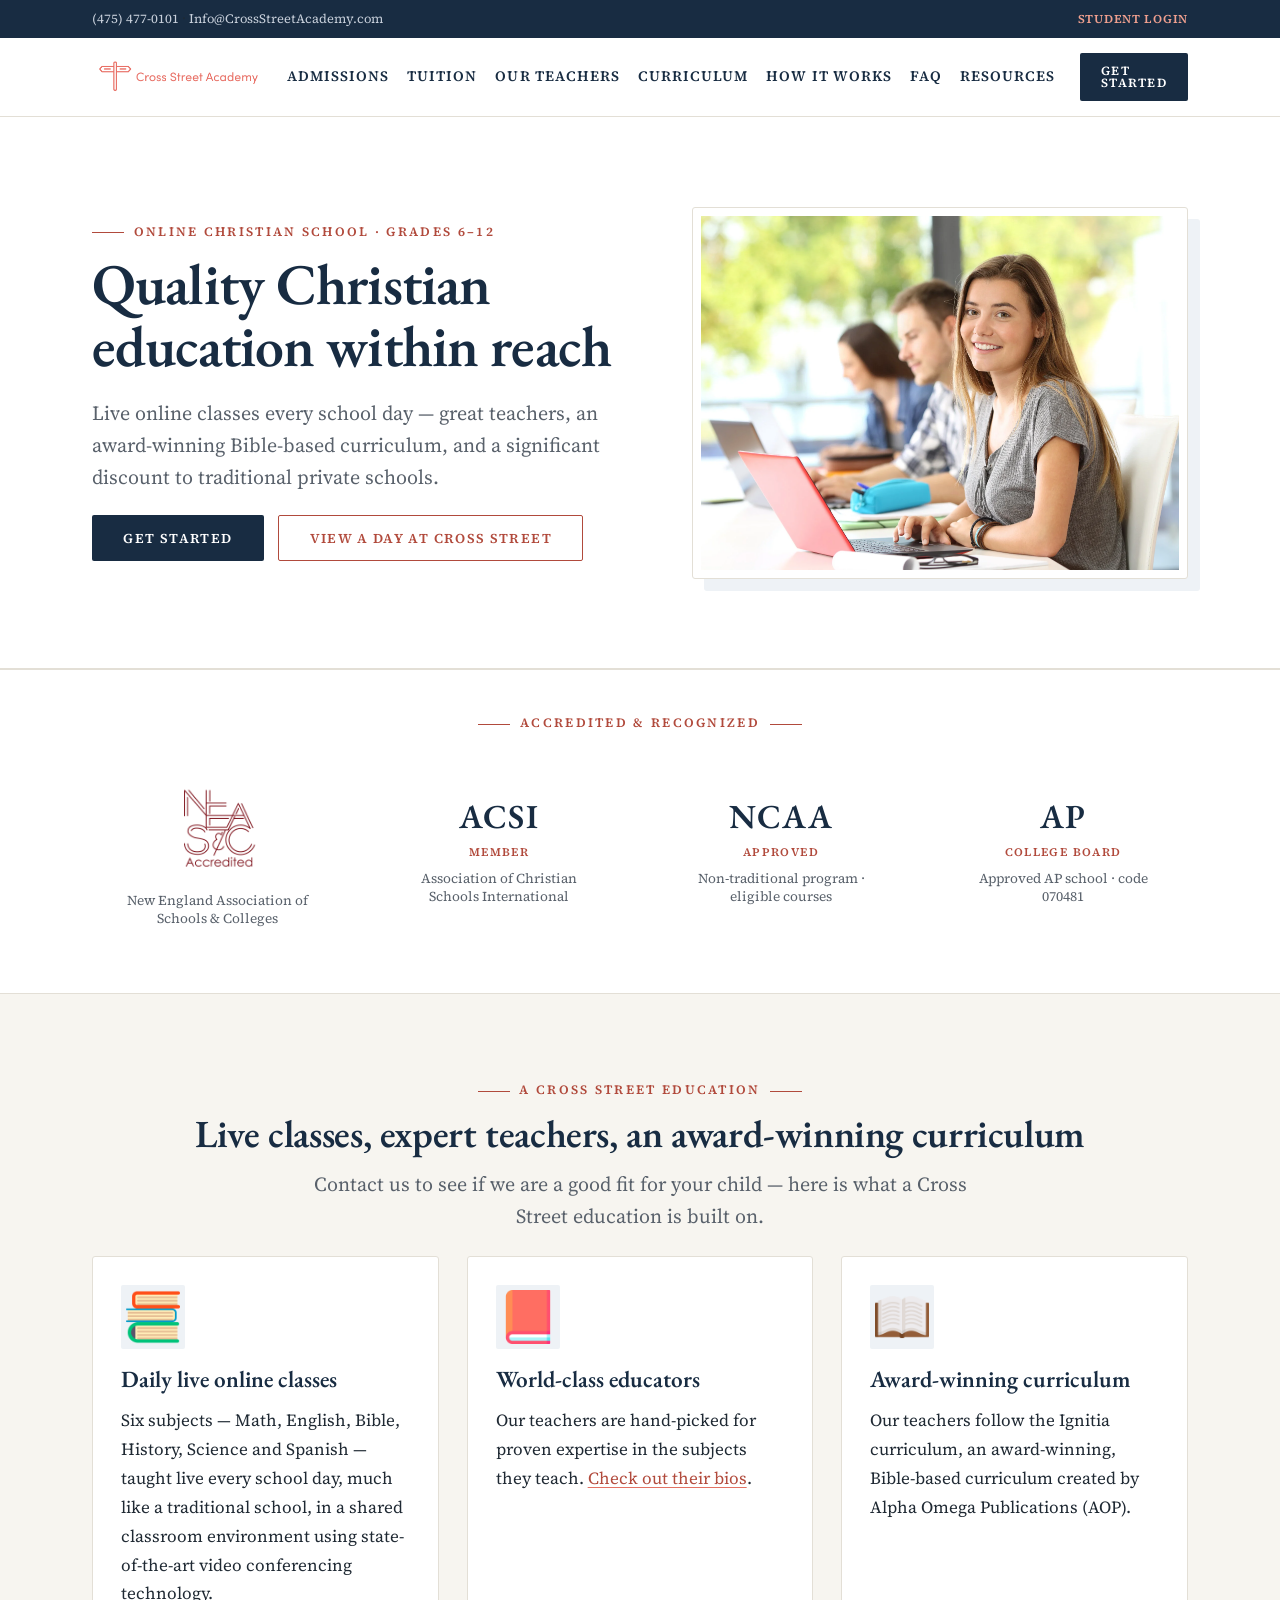
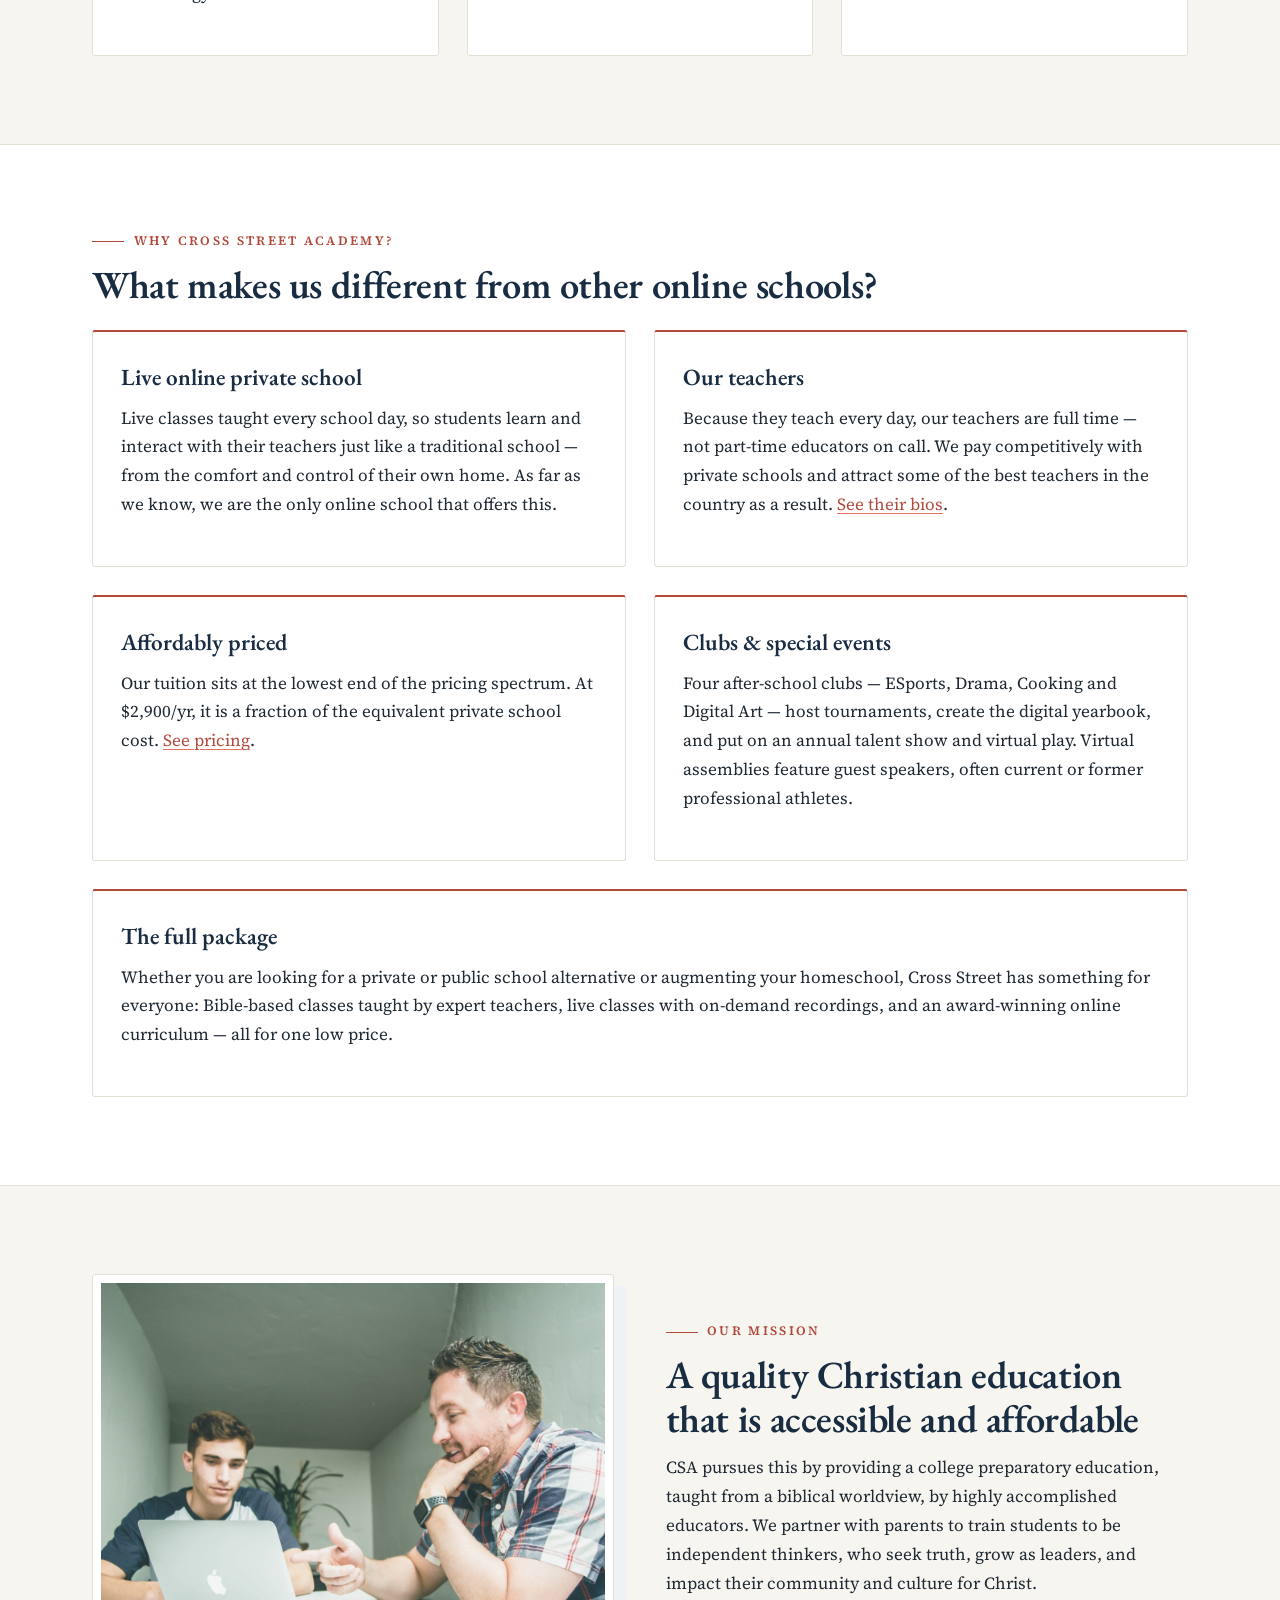
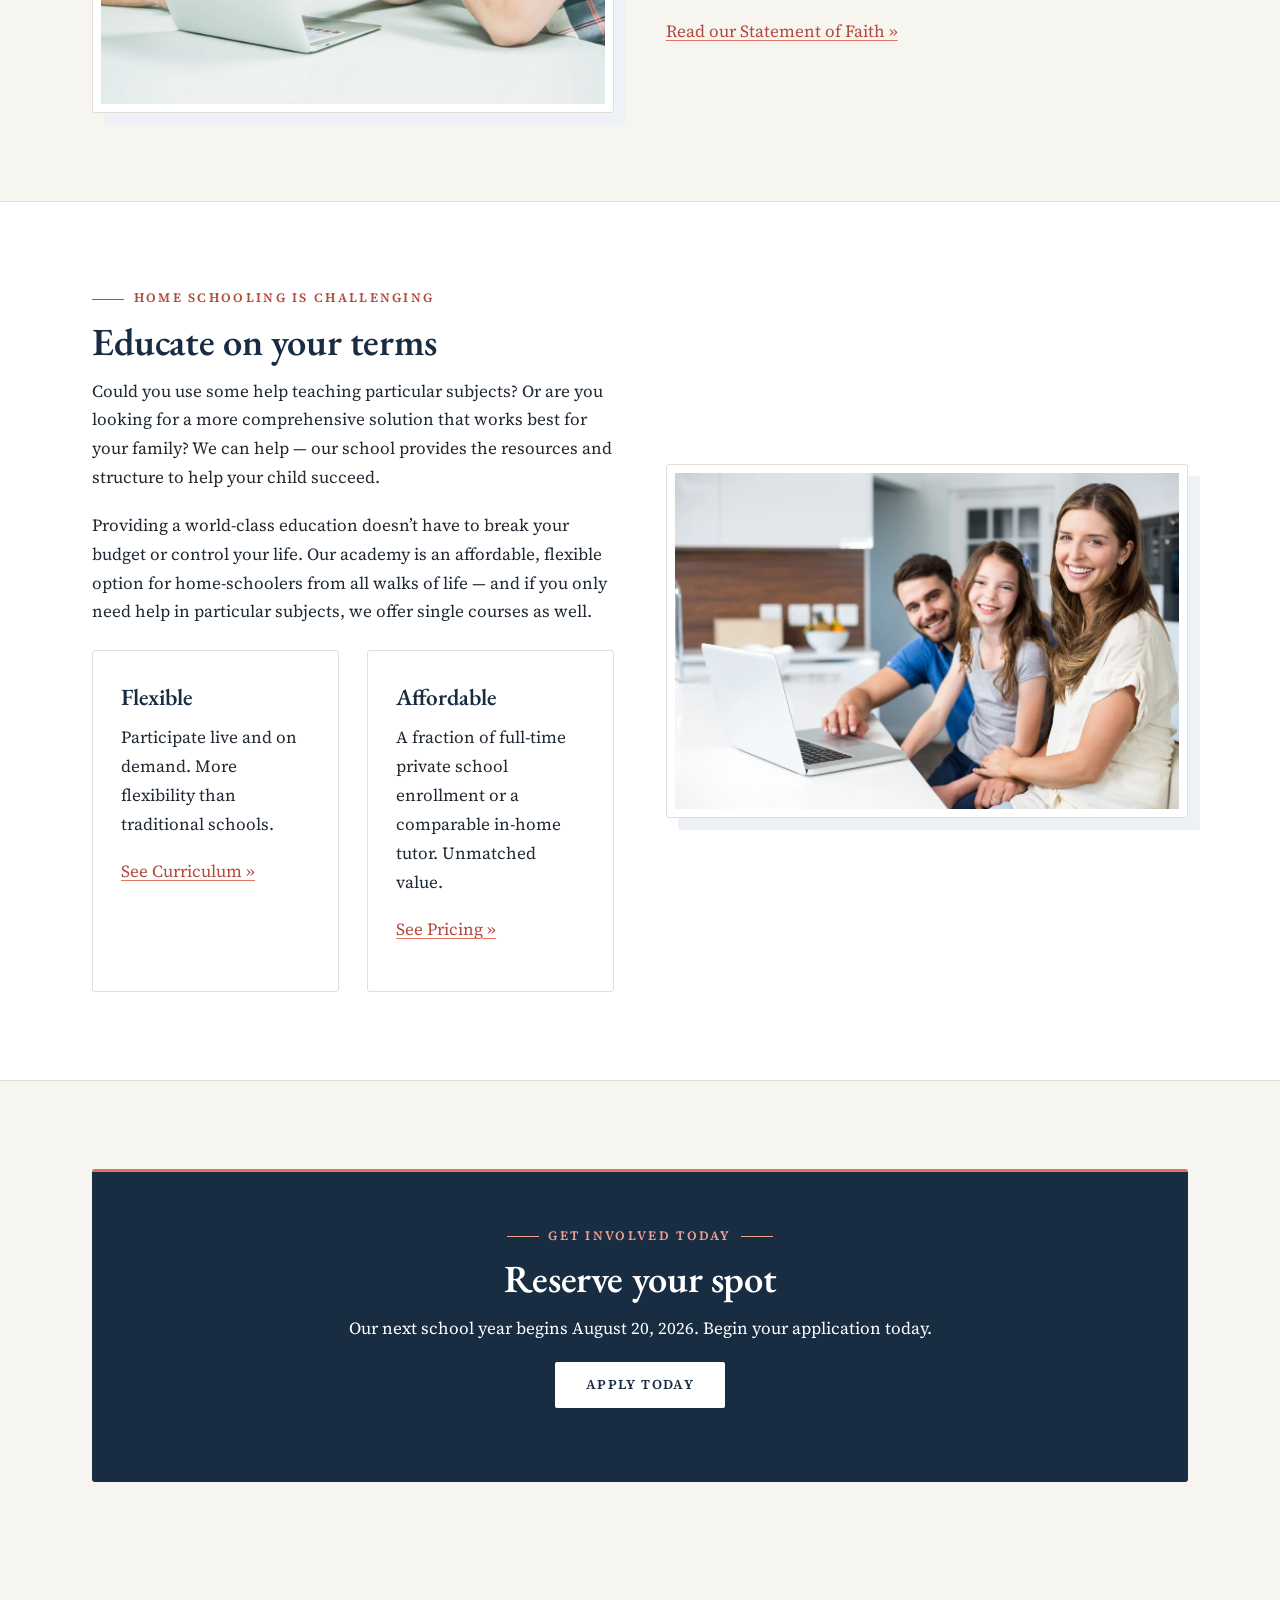
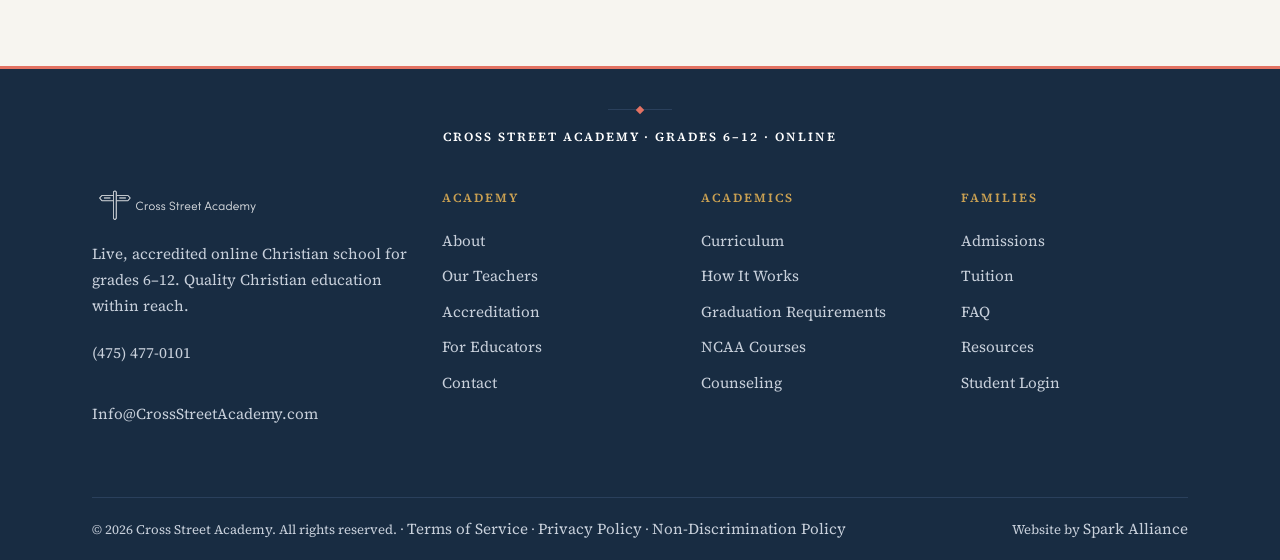
<file: index.html>
<!DOCTYPE html>
<html lang="en">
<head>
<meta charset="utf-8">
<meta name="viewport" content="width=device-width, initial-scale=1">
<link rel="icon" type="image/png" href="assets/img/favicon.png">
<title>Online Christian School Grades 6–12 | Cross Street Academy</title>
<meta name="description" content="A live, accredited online Christian school for grades 6–12. Flexible schedules, caring teachers, strong academics from a biblical worldview. Enroll today!">
<link rel="canonical" href="https://www.crossstreetacademy.com/">
<meta property="og:type" content="website">
<meta property="og:site_name" content="Cross Street Academy">
<meta property="og:title" content="Online Christian School Grades 6–12 | Cross Street Academy">
<meta property="og:description" content="A live, accredited online Christian school for grades 6–12. Flexible schedules, caring teachers, strong academics from a biblical worldview. Enroll today!">
<meta property="og:url" content="https://www.crossstreetacademy.com/">
<meta property="og:image" content="https://www.crossstreetacademy.com/assets/img/logo-horz-red.webp">
<meta name="twitter:card" content="summary_large_image">
<link rel="preconnect" href="https://fonts.googleapis.com">
<link rel="preconnect" href="https://fonts.gstatic.com" crossorigin>
<link href="https://fonts.googleapis.com/css2?family=EB+Garamond:ital,wght@0,500;0,600;0,700;1,500&family=Source+Serif+4:ital,wght@0,400;0,600;0,700;1,400&display=swap" rel="stylesheet">
<link rel="stylesheet" href="assets/css/style.css">
<script type="application/ld+json">{"@context": "https://schema.org", "@type": "School", "name": "Cross Street Academy", "url": "https://www.crossstreetacademy.com", "logo": "https://www.crossstreetacademy.com/assets/img/logo-horz-red.webp", "telephone": "+1-475-477-0101", "email": "Info@CrossStreetAcademy.com", "description": "Live, accredited online Christian school for grades 6-12.", "sameAs": ["https://www.facebook.com/CrossStreetDaily"], "address": {"@type": "PostalAddress", "addressRegion": "CT", "addressCountry": "US"}}</script>
<script type="application/ld+json">{"@context": "https://schema.org", "@type": "WebSite", "name": "Cross Street Academy", "url": "https://www.crossstreetacademy.com"}</script>
</head>
<body>
<a class="skip" href="#main">Skip to content</a>
<header class="site-header">
 <div class="topbar">
  <div class="wrap">
   <p><a href="tel:+14754770101">(475) 477-0101</a><span class="email"> &middot; <a href="mailto:Info@CrossStreetAcademy.com">Info@CrossStreetAcademy.com</a></span></p>
   <a class="login" href="https://crossstreet.ignitiaschools.com" rel="noopener">Student Login</a>
  </div>
 </div>
 <div class="wrap bar">
  <a class="brand" href="index.html" aria-label="Cross Street Academy home"><img src="assets/img/logo-horz-red.webp" alt="Cross Street Academy" width="190" height="47"></a>
  <button class="nav-toggle" aria-label="Menu" aria-expanded="false" onclick="document.body.classList.toggle('nav-open');document.querySelector('.nav').classList.toggle('open');this.setAttribute('aria-expanded',document.querySelector('.nav').classList.contains('open'))"><span></span></button>
  <nav class="nav" aria-label="Main">
   <a href="admissions.html">Admissions</a><a href="tuition.html">Tuition</a><a href="teachers.html">Our Teachers</a><a href="curriculum.html">Curriculum</a><a href="how-it-works.html">How It Works</a><a href="faq.html">FAQ</a><a href="resources.html">Resources</a>
   <a class="btn btn-primary btn-sm" href="contact.html">Get Started</a>
  </nav>
 </div>
</header>
<main id="main">

<section class="hero">
 <div class="wrap">
  <div>
   <p class="eyebrow">Online Christian School &middot; Grades 6&ndash;12</p>
   <h1>Quality Christian education within reach</h1>
   <p class="lead">Live online classes every school day &mdash; great teachers, an award-winning Bible-based curriculum, and a significant discount to traditional private schools.</p>
   <div class="actions">
    <a class="btn btn-primary" href="contact.html">Get Started</a>
    <a class="btn btn-ghost" href="how-it-works.html">View a Day at Cross Street</a>
   </div>
  </div>
  <img src="assets/img/home-hero.webp" alt="Student attending a live online class at Cross Street Academy from a desk at home" fetchpriority="high">
 </div>
</section>

<section class="cred-strip" aria-label="Accreditation and approvals">
 <div class="wrap">
  <p class="eyebrow center">Accredited &amp; Recognized</p>
  <div class="cred-row">
   <a class="cred" href="accreditation.html"><img src="assets/img/neasc-accredited.png" alt="NEASC Accredited seal" width="96" height="96" loading="lazy"><span class="who">New England Association of Schools &amp; Colleges</span></a>
   <a class="cred" href="accreditation.html"><span class="abbr">ACSI</span><span class="what">Member</span><span class="who">Association of Christian Schools International</span></a>
   <a class="cred" href="ncaa.html"><span class="abbr">NCAA</span><span class="what">Approved</span><span class="who">Non-traditional program &middot; eligible courses</span></a>
   <a class="cred" href="accreditation.html"><span class="abbr">AP</span><span class="what">College Board</span><span class="who">Approved AP school &middot; code 070481</span></a>
  </div>
 </div>
</section>

<section class="section">
 <div class="wrap">
  <div class="center">
   <p class="eyebrow">A Cross Street education</p>
   <h2>Live classes, expert teachers, an award-winning curriculum</h2>
   <p class="lead prose mx-auto">Contact us to see if we are a good fit for your child &mdash; here is what a Cross Street education is built on.</p>
  </div>
  <div class="grid c3 mt-3">
   <div class="card">
    <img class="icon" src="assets/img/icon-books.webp" alt="">
    <h3>Daily live online classes</h3>
    <p>Six subjects &mdash; Math, English, Bible, History, Science and Spanish &mdash; taught live every school day, much like a traditional school, in a shared classroom environment using state-of-the-art video conferencing technology.</p>
   </div>
   <div class="card">
    <img class="icon" src="assets/img/icon-hardcover.webp" alt="">
    <h3>World-class educators</h3>
    <p>Our teachers are hand-picked for proven expertise in the subjects they teach. <a href="teachers.html">Check out their bios</a>.</p>
   </div>
   <div class="card">
    <img class="icon" src="assets/img/icon-book.webp" alt="">
    <h3>Award-winning curriculum</h3>
    <p>Our teachers follow the Ignitia curriculum, an award-winning, Bible-based curriculum created by Alpha Omega Publications (AOP).</p>
   </div>
  </div>
 </div>
</section>

<section class="section alt">
 <div class="wrap">
  <p class="eyebrow">Why Cross Street Academy?</p>
  <h2>What makes us different from other online schools?</h2>
  <div class="grid c2 mt-3">
   <div class="card accent">
    <h3>Live online private school</h3>
    <p>Live classes taught every school day, so students learn and interact with their teachers just like a traditional school &mdash; from the comfort and control of their own home. As far as we know, we are the only online school that offers this.</p>
   </div>
   <div class="card accent">
    <h3>Our teachers</h3>
    <p>Because they teach every day, our teachers are full time &mdash; not part-time educators on call. We pay competitively with private schools and attract some of the best teachers in the country as a result. <a href="teachers.html">See their bios</a>.</p>
   </div>
   <div class="card accent">
    <h3>Affordably priced</h3>
    <p>Our tuition sits at the lowest end of the pricing spectrum. At $2,900/yr, it is a fraction of the equivalent private school cost. <a href="tuition.html">See pricing</a>.</p>
   </div>
   <div class="card accent">
    <h3>Clubs &amp; special events</h3>
    <p>Four after-school clubs &mdash; ESports, Drama, Cooking and Digital Art &mdash; host tournaments, create the digital yearbook, and put on an annual talent show and virtual play. Virtual assemblies feature guest speakers, often current or former professional athletes.</p>
   </div>
   <div class="card accent wide">
    <h3>The full package</h3>
    <p>Whether you are looking for a private or public school alternative or augmenting your homeschool, Cross Street has something for everyone: Bible-based classes taught by expert teachers, live classes with on-demand recordings, and an award-winning online curriculum &mdash; all for one low price.</p>
   </div>
  </div>
 </div>
</section>

<section class="section">
 <div class="wrap split">
  <img src="assets/img/home-mission.webp" alt="Open Bible resting beside study materials" loading="lazy">
  <div>
   <p class="eyebrow">Our Mission</p>
   <h2>A quality Christian education that is accessible and affordable</h2>
   <p>CSA pursues this by providing a college preparatory education, taught from a biblical worldview, by highly accomplished educators. We partner with parents to train students to be independent thinkers, who seek truth, grow as leaders, and impact their community and culture for Christ.</p>
   <p><a href="faq.html#statement-of-faith">Read our Statement of Faith &raquo;</a></p>
  </div>
 </div>
</section>

<section class="section alt">
 <div class="wrap split">
  <div>
   <p class="eyebrow">Home schooling is challenging</p>
   <h2>Educate on your terms</h2>
   <p>Could you use some help teaching particular subjects? Or are you looking for a more comprehensive solution that works best for your family? We can help &mdash; our school provides the resources and structure to help your child succeed.</p>
   <p>Providing a world-class education doesn&rsquo;t have to break your budget or control your life. Our academy is an affordable, flexible option for home-schoolers from all walks of life &mdash; and if you only need help in particular subjects, we offer single courses as well.</p>
   <div class="grid c2 mt-3">
    <div class="card">
     <h3>Flexible</h3>
     <p>Participate live and on demand. More flexibility than traditional schools.</p>
     <p><a href="curriculum.html">See Curriculum &raquo;</a></p>
    </div>
    <div class="card">
     <h3>Affordable</h3>
     <p>A fraction of full-time private school enrollment or a comparable in-home tutor. Unmatched value.</p>
     <p><a href="tuition.html">See Pricing &raquo;</a></p>
    </div>
   </div>
  </div>
  <img src="assets/img/home-getinvolved.webp" alt="Parent and student learning together at the kitchen table" loading="lazy">
 </div>
</section>

<section class="section">
 <div class="wrap">
  <div class="callout">
   <p class="eyebrow">Get involved today</p>
   <h2>Reserve your spot</h2>
   <p>Our next school year begins August 20, 2026. Begin your application today.</p>
   <p class="mt-2"><a class="btn" href="admissions.html">Apply Today</a></p>
  </div>
 </div>
</section>
</main>
<footer class="site-footer">
 <div class="wrap">
  <div class="footer-id">
   <div class="ornament" aria-hidden="true"></div>
   <p>Cross Street Academy &middot; Grades 6&ndash;12 &middot; Online</p>
  </div>
  <div class="cols">
   <div class="brandcol">
    <img src="assets/img/logo-horz-red.webp" alt="Cross Street Academy">
    <p>Live, accredited online Christian school for grades 6&ndash;12. Quality Christian education within reach.</p>
    <p><a href="tel:+14754770101">(475) 477-0101</a><br><a href="mailto:Info@CrossStreetAcademy.com">Info@CrossStreetAcademy.com</a></p>
   </div>
   <div><h4>Academy</h4><a href="about.html">About</a><a href="teachers.html">Our Teachers</a><a href="accreditation.html">Accreditation</a><a href="educators.html">For Educators</a><a href="contact.html">Contact</a></div><div><h4>Academics</h4><a href="curriculum.html">Curriculum</a><a href="how-it-works.html">How It Works</a><a href="graduation-requirements.html">Graduation Requirements</a><a href="ncaa.html">NCAA Courses</a><a href="counseling.html">Counseling</a></div><div><h4>Families</h4><a href="admissions.html">Admissions</a><a href="tuition.html">Tuition</a><a href="faq.html">FAQ</a><a href="resources.html">Resources</a><a href="https://crossstreet.ignitiaschools.com">Student Login</a></div>
  </div>
  <div class="fine">
   <span>&copy; 2026 Cross Street Academy. All rights reserved. &middot; <a href="https://www.crossstreetacademy.com/terms-of-service">Terms of Service</a> &middot; <a href="https://www.crossstreetacademy.com/privacy-policy">Privacy Policy</a> &middot; <a href="admissions.html#nondiscrimination">Non-Discrimination Policy</a></span>
   <span>Website by <a href="https://sparkallianceinc.com" rel="noopener">Spark Alliance</a></span>
  </div>
 </div>
</footer>
</body>
</html>
</file>
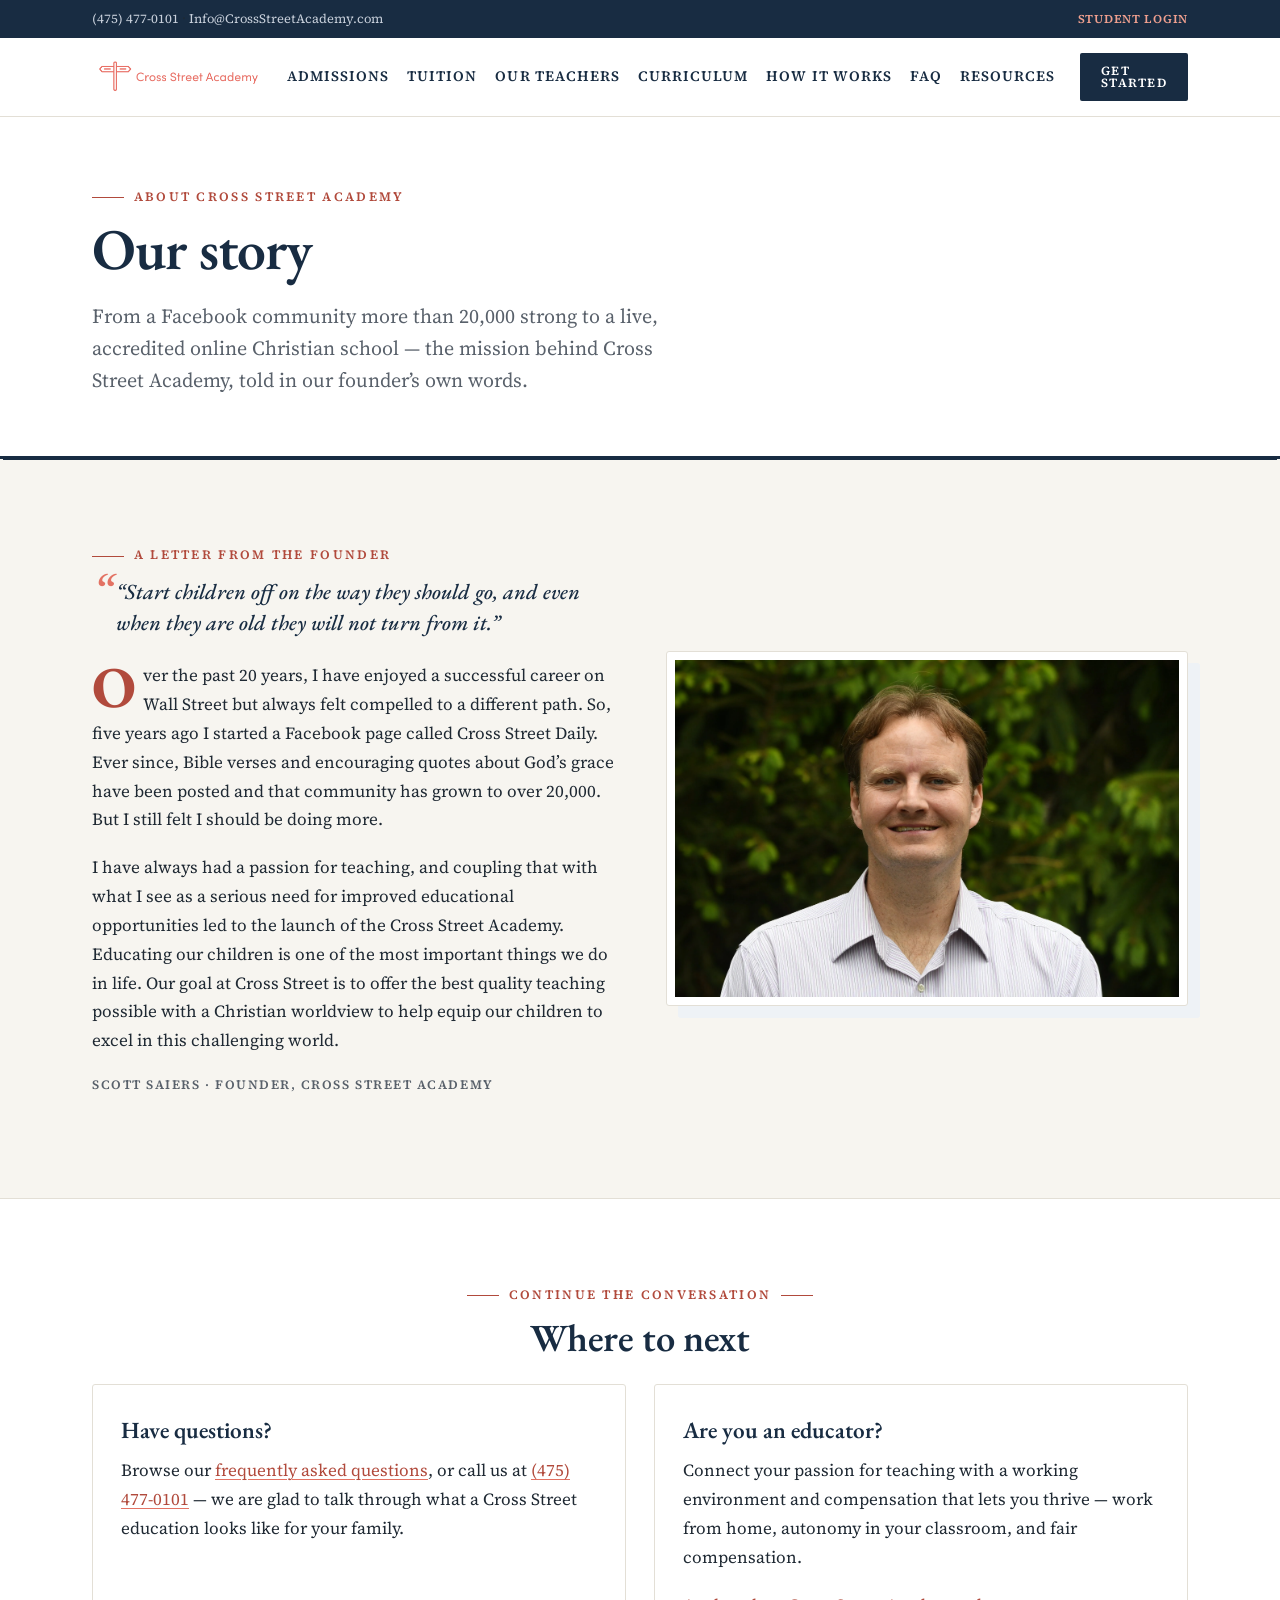
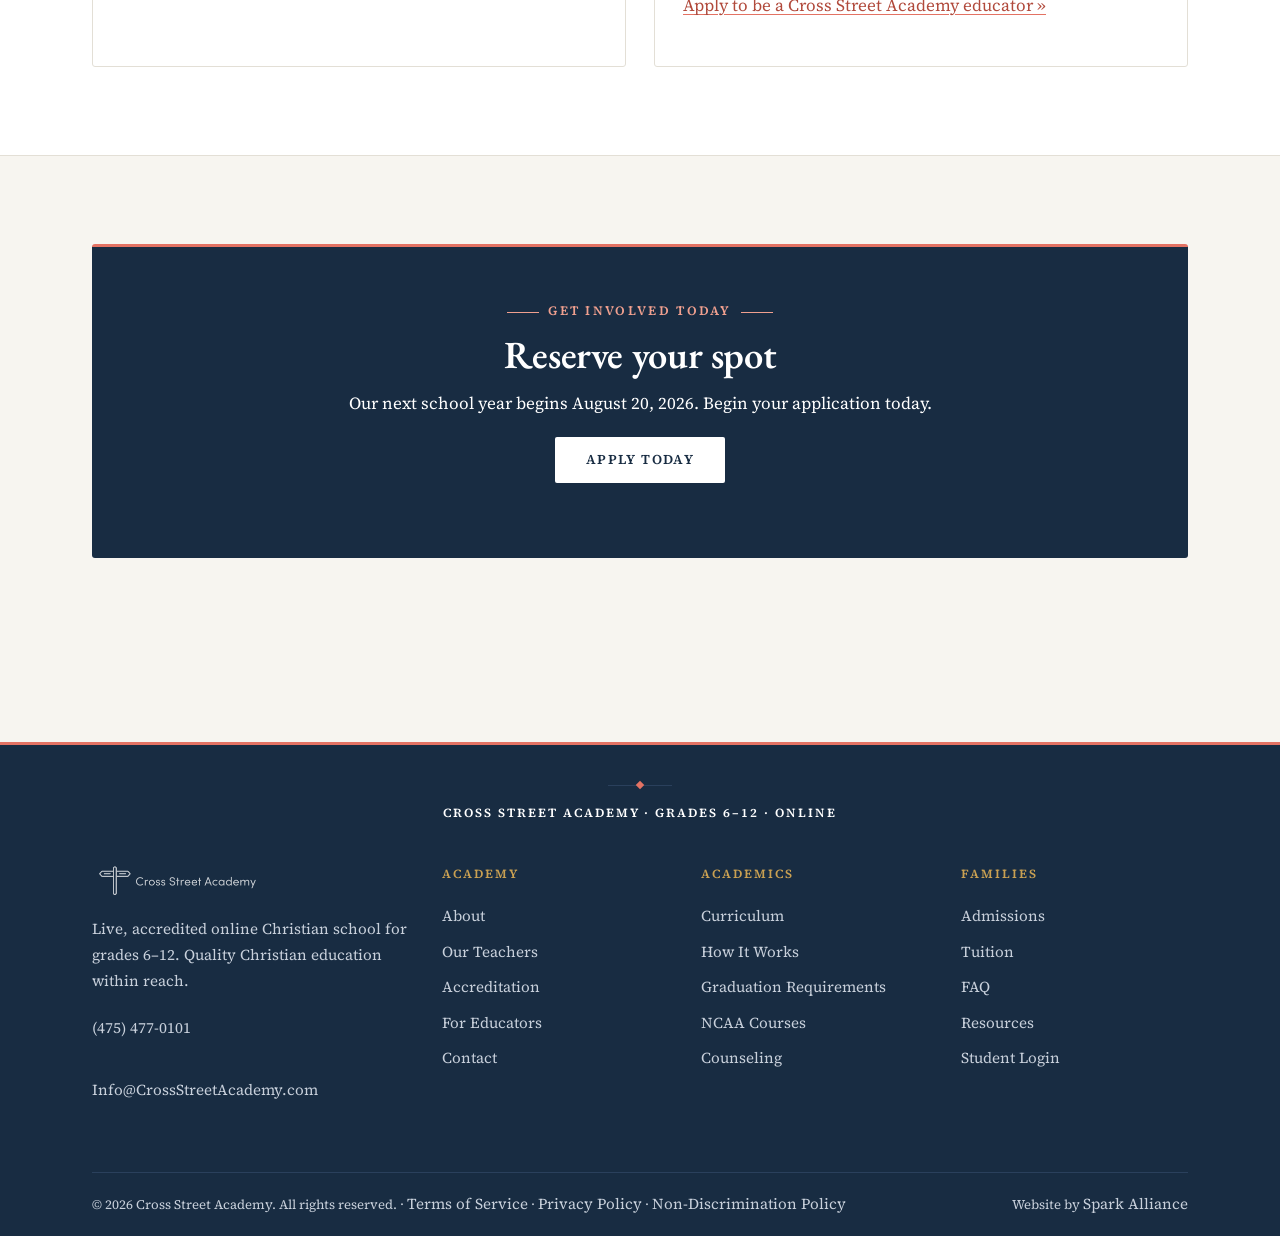
<file: about.html>
<!DOCTYPE html>
<html lang="en">
<head>
<meta charset="utf-8">
<meta name="viewport" content="width=device-width, initial-scale=1">
<link rel="icon" type="image/png" href="assets/img/favicon.png">
<title>About Us | Our Story & Mission | Cross Street Academy</title>
<meta name="description" content="From a Facebook community of 20,000 to a live online Christian school — the story and mission behind Cross Street Academy, founded by Scott Saiers.">
<link rel="canonical" href="https://www.crossstreetacademy.com/about.html">
<meta property="og:type" content="website">
<meta property="og:site_name" content="Cross Street Academy">
<meta property="og:title" content="About Us | Our Story & Mission | Cross Street Academy">
<meta property="og:description" content="From a Facebook community of 20,000 to a live online Christian school — the story and mission behind Cross Street Academy, founded by Scott Saiers.">
<meta property="og:url" content="https://www.crossstreetacademy.com/about.html">
<meta property="og:image" content="https://www.crossstreetacademy.com/assets/img/logo-horz-red.webp">
<meta name="twitter:card" content="summary_large_image">
<link rel="preconnect" href="https://fonts.googleapis.com">
<link rel="preconnect" href="https://fonts.gstatic.com" crossorigin>
<link href="https://fonts.googleapis.com/css2?family=EB+Garamond:ital,wght@0,500;0,600;0,700;1,500&family=Source+Serif+4:ital,wght@0,400;0,600;0,700;1,400&display=swap" rel="stylesheet">
<link rel="stylesheet" href="assets/css/style.css">
<script type="application/ld+json">{"@context": "https://schema.org", "@type": "School", "name": "Cross Street Academy", "url": "https://www.crossstreetacademy.com", "logo": "https://www.crossstreetacademy.com/assets/img/logo-horz-red.webp", "telephone": "+1-475-477-0101", "email": "Info@CrossStreetAcademy.com", "description": "Live, accredited online Christian school for grades 6-12.", "sameAs": ["https://www.facebook.com/CrossStreetDaily"], "address": {"@type": "PostalAddress", "addressRegion": "CT", "addressCountry": "US"}}</script>
<script type="application/ld+json">{"@context": "https://schema.org", "@type": "BreadcrumbList", "itemListElement": [{"@type": "ListItem", "position": 1, "name": "Home", "item": "https://www.crossstreetacademy.com/"}, {"@type": "ListItem", "position": 2, "name": "About", "item": "https://www.crossstreetacademy.com/about.html"}]}</script>
</head>
<body>
<a class="skip" href="#main">Skip to content</a>
<header class="site-header">
 <div class="topbar">
  <div class="wrap">
   <p><a href="tel:+14754770101">(475) 477-0101</a><span class="email"> &middot; <a href="mailto:Info@CrossStreetAcademy.com">Info@CrossStreetAcademy.com</a></span></p>
   <a class="login" href="https://crossstreet.ignitiaschools.com" rel="noopener">Student Login</a>
  </div>
 </div>
 <div class="wrap bar">
  <a class="brand" href="index.html" aria-label="Cross Street Academy home"><img src="assets/img/logo-horz-red.webp" alt="Cross Street Academy" width="190" height="47"></a>
  <button class="nav-toggle" aria-label="Menu" aria-expanded="false" onclick="document.body.classList.toggle('nav-open');document.querySelector('.nav').classList.toggle('open');this.setAttribute('aria-expanded',document.querySelector('.nav').classList.contains('open'))"><span></span></button>
  <nav class="nav" aria-label="Main">
   <a href="admissions.html">Admissions</a><a href="tuition.html">Tuition</a><a href="teachers.html">Our Teachers</a><a href="curriculum.html">Curriculum</a><a href="how-it-works.html">How It Works</a><a href="faq.html">FAQ</a><a href="resources.html">Resources</a>
   <a class="btn btn-primary btn-sm" href="contact.html">Get Started</a>
  </nav>
 </div>
</header>
<main id="main">
<section class="page-hero">
 <div class="wrap">
  <p class="eyebrow">About Cross Street Academy</p>
  <h1>Our story</h1>
  <p class="lead">From a Facebook community more than 20,000 strong to a live, accredited online Christian school &mdash; the mission behind Cross Street Academy, told in our founder&rsquo;s own words.</p>
 </div>
</section>
<section class="section">
 <div class="wrap split">
  <div class="prose">
   <p class="eyebrow">A letter from the founder</p>
   <blockquote class="quote">&ldquo;Start children off on the way they should go, and even when they are old they will not turn from it.&rdquo;</blockquote>
   <p class="dropcap">Over the past 20 years, I have enjoyed a successful career on Wall Street but always felt compelled to a different path. So, five years ago I started a Facebook page called Cross Street Daily. Ever since, Bible verses and encouraging quotes about God&rsquo;s grace have been posted and that community has grown to over 20,000. But I still felt I should be doing more.</p>
   <p>I have always had a passion for teaching, and coupling that with what I see as a serious need for improved educational opportunities led to the launch of the Cross Street Academy. Educating our children is one of the most important things we do in life. Our goal at Cross Street is to offer the best quality teaching possible with a Christian worldview to help equip our children to excel in this challenging world.</p>
   <p class="attrib">Scott Saiers &middot; Founder, Cross Street Academy</p>
  </div>
  <img src="assets/img/founder-scott-saiers.webp" alt="Scott Saiers, Founder of Cross Street Academy" loading="lazy">
 </div>
</section>
<section class="section alt">
 <div class="wrap">
  <div class="center">
   <p class="eyebrow">Continue the conversation</p>
   <h2>Where to next</h2>
  </div>
  <div class="grid c2 mt-3">
   <div class="card"><h3>Have questions?</h3><p>Browse our <a href="faq.html">frequently asked questions</a>, or call us at <a href="tel:+14754770101">(475) 477-0101</a> &mdash; we are glad to talk through what a Cross Street education looks like for your family.</p></div>
   <div class="card"><h3>Are you an educator?</h3><p>Connect your passion for teaching with a working environment and compensation that lets you thrive &mdash; work from home, autonomy in your classroom, and fair compensation.</p><p><a href="educators.html">Apply to be a Cross Street Academy educator &raquo;</a></p></div>
  </div>
 </div>
</section>
<section class="section">
 <div class="wrap">
  <div class="callout">
   <p class="eyebrow">Get involved today</p>
   <h2>Reserve your spot</h2>
   <p>Our next school year begins August 20, 2026. Begin your application today.</p>
   <p class="mt-2"><a class="btn" href="admissions.html">Apply Today</a></p>
  </div>
 </div>
</section>
</main>
<footer class="site-footer">
 <div class="wrap">
  <div class="footer-id">
   <div class="ornament" aria-hidden="true"></div>
   <p>Cross Street Academy &middot; Grades 6&ndash;12 &middot; Online</p>
  </div>
  <div class="cols">
   <div class="brandcol">
    <img src="assets/img/logo-horz-red.webp" alt="Cross Street Academy">
    <p>Live, accredited online Christian school for grades 6&ndash;12. Quality Christian education within reach.</p>
    <p><a href="tel:+14754770101">(475) 477-0101</a><br><a href="mailto:Info@CrossStreetAcademy.com">Info@CrossStreetAcademy.com</a></p>
   </div>
   <div><h4>Academy</h4><a href="about.html">About</a><a href="teachers.html">Our Teachers</a><a href="accreditation.html">Accreditation</a><a href="educators.html">For Educators</a><a href="contact.html">Contact</a></div><div><h4>Academics</h4><a href="curriculum.html">Curriculum</a><a href="how-it-works.html">How It Works</a><a href="graduation-requirements.html">Graduation Requirements</a><a href="ncaa.html">NCAA Courses</a><a href="counseling.html">Counseling</a></div><div><h4>Families</h4><a href="admissions.html">Admissions</a><a href="tuition.html">Tuition</a><a href="faq.html">FAQ</a><a href="resources.html">Resources</a><a href="https://crossstreet.ignitiaschools.com">Student Login</a></div>
  </div>
  <div class="fine">
   <span>&copy; 2026 Cross Street Academy. All rights reserved. &middot; <a href="https://www.crossstreetacademy.com/terms-of-service">Terms of Service</a> &middot; <a href="https://www.crossstreetacademy.com/privacy-policy">Privacy Policy</a> &middot; <a href="admissions.html#nondiscrimination">Non-Discrimination Policy</a></span>
   <span>Website by <a href="https://sparkallianceinc.com" rel="noopener">Spark Alliance</a></span>
  </div>
 </div>
</footer>
</body>
</html>
</file>
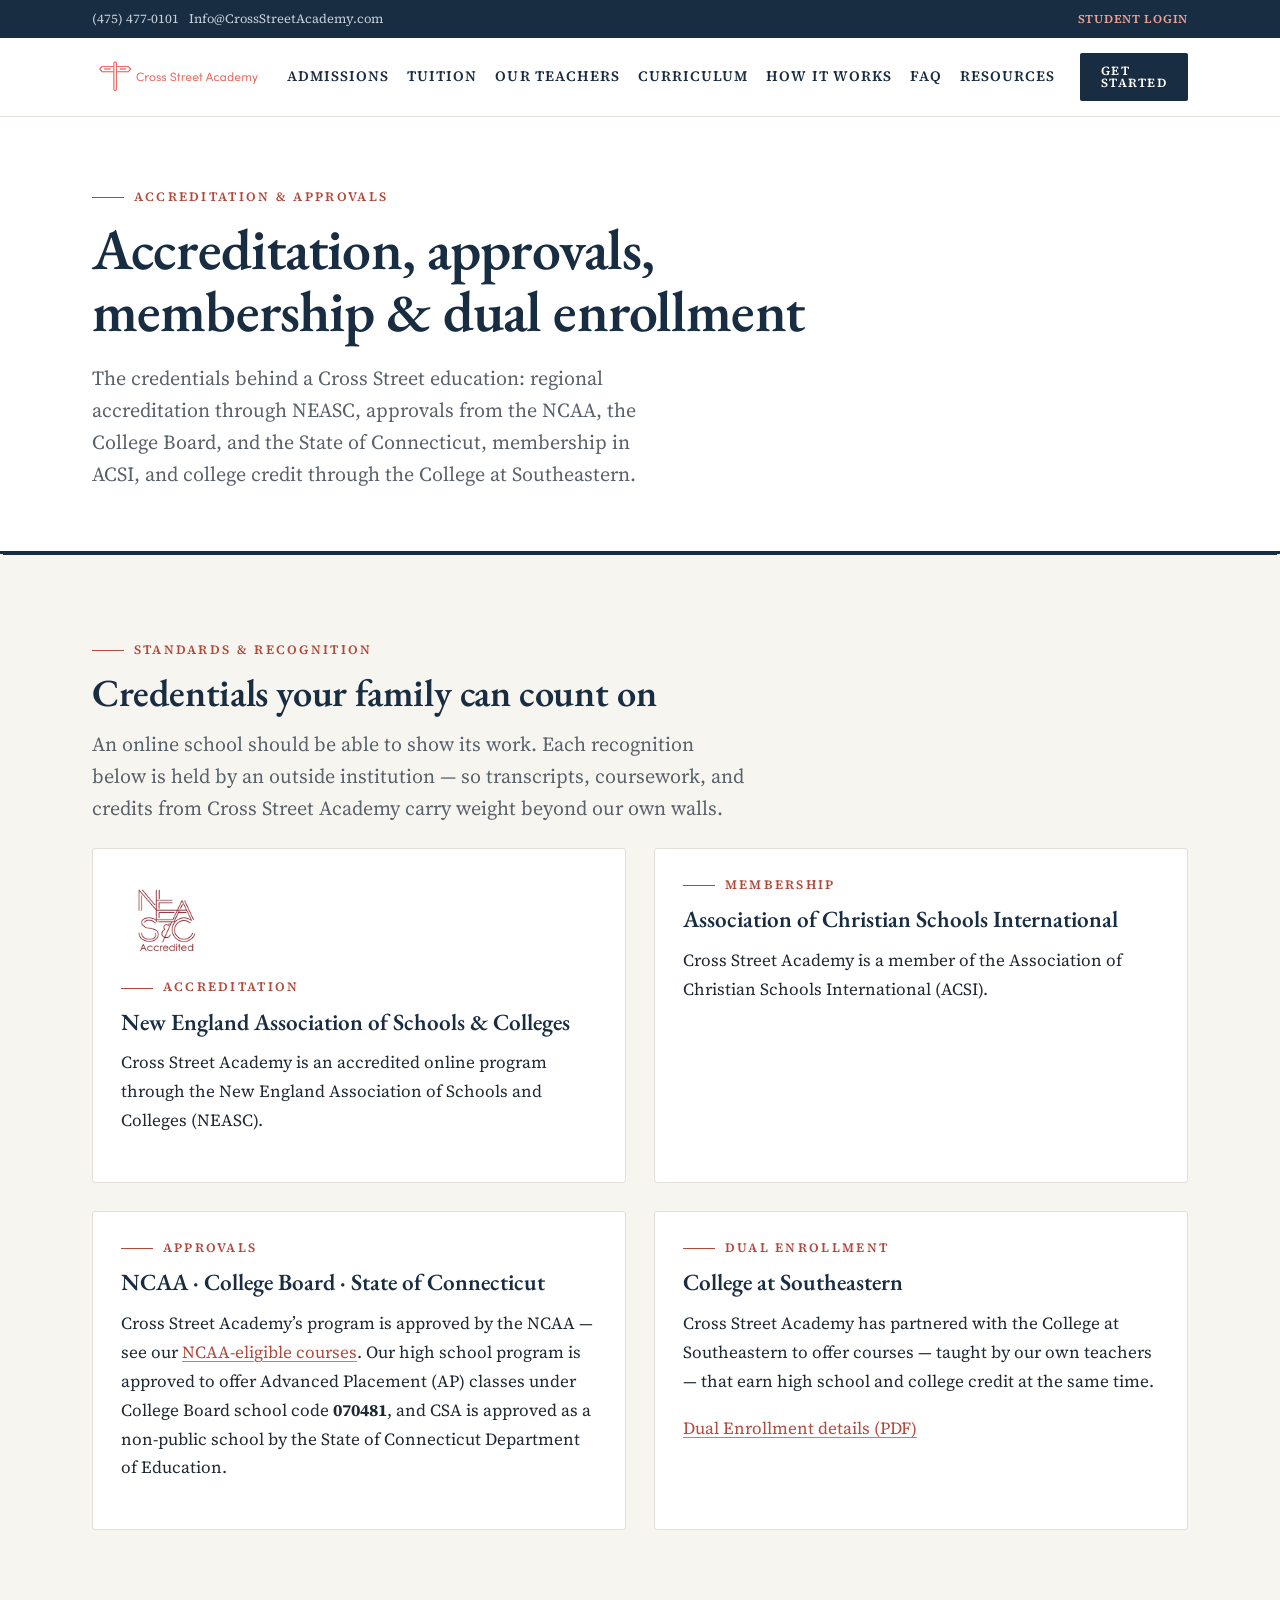
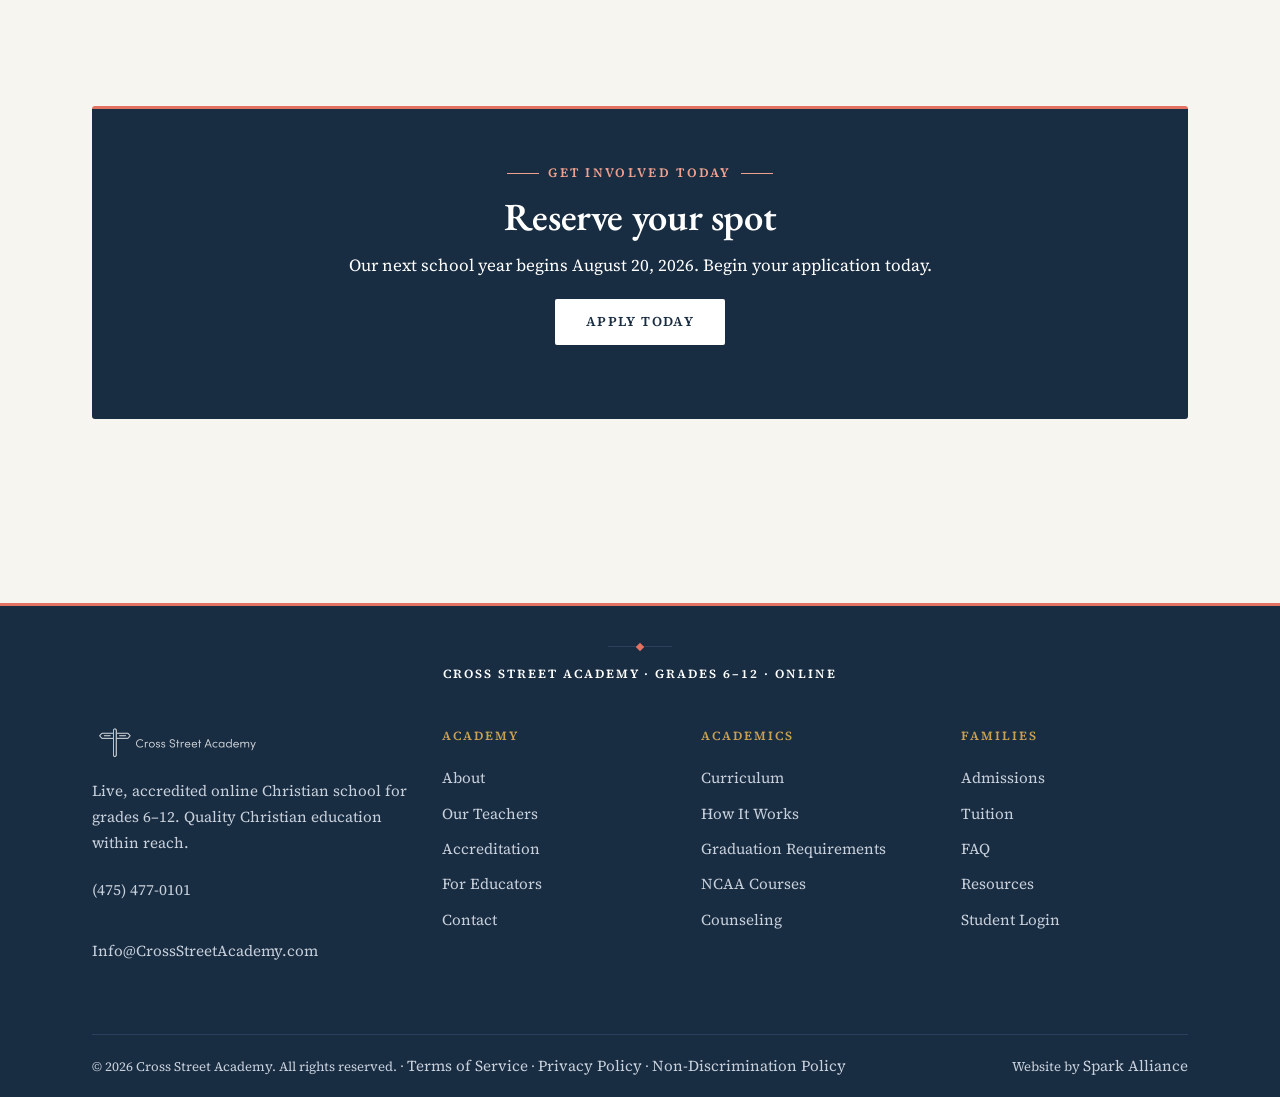
<file: accreditation.html>
<!DOCTYPE html>
<html lang="en">
<head>
<meta charset="utf-8">
<meta name="viewport" content="width=device-width, initial-scale=1">
<link rel="icon" type="image/png" href="assets/img/favicon.png">
<title>Accreditation & Approvals | Cross Street Academy</title>
<meta name="description" content="Cross Street Academy is NEASC accredited, NCAA and College Board approved, a Connecticut-approved non-public school, an ACSI member, and offers dual enrollment.">
<link rel="canonical" href="https://www.crossstreetacademy.com/accreditation.html">
<meta property="og:type" content="website">
<meta property="og:site_name" content="Cross Street Academy">
<meta property="og:title" content="Accreditation & Approvals | Cross Street Academy">
<meta property="og:description" content="Cross Street Academy is NEASC accredited, NCAA and College Board approved, a Connecticut-approved non-public school, an ACSI member, and offers dual enrollment.">
<meta property="og:url" content="https://www.crossstreetacademy.com/accreditation.html">
<meta property="og:image" content="https://www.crossstreetacademy.com/assets/img/logo-horz-red.webp">
<meta name="twitter:card" content="summary_large_image">
<link rel="preconnect" href="https://fonts.googleapis.com">
<link rel="preconnect" href="https://fonts.gstatic.com" crossorigin>
<link href="https://fonts.googleapis.com/css2?family=EB+Garamond:ital,wght@0,500;0,600;0,700;1,500&family=Source+Serif+4:ital,wght@0,400;0,600;0,700;1,400&display=swap" rel="stylesheet">
<link rel="stylesheet" href="assets/css/style.css">
<script type="application/ld+json">{"@context": "https://schema.org", "@type": "School", "name": "Cross Street Academy", "url": "https://www.crossstreetacademy.com", "logo": "https://www.crossstreetacademy.com/assets/img/logo-horz-red.webp", "telephone": "+1-475-477-0101", "email": "Info@CrossStreetAcademy.com", "description": "Live, accredited online Christian school for grades 6-12.", "sameAs": ["https://www.facebook.com/CrossStreetDaily"], "address": {"@type": "PostalAddress", "addressRegion": "CT", "addressCountry": "US"}}</script>
<script type="application/ld+json">{"@context": "https://schema.org", "@type": "BreadcrumbList", "itemListElement": [{"@type": "ListItem", "position": 1, "name": "Home", "item": "https://www.crossstreetacademy.com/"}, {"@type": "ListItem", "position": 2, "name": "Accreditation", "item": "https://www.crossstreetacademy.com/accreditation.html"}]}</script>
</head>
<body>
<a class="skip" href="#main">Skip to content</a>
<header class="site-header">
 <div class="topbar">
  <div class="wrap">
   <p><a href="tel:+14754770101">(475) 477-0101</a><span class="email"> &middot; <a href="mailto:Info@CrossStreetAcademy.com">Info@CrossStreetAcademy.com</a></span></p>
   <a class="login" href="https://crossstreet.ignitiaschools.com" rel="noopener">Student Login</a>
  </div>
 </div>
 <div class="wrap bar">
  <a class="brand" href="index.html" aria-label="Cross Street Academy home"><img src="assets/img/logo-horz-red.webp" alt="Cross Street Academy" width="190" height="47"></a>
  <button class="nav-toggle" aria-label="Menu" aria-expanded="false" onclick="document.body.classList.toggle('nav-open');document.querySelector('.nav').classList.toggle('open');this.setAttribute('aria-expanded',document.querySelector('.nav').classList.contains('open'))"><span></span></button>
  <nav class="nav" aria-label="Main">
   <a href="admissions.html">Admissions</a><a href="tuition.html">Tuition</a><a href="teachers.html">Our Teachers</a><a href="curriculum.html">Curriculum</a><a href="how-it-works.html">How It Works</a><a href="faq.html">FAQ</a><a href="resources.html">Resources</a>
   <a class="btn btn-primary btn-sm" href="contact.html">Get Started</a>
  </nav>
 </div>
</header>
<main id="main">
<section class="page-hero">
 <div class="wrap">
  <p class="eyebrow">Accreditation &amp; Approvals</p>
  <h1>Accreditation, approvals, membership &amp; dual enrollment</h1>
  <p class="lead">The credentials behind a Cross Street education: regional accreditation through NEASC, approvals from the NCAA, the College Board, and the State of Connecticut, membership in ACSI, and college credit through the College at Southeastern.</p>
 </div>
</section>
<section class="section">
 <div class="wrap">
  <p class="eyebrow">Standards &amp; Recognition</p>
  <h2>Credentials your family can count on</h2>
  <p class="lead prose">An online school should be able to show its work. Each recognition below is held by an outside institution &mdash; so transcripts, coursework, and credits from Cross Street Academy carry weight beyond our own walls.</p>
  <div class="grid c2 mt-3">
   <div class="card">
    <img src="assets/img/neasc-accredited.png" alt="NEASC Accredited seal" width="88" height="88" loading="lazy" class="cred-mark">
    <p class="eyebrow">Accreditation</p>
    <h3>New England Association of Schools &amp; Colleges</h3>
    <p>Cross Street Academy is an accredited online program through the New England Association of Schools and Colleges (NEASC).</p>
   </div>
   <div class="card">
    <p class="eyebrow">Membership</p>
    <h3>Association of Christian Schools International</h3>
    <p>Cross Street Academy is a member of the Association of Christian Schools International (ACSI).</p>
   </div>
   <div class="card">
    <p class="eyebrow">Approvals</p>
    <h3>NCAA &middot; College Board &middot; State of Connecticut</h3>
    <p>Cross Street Academy&rsquo;s program is approved by the NCAA &mdash; see our <a href="ncaa.html">NCAA-eligible courses</a>. Our high school program is approved to offer Advanced Placement (AP) classes under College Board school code <strong>070481</strong>, and CSA is approved as a non-public school by the State of Connecticut Department of Education.</p>
   </div>
   <div class="card">
    <p class="eyebrow">Dual Enrollment</p>
    <h3>College at Southeastern</h3>
    <p>Cross Street Academy has partnered with the College at Southeastern to offer courses &mdash; taught by our own teachers &mdash; that earn high school and college credit at the same time.</p>
    <p><a href="assets/pdf/Dual-Enrollment.pdf">Dual Enrollment details (PDF)</a></p>
   </div>
  </div>
 </div>
</section>
<section class="section">
 <div class="wrap">
  <div class="callout">
   <p class="eyebrow">Get involved today</p>
   <h2>Reserve your spot</h2>
   <p>Our next school year begins August 20, 2026. Begin your application today.</p>
   <p class="mt-2"><a class="btn" href="admissions.html">Apply Today</a></p>
  </div>
 </div>
</section>
</main>
<footer class="site-footer">
 <div class="wrap">
  <div class="footer-id">
   <div class="ornament" aria-hidden="true"></div>
   <p>Cross Street Academy &middot; Grades 6&ndash;12 &middot; Online</p>
  </div>
  <div class="cols">
   <div class="brandcol">
    <img src="assets/img/logo-horz-red.webp" alt="Cross Street Academy">
    <p>Live, accredited online Christian school for grades 6&ndash;12. Quality Christian education within reach.</p>
    <p><a href="tel:+14754770101">(475) 477-0101</a><br><a href="mailto:Info@CrossStreetAcademy.com">Info@CrossStreetAcademy.com</a></p>
   </div>
   <div><h4>Academy</h4><a href="about.html">About</a><a href="teachers.html">Our Teachers</a><a href="accreditation.html">Accreditation</a><a href="educators.html">For Educators</a><a href="contact.html">Contact</a></div><div><h4>Academics</h4><a href="curriculum.html">Curriculum</a><a href="how-it-works.html">How It Works</a><a href="graduation-requirements.html">Graduation Requirements</a><a href="ncaa.html">NCAA Courses</a><a href="counseling.html">Counseling</a></div><div><h4>Families</h4><a href="admissions.html">Admissions</a><a href="tuition.html">Tuition</a><a href="faq.html">FAQ</a><a href="resources.html">Resources</a><a href="https://crossstreet.ignitiaschools.com">Student Login</a></div>
  </div>
  <div class="fine">
   <span>&copy; 2026 Cross Street Academy. All rights reserved. &middot; <a href="https://www.crossstreetacademy.com/terms-of-service">Terms of Service</a> &middot; <a href="https://www.crossstreetacademy.com/privacy-policy">Privacy Policy</a> &middot; <a href="admissions.html#nondiscrimination">Non-Discrimination Policy</a></span>
   <span>Website by <a href="https://sparkallianceinc.com" rel="noopener">Spark Alliance</a></span>
  </div>
 </div>
</footer>
</body>
</html>
</file>
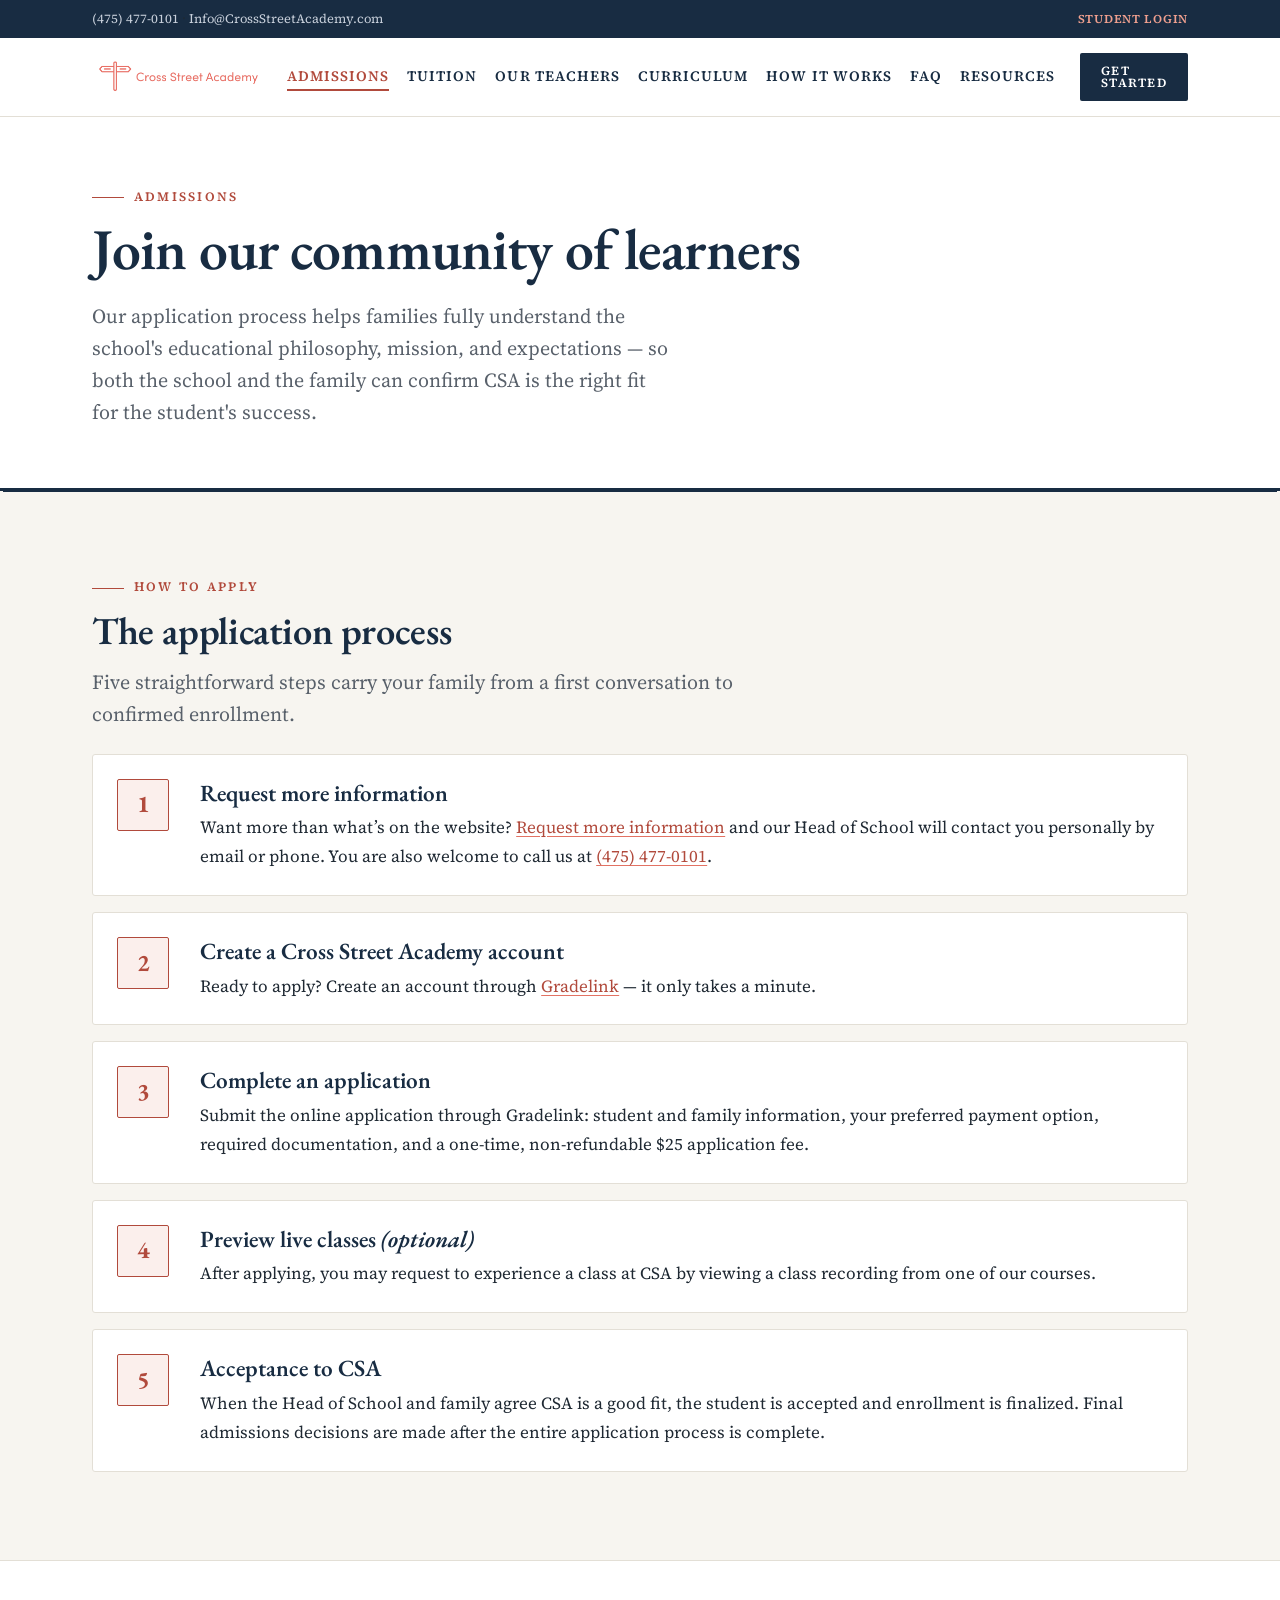
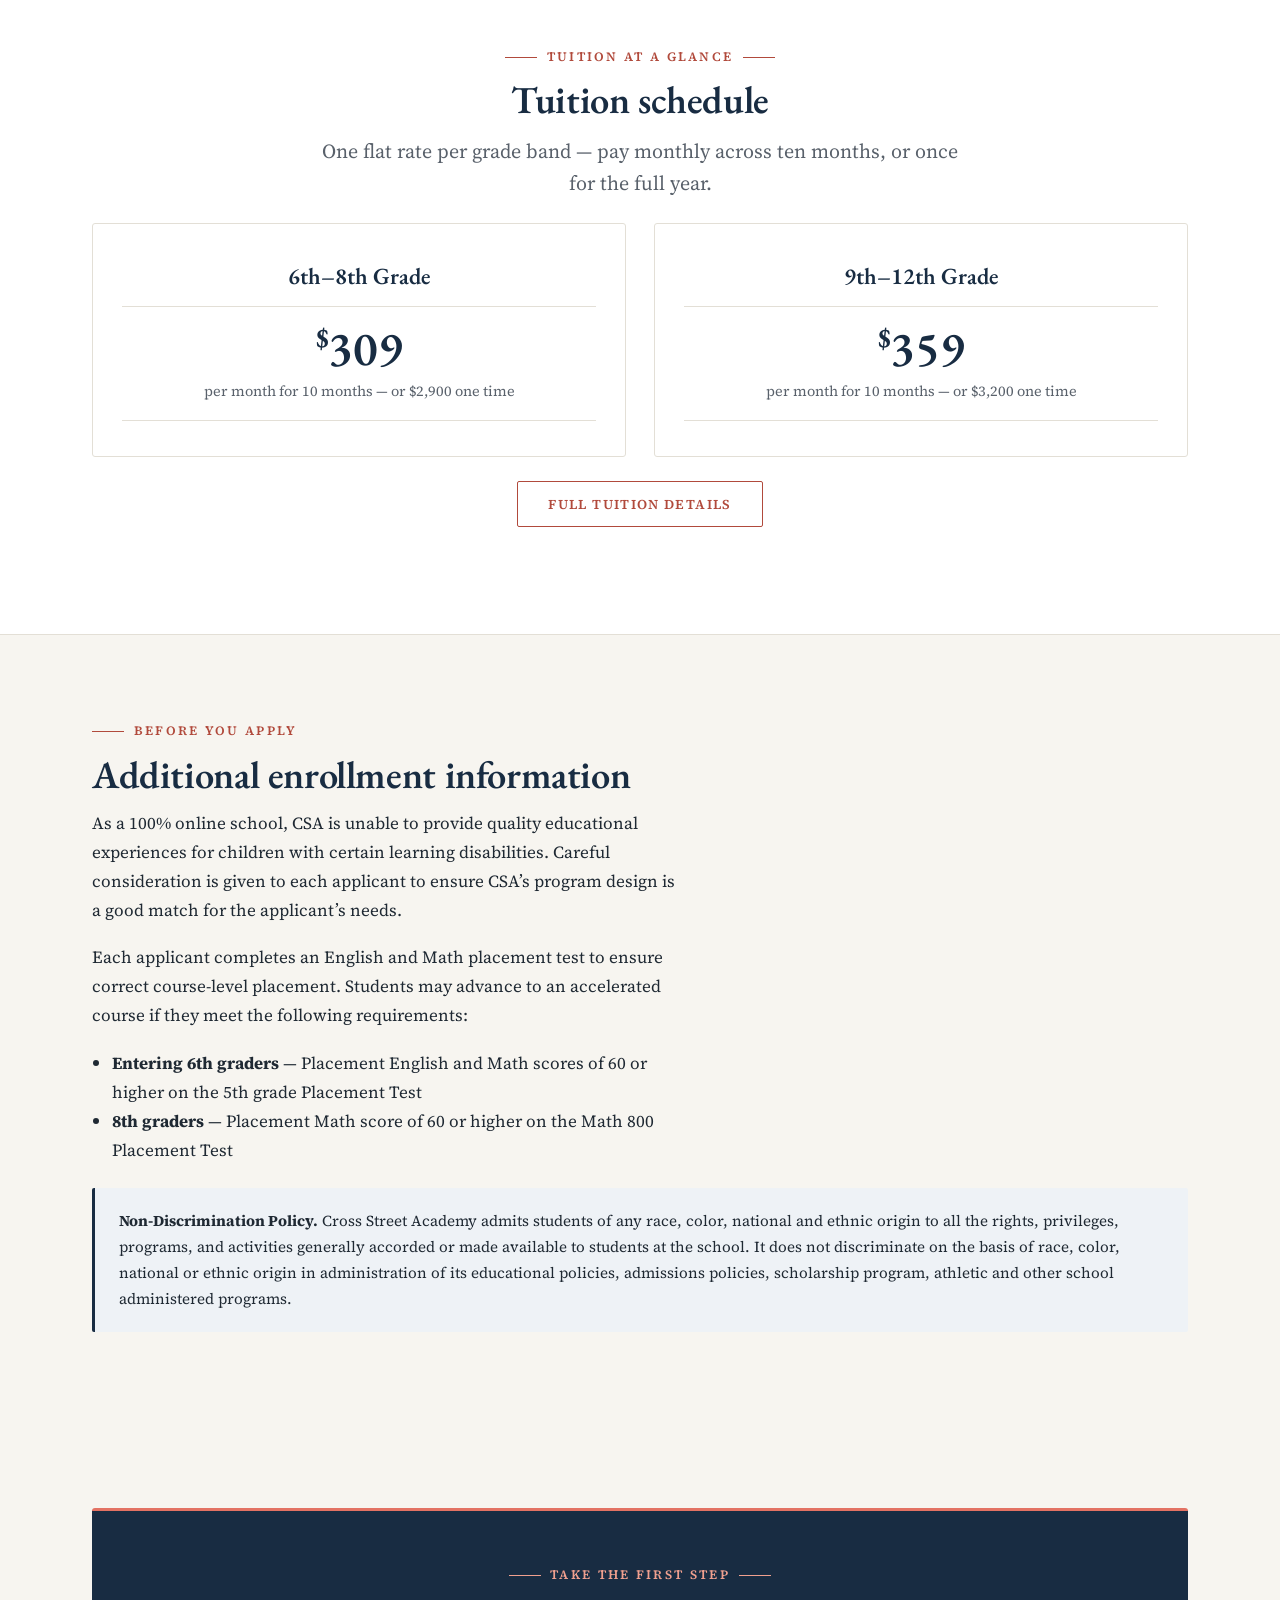
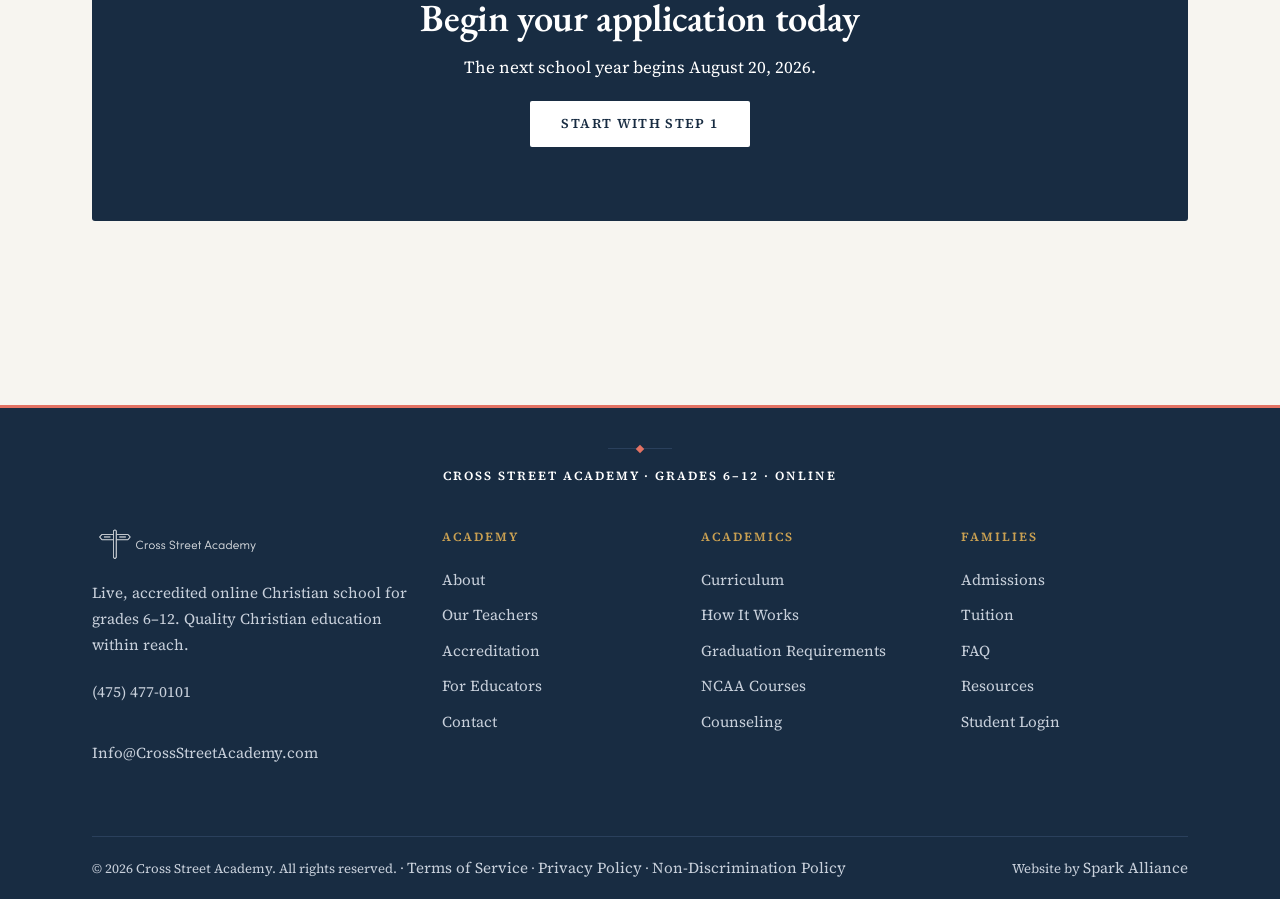
<file: admissions.html>
<!DOCTYPE html>
<html lang="en">
<head>
<meta charset="utf-8">
<meta name="viewport" content="width=device-width, initial-scale=1">
<link rel="icon" type="image/png" href="assets/img/favicon.png">
<title>Admissions | Apply in 5 Steps | Cross Street Academy</title>
<meta name="description" content="Join our community of learners. A simple 5-step application process for Cross Street Academy's live online Christian school, grades 6–12. Apply today.">
<link rel="canonical" href="https://www.crossstreetacademy.com/admissions.html">
<meta property="og:type" content="website">
<meta property="og:site_name" content="Cross Street Academy">
<meta property="og:title" content="Admissions | Apply in 5 Steps | Cross Street Academy">
<meta property="og:description" content="Join our community of learners. A simple 5-step application process for Cross Street Academy's live online Christian school, grades 6–12. Apply today.">
<meta property="og:url" content="https://www.crossstreetacademy.com/admissions.html">
<meta property="og:image" content="https://www.crossstreetacademy.com/assets/img/logo-horz-red.webp">
<meta name="twitter:card" content="summary_large_image">
<link rel="preconnect" href="https://fonts.googleapis.com">
<link rel="preconnect" href="https://fonts.gstatic.com" crossorigin>
<link href="https://fonts.googleapis.com/css2?family=EB+Garamond:ital,wght@0,500;0,600;0,700;1,500&family=Source+Serif+4:ital,wght@0,400;0,600;0,700;1,400&display=swap" rel="stylesheet">
<link rel="stylesheet" href="assets/css/style.css">
<script type="application/ld+json">{"@context": "https://schema.org", "@type": "School", "name": "Cross Street Academy", "url": "https://www.crossstreetacademy.com", "logo": "https://www.crossstreetacademy.com/assets/img/logo-horz-red.webp", "telephone": "+1-475-477-0101", "email": "Info@CrossStreetAcademy.com", "description": "Live, accredited online Christian school for grades 6-12.", "sameAs": ["https://www.facebook.com/CrossStreetDaily"], "address": {"@type": "PostalAddress", "addressRegion": "CT", "addressCountry": "US"}}</script>
<script type="application/ld+json">{"@context": "https://schema.org", "@type": "BreadcrumbList", "itemListElement": [{"@type": "ListItem", "position": 1, "name": "Home", "item": "https://www.crossstreetacademy.com/"}, {"@type": "ListItem", "position": 2, "name": "Admissions", "item": "https://www.crossstreetacademy.com/admissions.html"}]}</script>
</head>
<body>
<a class="skip" href="#main">Skip to content</a>
<header class="site-header">
 <div class="topbar">
  <div class="wrap">
   <p><a href="tel:+14754770101">(475) 477-0101</a><span class="email"> &middot; <a href="mailto:Info@CrossStreetAcademy.com">Info@CrossStreetAcademy.com</a></span></p>
   <a class="login" href="https://crossstreet.ignitiaschools.com" rel="noopener">Student Login</a>
  </div>
 </div>
 <div class="wrap bar">
  <a class="brand" href="index.html" aria-label="Cross Street Academy home"><img src="assets/img/logo-horz-red.webp" alt="Cross Street Academy" width="190" height="47"></a>
  <button class="nav-toggle" aria-label="Menu" aria-expanded="false" onclick="document.body.classList.toggle('nav-open');document.querySelector('.nav').classList.toggle('open');this.setAttribute('aria-expanded',document.querySelector('.nav').classList.contains('open'))"><span></span></button>
  <nav class="nav" aria-label="Main">
   <a href="admissions.html" aria-current="page">Admissions</a><a href="tuition.html">Tuition</a><a href="teachers.html">Our Teachers</a><a href="curriculum.html">Curriculum</a><a href="how-it-works.html">How It Works</a><a href="faq.html">FAQ</a><a href="resources.html">Resources</a>
   <a class="btn btn-primary btn-sm" href="contact.html">Get Started</a>
  </nav>
 </div>
</header>
<main id="main">
<section class="page-hero"><div class="wrap"><p class="eyebrow">Admissions</p><h1>Join our community of learners</h1><p class="lead">Our application process helps families fully understand the school's educational philosophy, mission, and expectations &mdash; so both the school and the family can confirm CSA is the right fit for the student's success.</p></div></section>
<section class="section">
 <div class="wrap">
  <p class="eyebrow">How to apply</p>
  <h2>The application process</h2>
  <p class="lead prose">Five straightforward steps carry your family from a first conversation to confirmed enrollment.</p>
  <div class="steps mt-3">
   <div class="step"><div class="num">1</div><div><h3>Request more information</h3><p>Want more than what&rsquo;s on the website? <a href="contact.html">Request more information</a> and our Head of School will contact you personally by email or phone. You are also welcome to call us at <a href="tel:+14754770101">(475) 477-0101</a>.</p></div></div>
   <div class="step"><div class="num">2</div><div><h3>Create a Cross Street Academy account</h3><p>Ready to apply? Create an account through <a href="https://secure.gradelink.com/2709/enrollment" rel="noopener">Gradelink</a> &mdash; it only takes a minute.</p></div></div>
   <div class="step"><div class="num">3</div><div><h3>Complete an application</h3><p>Submit the online application through Gradelink: student and family information, your preferred payment option, required documentation, and a one-time, non-refundable $25 application fee.</p></div></div>
   <div class="step"><div class="num">4</div><div><h3>Preview live classes <em>(optional)</em></h3><p>After applying, you may request to experience a class at CSA by viewing a class recording from one of our courses.</p></div></div>
   <div class="step"><div class="num">5</div><div><h3>Acceptance to CSA</h3><p>When the Head of School and family agree CSA is a good fit, the student is accepted and enrollment is finalized. Final admissions decisions are made after the entire application process is complete.</p></div></div>
  </div>
 </div>
</section>
<section class="section alt">
 <div class="wrap">
  <div class="center">
   <p class="eyebrow">Tuition at a glance</p>
   <h2>Tuition schedule</h2>
   <p class="lead mx-auto prose">One flat rate per grade band &mdash; pay monthly across ten months, or once for the full year.</p>
  </div>
  <div class="grid c2 mt-3">
   <div class="card price-card"><h3>6th&ndash;8th Grade</h3><div class="amount"><span>$</span>309</div><p class="per">per month for 10 months &mdash; or $2,900 one time</p></div>
   <div class="card price-card"><h3>9th&ndash;12th Grade</h3><div class="amount"><span>$</span>359</div><p class="per">per month for 10 months &mdash; or $3,200 one time</p></div>
  </div>
  <p class="mt-3 center"><a class="btn btn-ghost" href="tuition.html">Full tuition details</a></p>
 </div>
</section>
<section class="section">
 <div class="wrap">
  <p class="eyebrow">Before you apply</p>
  <h2>Additional enrollment information</h2>
  <div class="prose">
   <p>As a 100% online school, CSA is unable to provide quality educational experiences for children with certain learning disabilities. Careful consideration is given to each applicant to ensure CSA&rsquo;s program design is a good match for the applicant&rsquo;s needs.</p>
   <p>Each applicant completes an English and Math placement test to ensure correct course-level placement. Students may advance to an accelerated course if they meet the following requirements:</p>
   <ul>
    <li><strong>Entering 6th graders</strong> &mdash; Placement English and Math scores of 60 or higher on the 5th grade Placement Test</li>
    <li><strong>8th graders</strong> &mdash; Placement Math score of 60 or higher on the Math 800 Placement Test</li>
   </ul>
  </div>
  <div class="notice mt-3" id="nondiscrimination"><strong>Non-Discrimination Policy.</strong> Cross Street Academy admits students of any race, color, national and ethnic origin to all the rights, privileges, programs, and activities generally accorded or made available to students at the school. It does not discriminate on the basis of race, color, national or ethnic origin in administration of its educational policies, admissions policies, scholarship program, athletic and other school administered programs.</div>
 </div>
</section>
<section class="section"><div class="wrap"><div class="callout"><p class="eyebrow">Take the first step</p><h2>Begin your application today</h2><p>The next school year begins August 20, 2026.</p><p class="mt-2"><a class="btn" href="contact.html">Start with Step 1</a></p></div></div></section></main>
<footer class="site-footer">
 <div class="wrap">
  <div class="footer-id">
   <div class="ornament" aria-hidden="true"></div>
   <p>Cross Street Academy &middot; Grades 6&ndash;12 &middot; Online</p>
  </div>
  <div class="cols">
   <div class="brandcol">
    <img src="assets/img/logo-horz-red.webp" alt="Cross Street Academy">
    <p>Live, accredited online Christian school for grades 6&ndash;12. Quality Christian education within reach.</p>
    <p><a href="tel:+14754770101">(475) 477-0101</a><br><a href="mailto:Info@CrossStreetAcademy.com">Info@CrossStreetAcademy.com</a></p>
   </div>
   <div><h4>Academy</h4><a href="about.html">About</a><a href="teachers.html">Our Teachers</a><a href="accreditation.html">Accreditation</a><a href="educators.html">For Educators</a><a href="contact.html">Contact</a></div><div><h4>Academics</h4><a href="curriculum.html">Curriculum</a><a href="how-it-works.html">How It Works</a><a href="graduation-requirements.html">Graduation Requirements</a><a href="ncaa.html">NCAA Courses</a><a href="counseling.html">Counseling</a></div><div><h4>Families</h4><a href="admissions.html">Admissions</a><a href="tuition.html">Tuition</a><a href="faq.html">FAQ</a><a href="resources.html">Resources</a><a href="https://crossstreet.ignitiaschools.com">Student Login</a></div>
  </div>
  <div class="fine">
   <span>&copy; 2026 Cross Street Academy. All rights reserved. &middot; <a href="https://www.crossstreetacademy.com/terms-of-service">Terms of Service</a> &middot; <a href="https://www.crossstreetacademy.com/privacy-policy">Privacy Policy</a> &middot; <a href="admissions.html#nondiscrimination">Non-Discrimination Policy</a></span>
   <span>Website by <a href="https://sparkallianceinc.com" rel="noopener">Spark Alliance</a></span>
  </div>
 </div>
</footer>
</body>
</html>
</file>
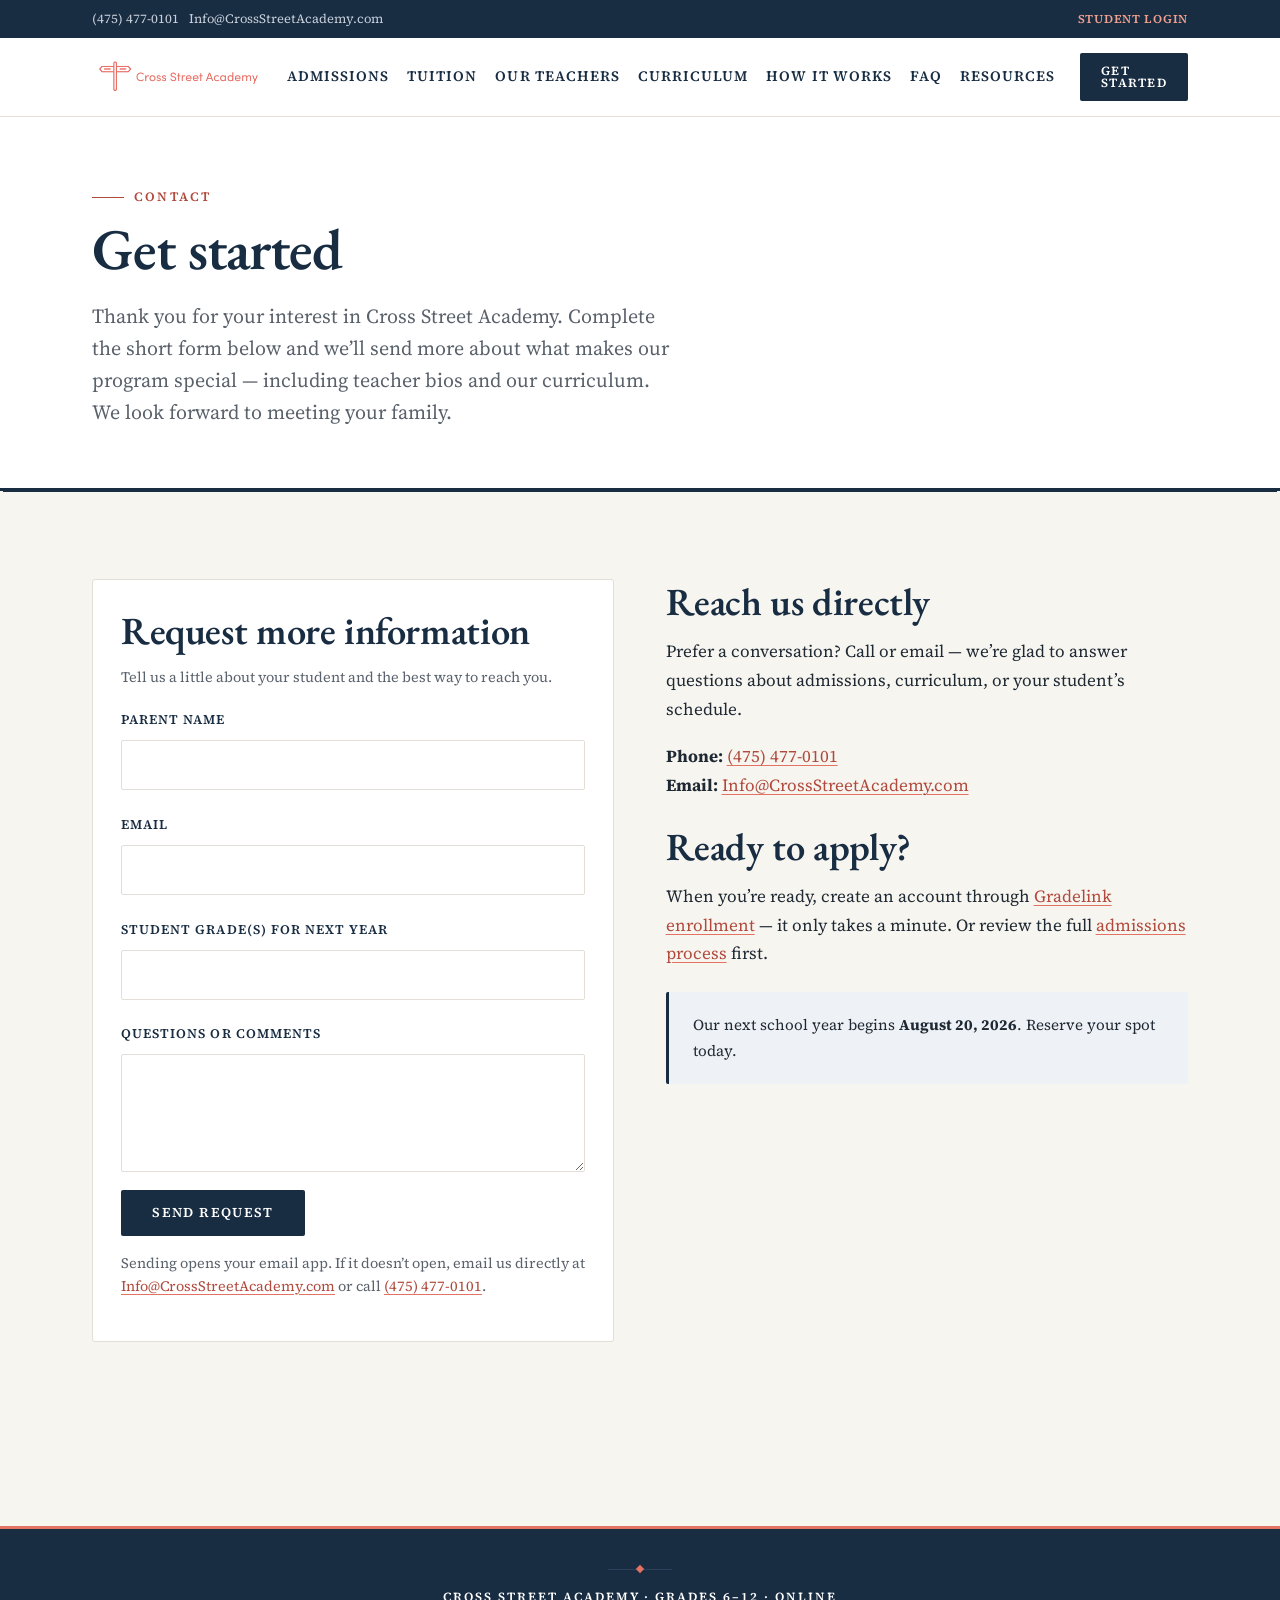
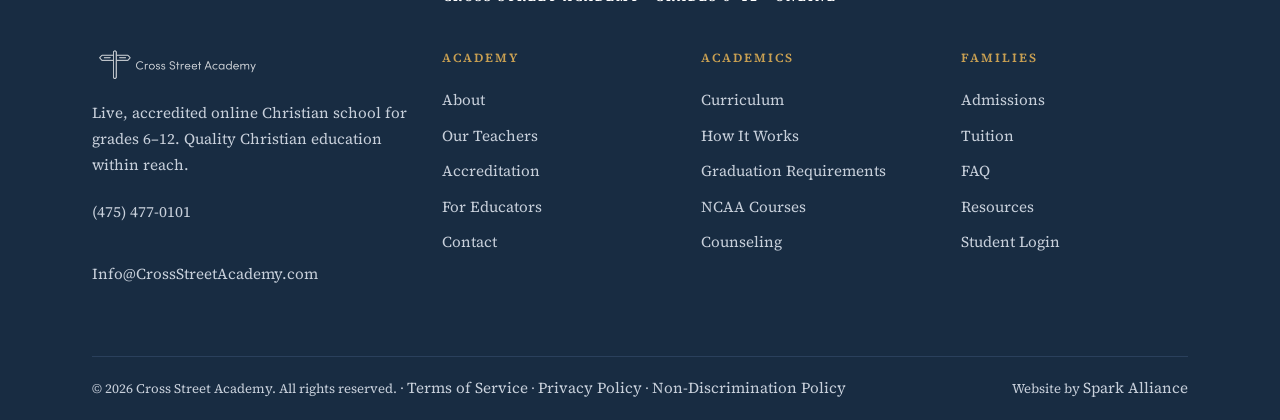
<file: contact.html>
<!DOCTYPE html>
<html lang="en">
<head>
<meta charset="utf-8">
<meta name="viewport" content="width=device-width, initial-scale=1">
<link rel="icon" type="image/png" href="assets/img/favicon.png">
<title>Contact Us | Get Started Today | Cross Street Academy</title>
<meta name="description" content="Get in touch with Cross Street Academy — request more info about our live online Christian school, teacher bios and curriculum. Call (475) 477-0101.">
<link rel="canonical" href="https://www.crossstreetacademy.com/contact.html">
<meta property="og:type" content="website">
<meta property="og:site_name" content="Cross Street Academy">
<meta property="og:title" content="Contact Us | Get Started Today | Cross Street Academy">
<meta property="og:description" content="Get in touch with Cross Street Academy — request more info about our live online Christian school, teacher bios and curriculum. Call (475) 477-0101.">
<meta property="og:url" content="https://www.crossstreetacademy.com/contact.html">
<meta property="og:image" content="https://www.crossstreetacademy.com/assets/img/logo-horz-red.webp">
<meta name="twitter:card" content="summary_large_image">
<link rel="preconnect" href="https://fonts.googleapis.com">
<link rel="preconnect" href="https://fonts.gstatic.com" crossorigin>
<link href="https://fonts.googleapis.com/css2?family=EB+Garamond:ital,wght@0,500;0,600;0,700;1,500&family=Source+Serif+4:ital,wght@0,400;0,600;0,700;1,400&display=swap" rel="stylesheet">
<link rel="stylesheet" href="assets/css/style.css">
<script type="application/ld+json">{"@context": "https://schema.org", "@type": "School", "name": "Cross Street Academy", "url": "https://www.crossstreetacademy.com", "logo": "https://www.crossstreetacademy.com/assets/img/logo-horz-red.webp", "telephone": "+1-475-477-0101", "email": "Info@CrossStreetAcademy.com", "description": "Live, accredited online Christian school for grades 6-12.", "sameAs": ["https://www.facebook.com/CrossStreetDaily"], "address": {"@type": "PostalAddress", "addressRegion": "CT", "addressCountry": "US"}}</script>
<script type="application/ld+json">{"@context": "https://schema.org", "@type": "BreadcrumbList", "itemListElement": [{"@type": "ListItem", "position": 1, "name": "Home", "item": "https://www.crossstreetacademy.com/"}, {"@type": "ListItem", "position": 2, "name": "Contact", "item": "https://www.crossstreetacademy.com/contact.html"}]}</script>
</head>
<body>
<a class="skip" href="#main">Skip to content</a>
<header class="site-header">
 <div class="topbar">
  <div class="wrap">
   <p><a href="tel:+14754770101">(475) 477-0101</a><span class="email"> &middot; <a href="mailto:Info@CrossStreetAcademy.com">Info@CrossStreetAcademy.com</a></span></p>
   <a class="login" href="https://crossstreet.ignitiaschools.com" rel="noopener">Student Login</a>
  </div>
 </div>
 <div class="wrap bar">
  <a class="brand" href="index.html" aria-label="Cross Street Academy home"><img src="assets/img/logo-horz-red.webp" alt="Cross Street Academy" width="190" height="47"></a>
  <button class="nav-toggle" aria-label="Menu" aria-expanded="false" onclick="document.body.classList.toggle('nav-open');document.querySelector('.nav').classList.toggle('open');this.setAttribute('aria-expanded',document.querySelector('.nav').classList.contains('open'))"><span></span></button>
  <nav class="nav" aria-label="Main">
   <a href="admissions.html">Admissions</a><a href="tuition.html">Tuition</a><a href="teachers.html">Our Teachers</a><a href="curriculum.html">Curriculum</a><a href="how-it-works.html">How It Works</a><a href="faq.html">FAQ</a><a href="resources.html">Resources</a>
   <a class="btn btn-primary btn-sm" href="contact.html">Get Started</a>
  </nav>
 </div>
</header>
<main id="main">
<section class="page-hero"><div class="wrap"><p class="eyebrow">Contact</p><h1>Get started</h1><p class="lead">Thank you for your interest in Cross Street Academy. Complete the short form below and we&rsquo;ll send more about what makes our program special &mdash; including teacher bios and our curriculum. We look forward to meeting your family.</p></div></section>
<section class="section">
 <div class="wrap split start">
  <div class="card">
   <h2>Request more information</h2>
   <p class="muted small">Tell us a little about your student and the best way to reach you.</p>
   <form action="mailto:Info@CrossStreetAcademy.com" method="get" onsubmit="var f=this;location.href='mailto:Info@CrossStreetAcademy.com?subject=CSA%20Info%20Request%20-%20'+encodeURIComponent(f.n.value)+'&body='+encodeURIComponent('Name: '+f.n.value+'\nEmail: '+f.e.value+'\nStudent grade(s): '+f.g.value+'\n\n'+f.m.value);return false;">
    <p><label>Parent name<input class="field" required name="n"></label></p>
    <p><label>Email<input class="field" required type="email" name="e"></label></p>
    <p><label>Student grade(s) for next year<input class="field" name="g"></label></p>
    <p><label>Questions or comments<textarea class="field" name="m" rows="4"></textarea></label></p>
    <button class="btn btn-primary" type="submit">Send Request</button>
    <p class="small muted mt-2">Sending opens your email app. If it doesn&rsquo;t open, email us directly at <a href="mailto:Info@CrossStreetAcademy.com">Info@CrossStreetAcademy.com</a> or call <a href="tel:+14754770101">(475) 477-0101</a>.</p>
    <!-- Production build: wire this form to a form service or CRM — Spark Alliance will connect it to the intake workflow. -->

   </form>
  </div>
  <div>
   <h2>Reach us directly</h2>
   <p>Prefer a conversation? Call or email &mdash; we&rsquo;re glad to answer questions about admissions, curriculum, or your student&rsquo;s schedule.</p>
   <p><strong>Phone:</strong> <a href="tel:+14754770101">(475) 477-0101</a><br>
   <strong>Email:</strong> <a href="mailto:Info@CrossStreetAcademy.com">Info@CrossStreetAcademy.com</a></p>
   <h2 class="mt-3">Ready to apply?</h2>
   <p>When you&rsquo;re ready, create an account through <a href="https://secure.gradelink.com/2709/enrollment" rel="noopener">Gradelink enrollment</a> &mdash; it only takes a minute. Or review the full <a href="admissions.html">admissions process</a> first.</p>
   <div class="notice mt-3">Our next school year begins <strong>August 20, 2026</strong>. Reserve your spot today.</div>
  </div>
 </div>
</section>
</main>
<footer class="site-footer">
 <div class="wrap">
  <div class="footer-id">
   <div class="ornament" aria-hidden="true"></div>
   <p>Cross Street Academy &middot; Grades 6&ndash;12 &middot; Online</p>
  </div>
  <div class="cols">
   <div class="brandcol">
    <img src="assets/img/logo-horz-red.webp" alt="Cross Street Academy">
    <p>Live, accredited online Christian school for grades 6&ndash;12. Quality Christian education within reach.</p>
    <p><a href="tel:+14754770101">(475) 477-0101</a><br><a href="mailto:Info@CrossStreetAcademy.com">Info@CrossStreetAcademy.com</a></p>
   </div>
   <div><h4>Academy</h4><a href="about.html">About</a><a href="teachers.html">Our Teachers</a><a href="accreditation.html">Accreditation</a><a href="educators.html">For Educators</a><a href="contact.html">Contact</a></div><div><h4>Academics</h4><a href="curriculum.html">Curriculum</a><a href="how-it-works.html">How It Works</a><a href="graduation-requirements.html">Graduation Requirements</a><a href="ncaa.html">NCAA Courses</a><a href="counseling.html">Counseling</a></div><div><h4>Families</h4><a href="admissions.html">Admissions</a><a href="tuition.html">Tuition</a><a href="faq.html">FAQ</a><a href="resources.html">Resources</a><a href="https://crossstreet.ignitiaschools.com">Student Login</a></div>
  </div>
  <div class="fine">
   <span>&copy; 2026 Cross Street Academy. All rights reserved. &middot; <a href="https://www.crossstreetacademy.com/terms-of-service">Terms of Service</a> &middot; <a href="https://www.crossstreetacademy.com/privacy-policy">Privacy Policy</a> &middot; <a href="admissions.html#nondiscrimination">Non-Discrimination Policy</a></span>
   <span>Website by <a href="https://sparkallianceinc.com" rel="noopener">Spark Alliance</a></span>
  </div>
 </div>
</footer>
</body>
</html>
</file>
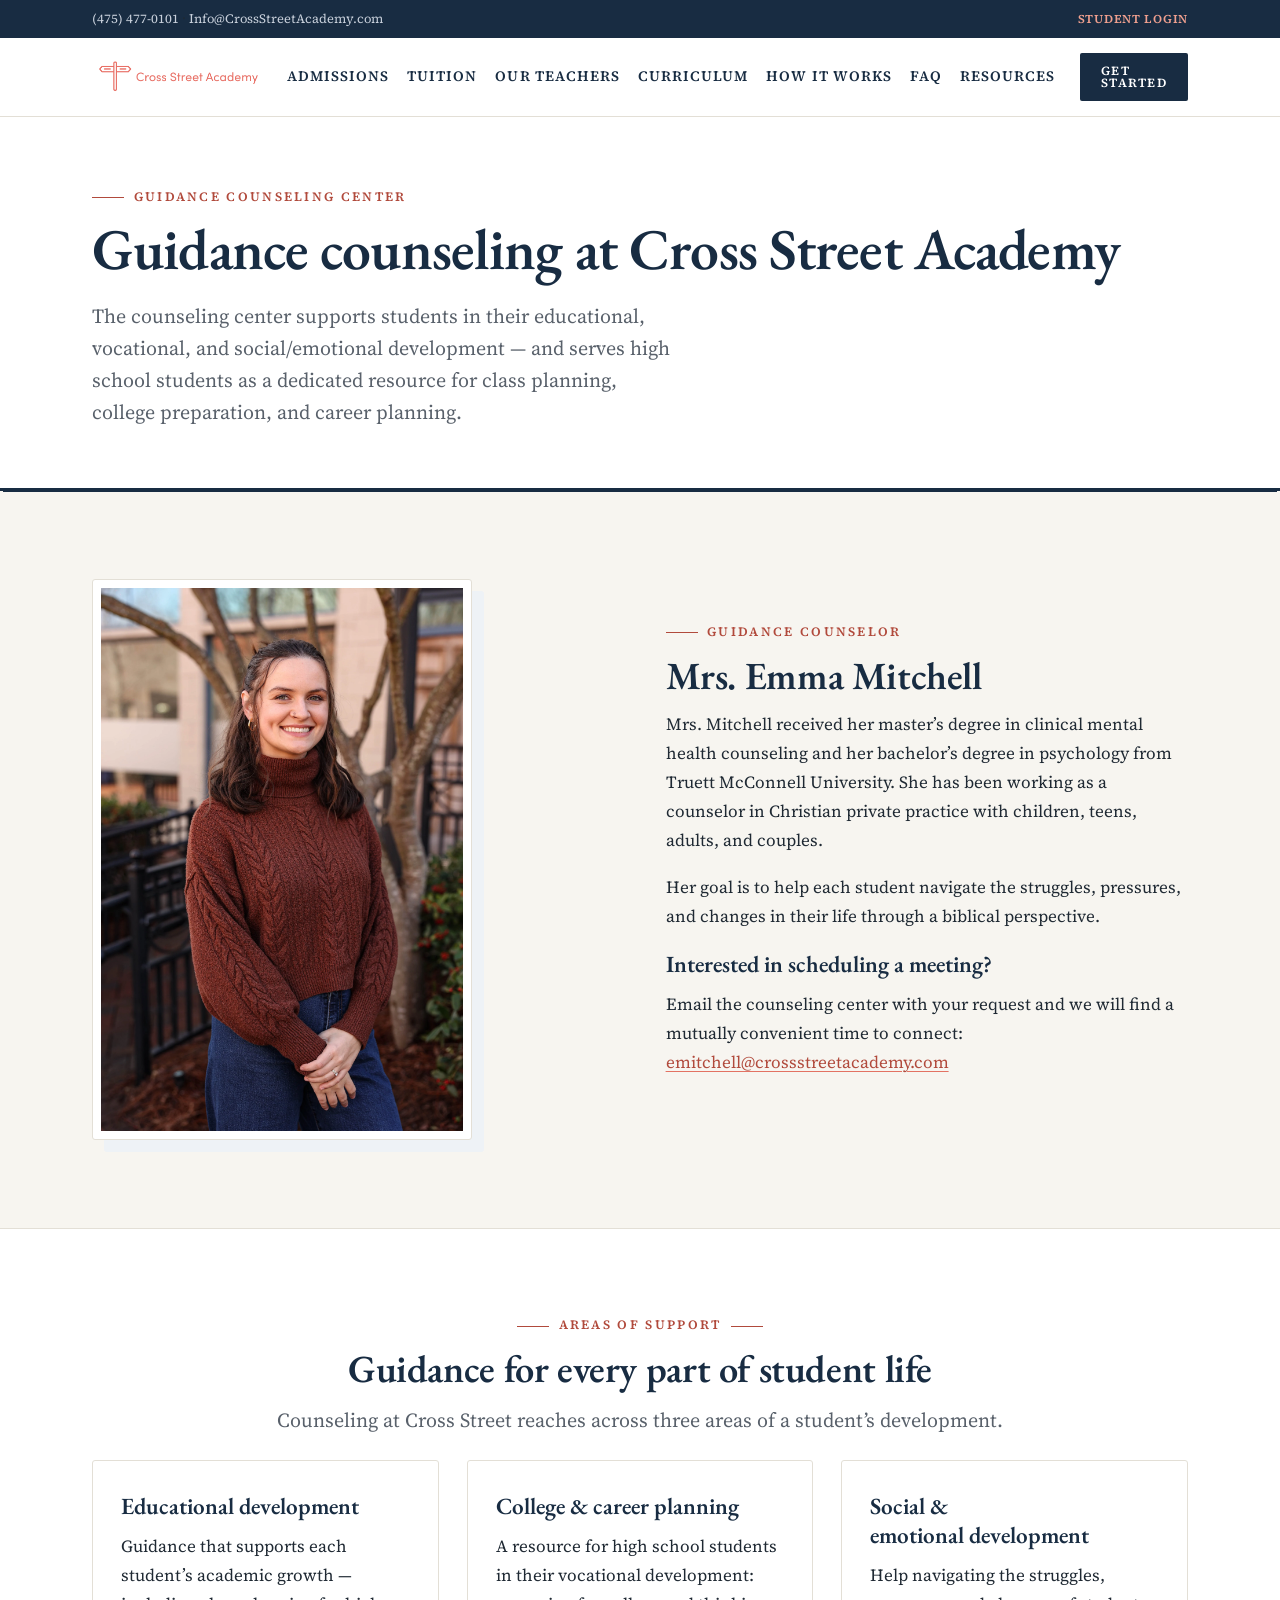
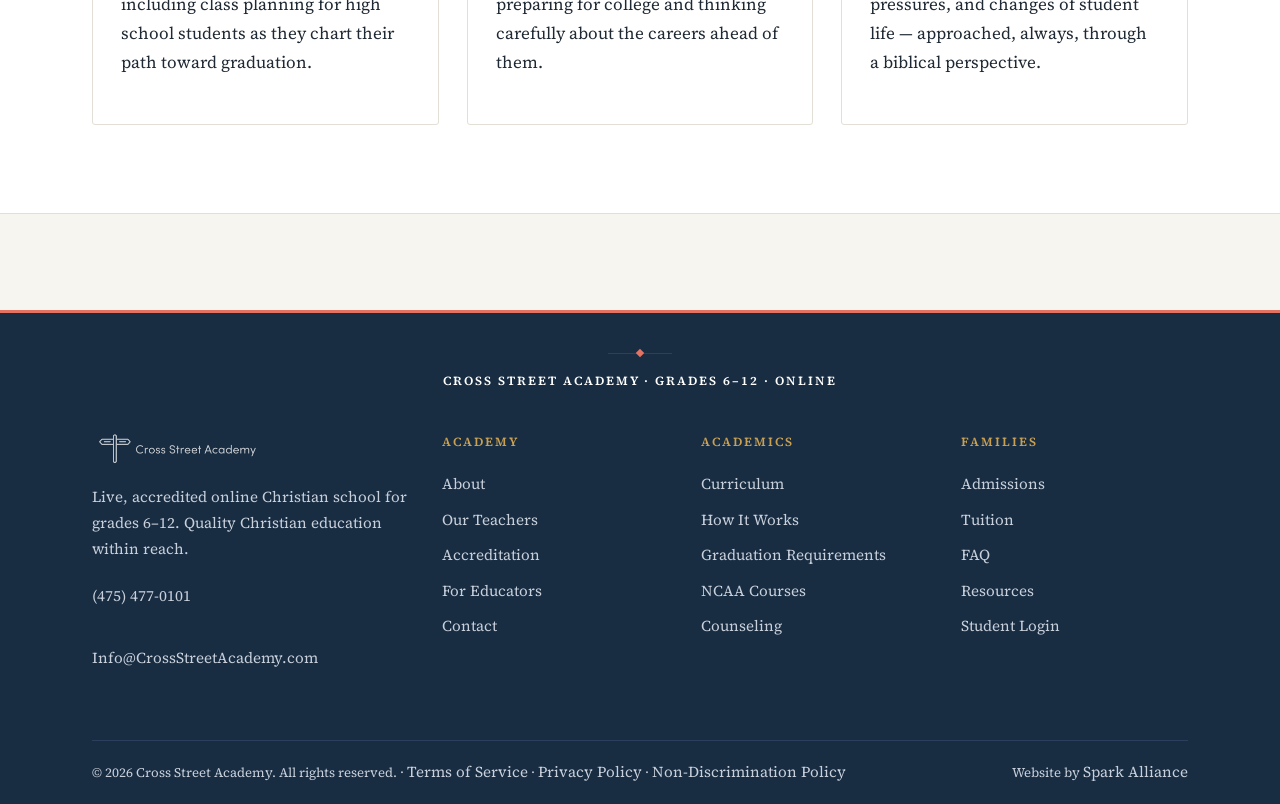
<file: counseling.html>
<!DOCTYPE html>
<html lang="en">
<head>
<meta charset="utf-8">
<meta name="viewport" content="width=device-width, initial-scale=1">
<link rel="icon" type="image/png" href="assets/img/favicon.png">
<title>Guidance Counseling | Student Support | Cross Street Academy</title>
<meta name="description" content="Guidance counseling for students' educational, vocational and social/emotional development, plus college prep and career planning.">
<link rel="canonical" href="https://www.crossstreetacademy.com/counseling.html">
<meta property="og:type" content="website">
<meta property="og:site_name" content="Cross Street Academy">
<meta property="og:title" content="Guidance Counseling | Student Support | Cross Street Academy">
<meta property="og:description" content="Guidance counseling for students' educational, vocational and social/emotional development, plus college prep and career planning.">
<meta property="og:url" content="https://www.crossstreetacademy.com/counseling.html">
<meta property="og:image" content="https://www.crossstreetacademy.com/assets/img/logo-horz-red.webp">
<meta name="twitter:card" content="summary_large_image">
<link rel="preconnect" href="https://fonts.googleapis.com">
<link rel="preconnect" href="https://fonts.gstatic.com" crossorigin>
<link href="https://fonts.googleapis.com/css2?family=EB+Garamond:ital,wght@0,500;0,600;0,700;1,500&family=Source+Serif+4:ital,wght@0,400;0,600;0,700;1,400&display=swap" rel="stylesheet">
<link rel="stylesheet" href="assets/css/style.css">
<script type="application/ld+json">{"@context": "https://schema.org", "@type": "School", "name": "Cross Street Academy", "url": "https://www.crossstreetacademy.com", "logo": "https://www.crossstreetacademy.com/assets/img/logo-horz-red.webp", "telephone": "+1-475-477-0101", "email": "Info@CrossStreetAcademy.com", "description": "Live, accredited online Christian school for grades 6-12.", "sameAs": ["https://www.facebook.com/CrossStreetDaily"], "address": {"@type": "PostalAddress", "addressRegion": "CT", "addressCountry": "US"}}</script>
<script type="application/ld+json">{"@context": "https://schema.org", "@type": "BreadcrumbList", "itemListElement": [{"@type": "ListItem", "position": 1, "name": "Home", "item": "https://www.crossstreetacademy.com/"}, {"@type": "ListItem", "position": 2, "name": "Counseling", "item": "https://www.crossstreetacademy.com/counseling.html"}]}</script>
</head>
<body>
<a class="skip" href="#main">Skip to content</a>
<header class="site-header">
 <div class="topbar">
  <div class="wrap">
   <p><a href="tel:+14754770101">(475) 477-0101</a><span class="email"> &middot; <a href="mailto:Info@CrossStreetAcademy.com">Info@CrossStreetAcademy.com</a></span></p>
   <a class="login" href="https://crossstreet.ignitiaschools.com" rel="noopener">Student Login</a>
  </div>
 </div>
 <div class="wrap bar">
  <a class="brand" href="index.html" aria-label="Cross Street Academy home"><img src="assets/img/logo-horz-red.webp" alt="Cross Street Academy" width="190" height="47"></a>
  <button class="nav-toggle" aria-label="Menu" aria-expanded="false" onclick="document.body.classList.toggle('nav-open');document.querySelector('.nav').classList.toggle('open');this.setAttribute('aria-expanded',document.querySelector('.nav').classList.contains('open'))"><span></span></button>
  <nav class="nav" aria-label="Main">
   <a href="admissions.html">Admissions</a><a href="tuition.html">Tuition</a><a href="teachers.html">Our Teachers</a><a href="curriculum.html">Curriculum</a><a href="how-it-works.html">How It Works</a><a href="faq.html">FAQ</a><a href="resources.html">Resources</a>
   <a class="btn btn-primary btn-sm" href="contact.html">Get Started</a>
  </nav>
 </div>
</header>
<main id="main">
<section class="page-hero">
 <div class="wrap">
  <p class="eyebrow">Guidance Counseling Center</p>
  <h1>Guidance counseling at Cross Street Academy</h1>
  <p class="lead">The counseling center supports students in their educational, vocational, and social/emotional development &mdash; and serves high school students as a dedicated resource for class planning, college preparation, and career planning.</p>
 </div>
</section>
<section class="section">
 <div class="wrap split">
  <img class="portrait frame" src="assets/img/counselor-emma-mitchell.webp" alt="Portrait of Mrs. Emma Mitchell, guidance counselor at Cross Street Academy" loading="lazy">
  <div>
   <p class="eyebrow">Guidance Counselor</p>
   <h2>Mrs. Emma Mitchell</h2>
   <p>Mrs. Mitchell received her master&rsquo;s degree in clinical mental health counseling and her bachelor&rsquo;s degree in psychology from Truett McConnell University. She has been working as a counselor in Christian private practice with children, teens, adults, and couples.</p>
   <p>Her goal is to help each student navigate the struggles, pressures, and changes in their life through a biblical perspective.</p>
   <h3>Interested in scheduling a meeting?</h3>
   <p>Email the counseling center with your request and we will find a mutually convenient time to connect: <a href="mailto:emitchell@crossstreetacademy.com">emitchell@crossstreetacademy.com</a></p>
  </div>
 </div>
</section>
<section class="section alt">
 <div class="wrap">
  <div class="center">
   <p class="eyebrow">Areas of Support</p>
   <h2>Guidance for every part of student life</h2>
   <p class="lead">Counseling at Cross Street reaches across three areas of a student&rsquo;s development.</p>
  </div>
  <div class="grid c3 mt-3">
   <div class="card">
    <h3>Educational development</h3>
    <p>Guidance that supports each student&rsquo;s academic growth &mdash; including class planning for high school students as they chart their path toward graduation.</p>
   </div>
   <div class="card">
    <h3>College &amp; career planning</h3>
    <p>A resource for high school students in their vocational development: preparing for college and thinking carefully about the careers ahead of them.</p>
   </div>
   <div class="card">
    <h3>Social &amp; emotional development</h3>
    <p>Help navigating the struggles, pressures, and changes of student life &mdash; approached, always, through a biblical perspective.</p>
   </div>
  </div>
 </div>
</section>
</main>
<footer class="site-footer">
 <div class="wrap">
  <div class="footer-id">
   <div class="ornament" aria-hidden="true"></div>
   <p>Cross Street Academy &middot; Grades 6&ndash;12 &middot; Online</p>
  </div>
  <div class="cols">
   <div class="brandcol">
    <img src="assets/img/logo-horz-red.webp" alt="Cross Street Academy">
    <p>Live, accredited online Christian school for grades 6&ndash;12. Quality Christian education within reach.</p>
    <p><a href="tel:+14754770101">(475) 477-0101</a><br><a href="mailto:Info@CrossStreetAcademy.com">Info@CrossStreetAcademy.com</a></p>
   </div>
   <div><h4>Academy</h4><a href="about.html">About</a><a href="teachers.html">Our Teachers</a><a href="accreditation.html">Accreditation</a><a href="educators.html">For Educators</a><a href="contact.html">Contact</a></div><div><h4>Academics</h4><a href="curriculum.html">Curriculum</a><a href="how-it-works.html">How It Works</a><a href="graduation-requirements.html">Graduation Requirements</a><a href="ncaa.html">NCAA Courses</a><a href="counseling.html">Counseling</a></div><div><h4>Families</h4><a href="admissions.html">Admissions</a><a href="tuition.html">Tuition</a><a href="faq.html">FAQ</a><a href="resources.html">Resources</a><a href="https://crossstreet.ignitiaschools.com">Student Login</a></div>
  </div>
  <div class="fine">
   <span>&copy; 2026 Cross Street Academy. All rights reserved. &middot; <a href="https://www.crossstreetacademy.com/terms-of-service">Terms of Service</a> &middot; <a href="https://www.crossstreetacademy.com/privacy-policy">Privacy Policy</a> &middot; <a href="admissions.html#nondiscrimination">Non-Discrimination Policy</a></span>
   <span>Website by <a href="https://sparkallianceinc.com" rel="noopener">Spark Alliance</a></span>
  </div>
 </div>
</footer>
</body>
</html>
</file>
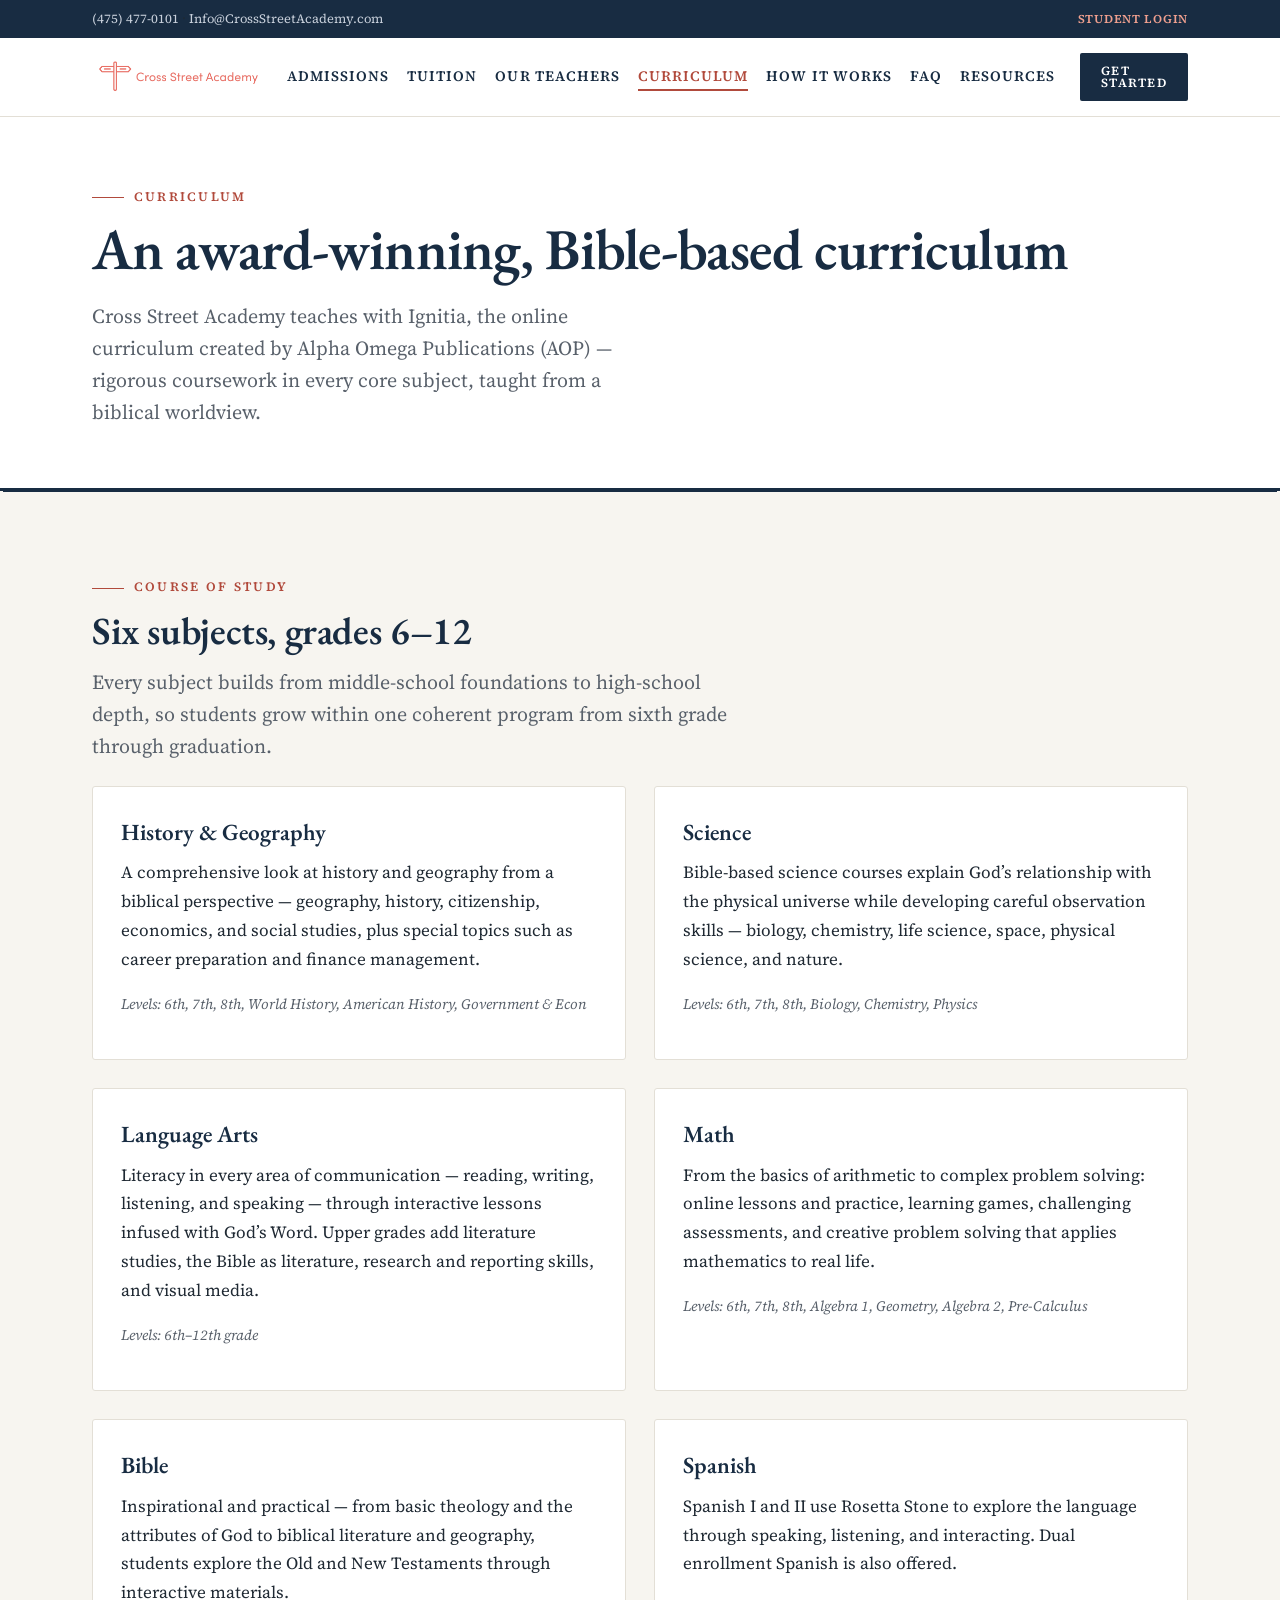
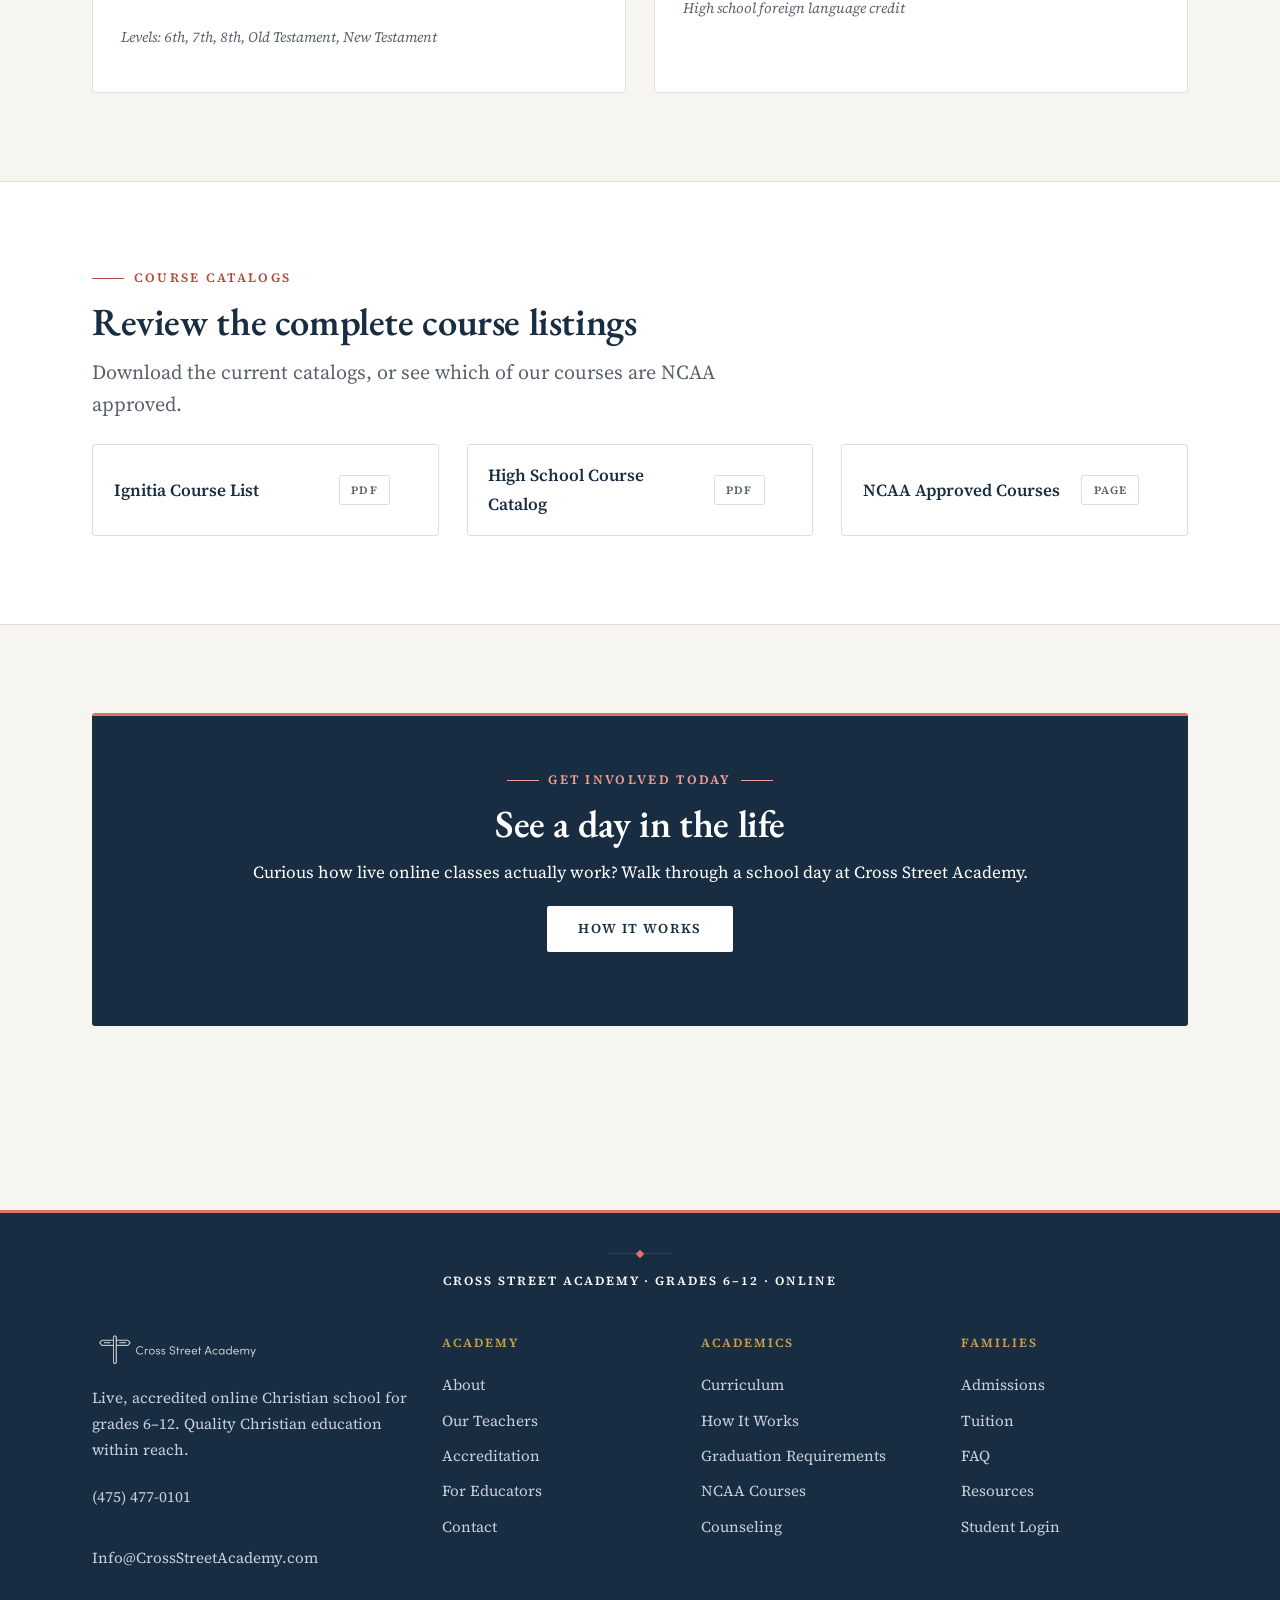
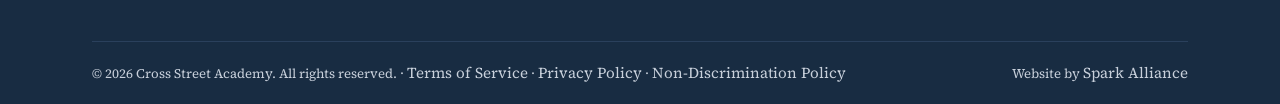
<file: curriculum.html>
<!DOCTYPE html>
<html lang="en">
<head>
<meta charset="utf-8">
<meta name="viewport" content="width=device-width, initial-scale=1">
<link rel="icon" type="image/png" href="assets/img/favicon.png">
<title>Curriculum | Ignitia Bible-Based Courses | Cross Street Academy</title>
<meta name="description" content="The award-winning, Bible-based Ignitia curriculum: Math, Science, Language Arts, History, Bible and Spanish for grades 6–12.">
<link rel="canonical" href="https://www.crossstreetacademy.com/curriculum.html">
<meta property="og:type" content="website">
<meta property="og:site_name" content="Cross Street Academy">
<meta property="og:title" content="Curriculum | Ignitia Bible-Based Courses | Cross Street Academy">
<meta property="og:description" content="The award-winning, Bible-based Ignitia curriculum: Math, Science, Language Arts, History, Bible and Spanish for grades 6–12.">
<meta property="og:url" content="https://www.crossstreetacademy.com/curriculum.html">
<meta property="og:image" content="https://www.crossstreetacademy.com/assets/img/logo-horz-red.webp">
<meta name="twitter:card" content="summary_large_image">
<link rel="preconnect" href="https://fonts.googleapis.com">
<link rel="preconnect" href="https://fonts.gstatic.com" crossorigin>
<link href="https://fonts.googleapis.com/css2?family=EB+Garamond:ital,wght@0,500;0,600;0,700;1,500&family=Source+Serif+4:ital,wght@0,400;0,600;0,700;1,400&display=swap" rel="stylesheet">
<link rel="stylesheet" href="assets/css/style.css">
<script type="application/ld+json">{"@context": "https://schema.org", "@type": "School", "name": "Cross Street Academy", "url": "https://www.crossstreetacademy.com", "logo": "https://www.crossstreetacademy.com/assets/img/logo-horz-red.webp", "telephone": "+1-475-477-0101", "email": "Info@CrossStreetAcademy.com", "description": "Live, accredited online Christian school for grades 6-12.", "sameAs": ["https://www.facebook.com/CrossStreetDaily"], "address": {"@type": "PostalAddress", "addressRegion": "CT", "addressCountry": "US"}}</script>
<script type="application/ld+json">{"@context": "https://schema.org", "@type": "ItemList", "name": "Cross Street Academy Subjects", "itemListElement": [{"@type": "Course", "position": 1, "name": "History & Geography", "description": "Comprehensive history and geography from a biblical perspective, including citizenship, economics and social studies.", "provider": {"@type": "School", "name": "Cross Street Academy"}}, {"@type": "Course", "position": 2, "name": "Science", "description": "Bible-based science from basics to biology, chemistry, life science, space and physical science.", "provider": {"@type": "School", "name": "Cross Street Academy"}}, {"@type": "Course", "position": 3, "name": "Language Arts", "description": "Reading, writing, listening and speaking through interactive lessons infused with God's Word.", "provider": {"@type": "School", "name": "Cross Street Academy"}}, {"@type": "Course", "position": 4, "name": "Math", "description": "From arithmetic to complex problem solving: Algebra 1 & 2, Geometry, Pre-Calculus.", "provider": {"@type": "School", "name": "Cross Street Academy"}}, {"@type": "Course", "position": 5, "name": "Bible", "description": "Old and New Testament studies connecting biblical teachings with real-life situations.", "provider": {"@type": "School", "name": "Cross Street Academy"}}, {"@type": "Course", "position": 6, "name": "Spanish", "description": "Spanish I and II using Rosetta Stone; dual enrollment Spanish also offered.", "provider": {"@type": "School", "name": "Cross Street Academy"}}]}</script>
<script type="application/ld+json">{"@context": "https://schema.org", "@type": "BreadcrumbList", "itemListElement": [{"@type": "ListItem", "position": 1, "name": "Home", "item": "https://www.crossstreetacademy.com/"}, {"@type": "ListItem", "position": 2, "name": "Curriculum", "item": "https://www.crossstreetacademy.com/curriculum.html"}]}</script>
</head>
<body>
<a class="skip" href="#main">Skip to content</a>
<header class="site-header">
 <div class="topbar">
  <div class="wrap">
   <p><a href="tel:+14754770101">(475) 477-0101</a><span class="email"> &middot; <a href="mailto:Info@CrossStreetAcademy.com">Info@CrossStreetAcademy.com</a></span></p>
   <a class="login" href="https://crossstreet.ignitiaschools.com" rel="noopener">Student Login</a>
  </div>
 </div>
 <div class="wrap bar">
  <a class="brand" href="index.html" aria-label="Cross Street Academy home"><img src="assets/img/logo-horz-red.webp" alt="Cross Street Academy" width="190" height="47"></a>
  <button class="nav-toggle" aria-label="Menu" aria-expanded="false" onclick="document.body.classList.toggle('nav-open');document.querySelector('.nav').classList.toggle('open');this.setAttribute('aria-expanded',document.querySelector('.nav').classList.contains('open'))"><span></span></button>
  <nav class="nav" aria-label="Main">
   <a href="admissions.html">Admissions</a><a href="tuition.html">Tuition</a><a href="teachers.html">Our Teachers</a><a href="curriculum.html" aria-current="page">Curriculum</a><a href="how-it-works.html">How It Works</a><a href="faq.html">FAQ</a><a href="resources.html">Resources</a>
   <a class="btn btn-primary btn-sm" href="contact.html">Get Started</a>
  </nav>
 </div>
</header>
<main id="main">
<section class="page-hero">
 <div class="wrap">
  <p class="eyebrow">Curriculum</p>
  <h1>An award-winning, Bible-based curriculum</h1>
  <p class="lead">Cross Street Academy teaches with Ignitia, the online curriculum created by Alpha Omega Publications (AOP) &mdash; rigorous coursework in every core subject, taught from a biblical worldview.</p>
 </div>
</section>
<section class="section">
 <div class="wrap">
  <p class="eyebrow">Course of study</p>
  <h2>Six subjects, grades 6&ndash;12</h2>
  <p class="lead prose">Every subject builds from middle-school foundations to high-school depth, so students grow within one coherent program from sixth grade through graduation.</p>
  <div class="grid c2 mt-3">
   <div class="card">
    <h3>History &amp; Geography</h3>
    <p>A comprehensive look at history and geography from a biblical perspective &mdash; geography, history, citizenship, economics, and social studies, plus special topics such as career preparation and finance management.</p>
    <p class="small muted"><em>Levels: 6th, 7th, 8th, World History, American History, Government &amp; Econ</em></p>
   </div>
   <div class="card">
    <h3>Science</h3>
    <p>Bible-based science courses explain God&rsquo;s relationship with the physical universe while developing careful observation skills &mdash; biology, chemistry, life science, space, physical science, and nature.</p>
    <p class="small muted"><em>Levels: 6th, 7th, 8th, Biology, Chemistry, Physics</em></p>
   </div>
   <div class="card">
    <h3>Language Arts</h3>
    <p>Literacy in every area of communication &mdash; reading, writing, listening, and speaking &mdash; through interactive lessons infused with God&rsquo;s Word. Upper grades add literature studies, the Bible as literature, research and reporting skills, and visual media.</p>
    <p class="small muted"><em>Levels: 6th&ndash;12th grade</em></p>
   </div>
   <div class="card">
    <h3>Math</h3>
    <p>From the basics of arithmetic to complex problem solving: online lessons and practice, learning games, challenging assessments, and creative problem solving that applies mathematics to real life.</p>
    <p class="small muted"><em>Levels: 6th, 7th, 8th, Algebra 1, Geometry, Algebra 2, Pre-Calculus</em></p>
   </div>
   <div class="card">
    <h3>Bible</h3>
    <p>Inspirational and practical &mdash; from basic theology and the attributes of God to biblical literature and geography, students explore the Old and New Testaments through interactive materials.</p>
    <p class="small muted"><em>Levels: 6th, 7th, 8th, Old Testament, New Testament</em></p>
   </div>
   <div class="card">
    <h3>Spanish</h3>
    <p>Spanish I and II use Rosetta Stone to explore the language through speaking, listening, and interacting. Dual enrollment Spanish is also offered.</p>
    <p class="small muted"><em>High school foreign language credit</em></p>
   </div>
  </div>
 </div>
</section>
<section class="section alt">
 <div class="wrap">
  <p class="eyebrow">Course catalogs</p>
  <h2>Review the complete course listings</h2>
  <p class="lead prose">Download the current catalogs, or see which of our courses are NCAA approved.</p>
  <div class="grid c3 mt-3">
   <a class="res" href="assets/pdf/Course-List-Ignitia-2024-2025-1.pdf">Ignitia Course List<span class="tag">PDF</span></a>
   <a class="res" href="assets/pdf/CSA-Course-Catalog-3-er4t.pdf">High School Course Catalog<span class="tag">PDF</span></a>
   <a class="res" href="ncaa.html">NCAA Approved Courses<span class="tag">Page</span></a>
  </div>
 </div>
</section>
<section class="section">
 <div class="wrap">
  <div class="callout">
   <p class="eyebrow">Get involved today</p>
   <h2>See a day in the life</h2>
   <p>Curious how live online classes actually work? Walk through a school day at Cross Street Academy.</p>
   <p class="mt-2"><a class="btn" href="how-it-works.html">How It Works</a></p>
  </div>
 </div>
</section>
</main>
<footer class="site-footer">
 <div class="wrap">
  <div class="footer-id">
   <div class="ornament" aria-hidden="true"></div>
   <p>Cross Street Academy &middot; Grades 6&ndash;12 &middot; Online</p>
  </div>
  <div class="cols">
   <div class="brandcol">
    <img src="assets/img/logo-horz-red.webp" alt="Cross Street Academy">
    <p>Live, accredited online Christian school for grades 6&ndash;12. Quality Christian education within reach.</p>
    <p><a href="tel:+14754770101">(475) 477-0101</a><br><a href="mailto:Info@CrossStreetAcademy.com">Info@CrossStreetAcademy.com</a></p>
   </div>
   <div><h4>Academy</h4><a href="about.html">About</a><a href="teachers.html">Our Teachers</a><a href="accreditation.html">Accreditation</a><a href="educators.html">For Educators</a><a href="contact.html">Contact</a></div><div><h4>Academics</h4><a href="curriculum.html">Curriculum</a><a href="how-it-works.html">How It Works</a><a href="graduation-requirements.html">Graduation Requirements</a><a href="ncaa.html">NCAA Courses</a><a href="counseling.html">Counseling</a></div><div><h4>Families</h4><a href="admissions.html">Admissions</a><a href="tuition.html">Tuition</a><a href="faq.html">FAQ</a><a href="resources.html">Resources</a><a href="https://crossstreet.ignitiaschools.com">Student Login</a></div>
  </div>
  <div class="fine">
   <span>&copy; 2026 Cross Street Academy. All rights reserved. &middot; <a href="https://www.crossstreetacademy.com/terms-of-service">Terms of Service</a> &middot; <a href="https://www.crossstreetacademy.com/privacy-policy">Privacy Policy</a> &middot; <a href="admissions.html#nondiscrimination">Non-Discrimination Policy</a></span>
   <span>Website by <a href="https://sparkallianceinc.com" rel="noopener">Spark Alliance</a></span>
  </div>
 </div>
</footer>
</body>
</html>
</file>
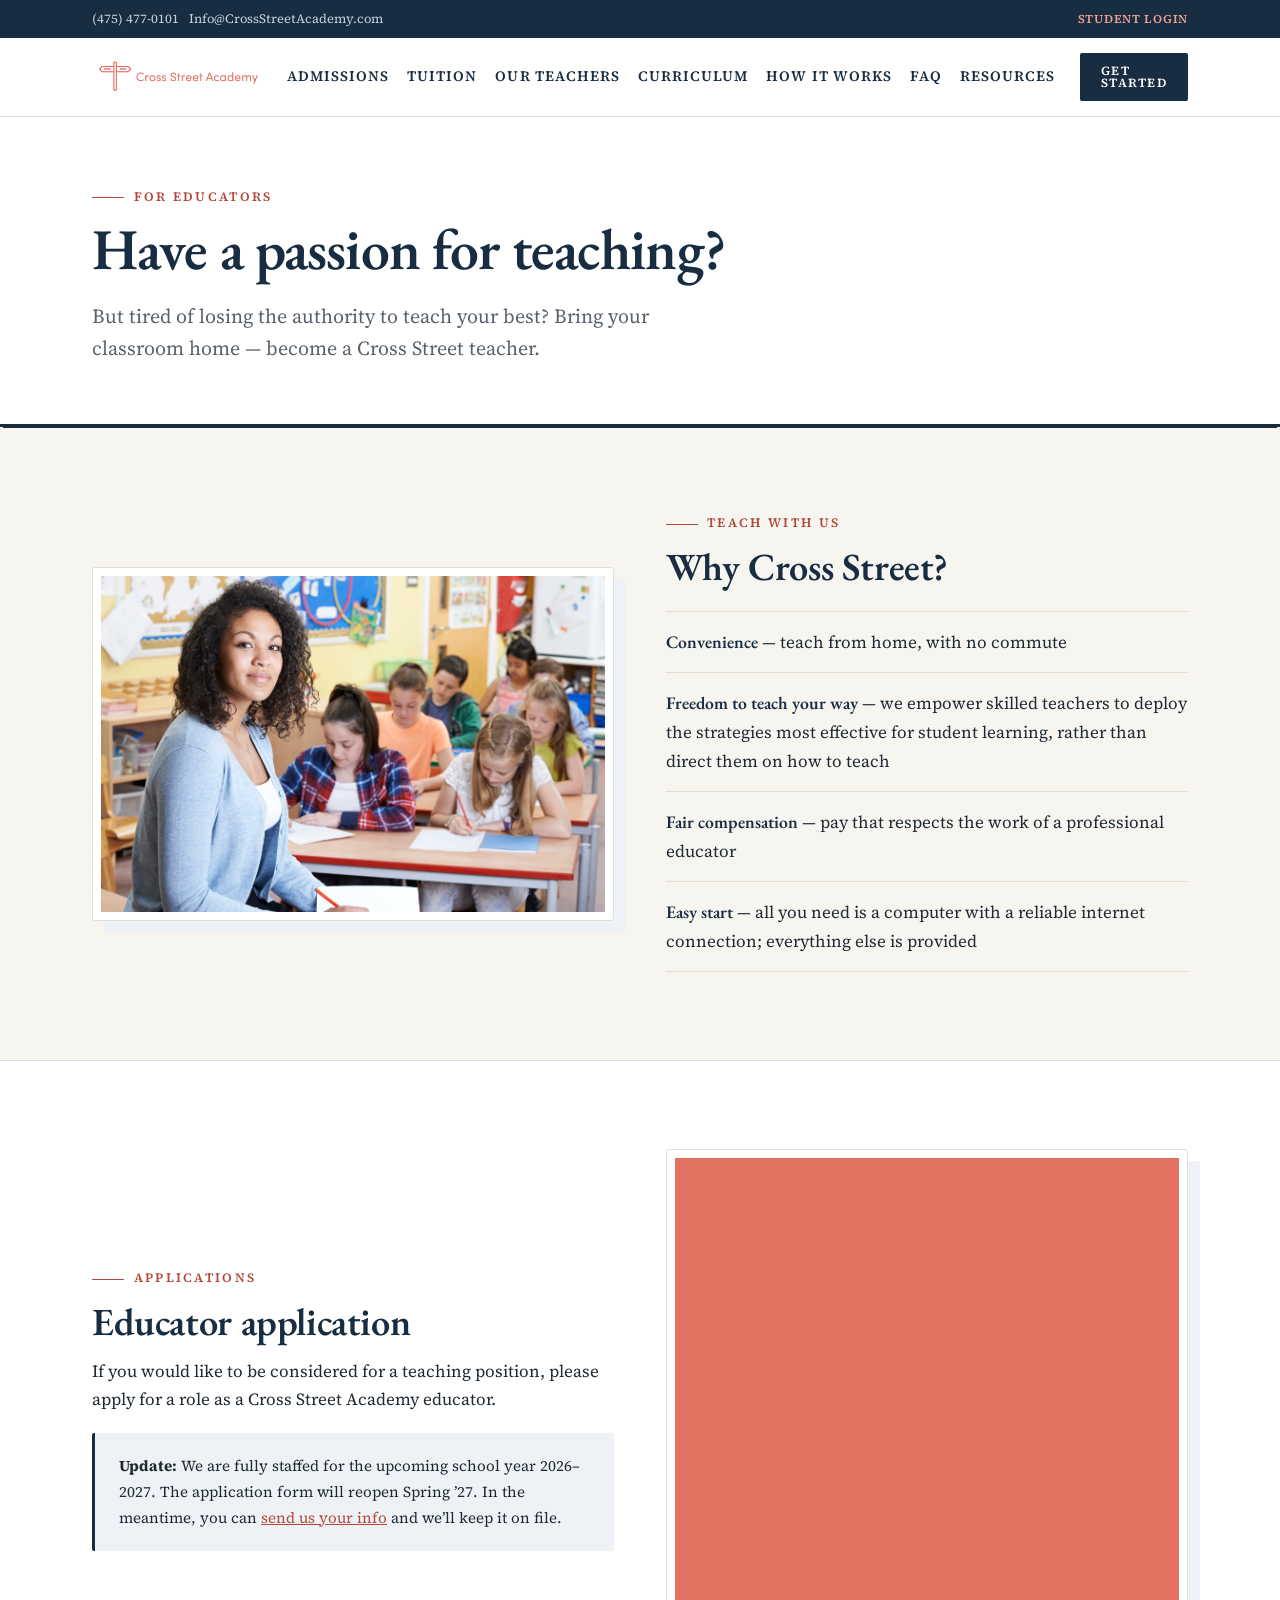
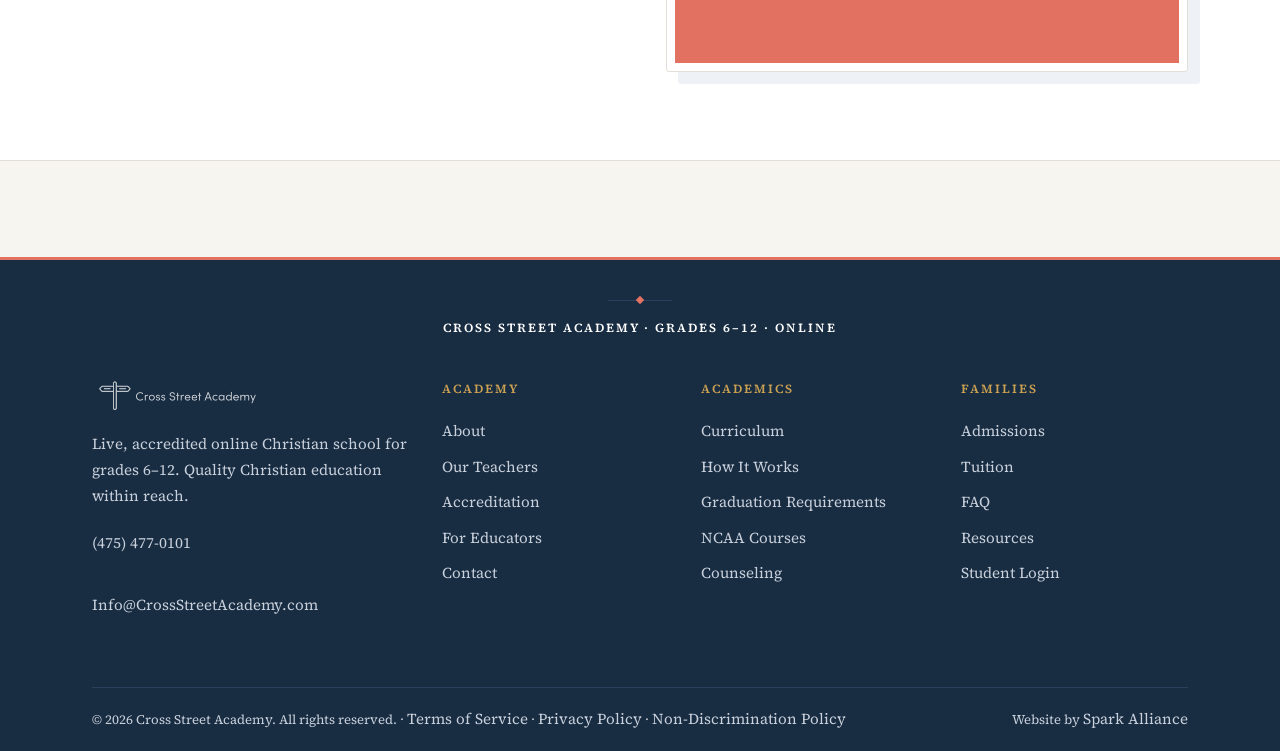
<file: educators.html>
<!DOCTYPE html>
<html lang="en">
<head>
<meta charset="utf-8">
<meta name="viewport" content="width=device-width, initial-scale=1">
<link rel="icon" type="image/png" href="assets/img/favicon.png">
<title>For Educators | Teach With Us | Cross Street Academy</title>
<meta name="description" content="Have a passion for teaching? Work from home with autonomy in your classroom and fair compensation at Cross Street Academy's live online Christian school.">
<link rel="canonical" href="https://www.crossstreetacademy.com/educators.html">
<meta property="og:type" content="website">
<meta property="og:site_name" content="Cross Street Academy">
<meta property="og:title" content="For Educators | Teach With Us | Cross Street Academy">
<meta property="og:description" content="Have a passion for teaching? Work from home with autonomy in your classroom and fair compensation at Cross Street Academy's live online Christian school.">
<meta property="og:url" content="https://www.crossstreetacademy.com/educators.html">
<meta property="og:image" content="https://www.crossstreetacademy.com/assets/img/logo-horz-red.webp">
<meta name="twitter:card" content="summary_large_image">
<link rel="preconnect" href="https://fonts.googleapis.com">
<link rel="preconnect" href="https://fonts.gstatic.com" crossorigin>
<link href="https://fonts.googleapis.com/css2?family=EB+Garamond:ital,wght@0,500;0,600;0,700;1,500&family=Source+Serif+4:ital,wght@0,400;0,600;0,700;1,400&display=swap" rel="stylesheet">
<link rel="stylesheet" href="assets/css/style.css">
<script type="application/ld+json">{"@context": "https://schema.org", "@type": "School", "name": "Cross Street Academy", "url": "https://www.crossstreetacademy.com", "logo": "https://www.crossstreetacademy.com/assets/img/logo-horz-red.webp", "telephone": "+1-475-477-0101", "email": "Info@CrossStreetAcademy.com", "description": "Live, accredited online Christian school for grades 6-12.", "sameAs": ["https://www.facebook.com/CrossStreetDaily"], "address": {"@type": "PostalAddress", "addressRegion": "CT", "addressCountry": "US"}}</script>
<script type="application/ld+json">{"@context": "https://schema.org", "@type": "BreadcrumbList", "itemListElement": [{"@type": "ListItem", "position": 1, "name": "Home", "item": "https://www.crossstreetacademy.com/"}, {"@type": "ListItem", "position": 2, "name": "For Educators", "item": "https://www.crossstreetacademy.com/educators.html"}]}</script>
</head>
<body>
<a class="skip" href="#main">Skip to content</a>
<header class="site-header">
 <div class="topbar">
  <div class="wrap">
   <p><a href="tel:+14754770101">(475) 477-0101</a><span class="email"> &middot; <a href="mailto:Info@CrossStreetAcademy.com">Info@CrossStreetAcademy.com</a></span></p>
   <a class="login" href="https://crossstreet.ignitiaschools.com" rel="noopener">Student Login</a>
  </div>
 </div>
 <div class="wrap bar">
  <a class="brand" href="index.html" aria-label="Cross Street Academy home"><img src="assets/img/logo-horz-red.webp" alt="Cross Street Academy" width="190" height="47"></a>
  <button class="nav-toggle" aria-label="Menu" aria-expanded="false" onclick="document.body.classList.toggle('nav-open');document.querySelector('.nav').classList.toggle('open');this.setAttribute('aria-expanded',document.querySelector('.nav').classList.contains('open'))"><span></span></button>
  <nav class="nav" aria-label="Main">
   <a href="admissions.html">Admissions</a><a href="tuition.html">Tuition</a><a href="teachers.html">Our Teachers</a><a href="curriculum.html">Curriculum</a><a href="how-it-works.html">How It Works</a><a href="faq.html">FAQ</a><a href="resources.html">Resources</a>
   <a class="btn btn-primary btn-sm" href="contact.html">Get Started</a>
  </nav>
 </div>
</header>
<main id="main">
<section class="page-hero"><div class="wrap"><p class="eyebrow">For Educators</p><h1>Have a passion for teaching?</h1><p class="lead">But tired of losing the authority to teach your best? Bring your classroom home &mdash; become a Cross Street teacher.</p></div></section>
<section class="section">
 <div class="wrap split">
  <img src="assets/img/educators-hero.webp" alt="Teacher leading an online class" loading="lazy">
  <div>
   <p class="eyebrow">Teach with us</p>
   <h2>Why Cross Street?</h2>
   <ul class="list-ruled">
    <li><strong>Convenience</strong> &mdash; teach from home, with no commute</li>
    <li><strong>Freedom to teach your way</strong> &mdash; we empower skilled teachers to deploy the strategies most effective for student learning, rather than direct them on how to teach</li>
    <li><strong>Fair compensation</strong> &mdash; pay that respects the work of a professional educator</li>
    <li><strong>Easy start</strong> &mdash; all you need is a computer with a reliable internet connection; everything else is provided</li>
   </ul>
  </div>
 </div>
</section>
<section class="section alt">
 <div class="wrap split">
  <div>
   <p class="eyebrow">Applications</p>
   <h2>Educator application</h2>
   <p class="prose">If you would like to be considered for a teaching position, please apply for a role as a Cross Street Academy educator.</p>
   <div class="notice"><strong>Update:</strong> We are fully staffed for the upcoming school year 2026&ndash;2027. The application form will reopen Spring &rsquo;27. In the meantime, you can <a href="contact.html">send us your info</a> and we&rsquo;ll keep it on file.</div>
  </div>
  <img src="assets/img/educators-teaching.webp" alt="Cross Street teacher working with students online" loading="lazy">
 </div>
</section>
</main>
<footer class="site-footer">
 <div class="wrap">
  <div class="footer-id">
   <div class="ornament" aria-hidden="true"></div>
   <p>Cross Street Academy &middot; Grades 6&ndash;12 &middot; Online</p>
  </div>
  <div class="cols">
   <div class="brandcol">
    <img src="assets/img/logo-horz-red.webp" alt="Cross Street Academy">
    <p>Live, accredited online Christian school for grades 6&ndash;12. Quality Christian education within reach.</p>
    <p><a href="tel:+14754770101">(475) 477-0101</a><br><a href="mailto:Info@CrossStreetAcademy.com">Info@CrossStreetAcademy.com</a></p>
   </div>
   <div><h4>Academy</h4><a href="about.html">About</a><a href="teachers.html">Our Teachers</a><a href="accreditation.html">Accreditation</a><a href="educators.html">For Educators</a><a href="contact.html">Contact</a></div><div><h4>Academics</h4><a href="curriculum.html">Curriculum</a><a href="how-it-works.html">How It Works</a><a href="graduation-requirements.html">Graduation Requirements</a><a href="ncaa.html">NCAA Courses</a><a href="counseling.html">Counseling</a></div><div><h4>Families</h4><a href="admissions.html">Admissions</a><a href="tuition.html">Tuition</a><a href="faq.html">FAQ</a><a href="resources.html">Resources</a><a href="https://crossstreet.ignitiaschools.com">Student Login</a></div>
  </div>
  <div class="fine">
   <span>&copy; 2026 Cross Street Academy. All rights reserved. &middot; <a href="https://www.crossstreetacademy.com/terms-of-service">Terms of Service</a> &middot; <a href="https://www.crossstreetacademy.com/privacy-policy">Privacy Policy</a> &middot; <a href="admissions.html#nondiscrimination">Non-Discrimination Policy</a></span>
   <span>Website by <a href="https://sparkallianceinc.com" rel="noopener">Spark Alliance</a></span>
  </div>
 </div>
</footer>
</body>
</html>
</file>
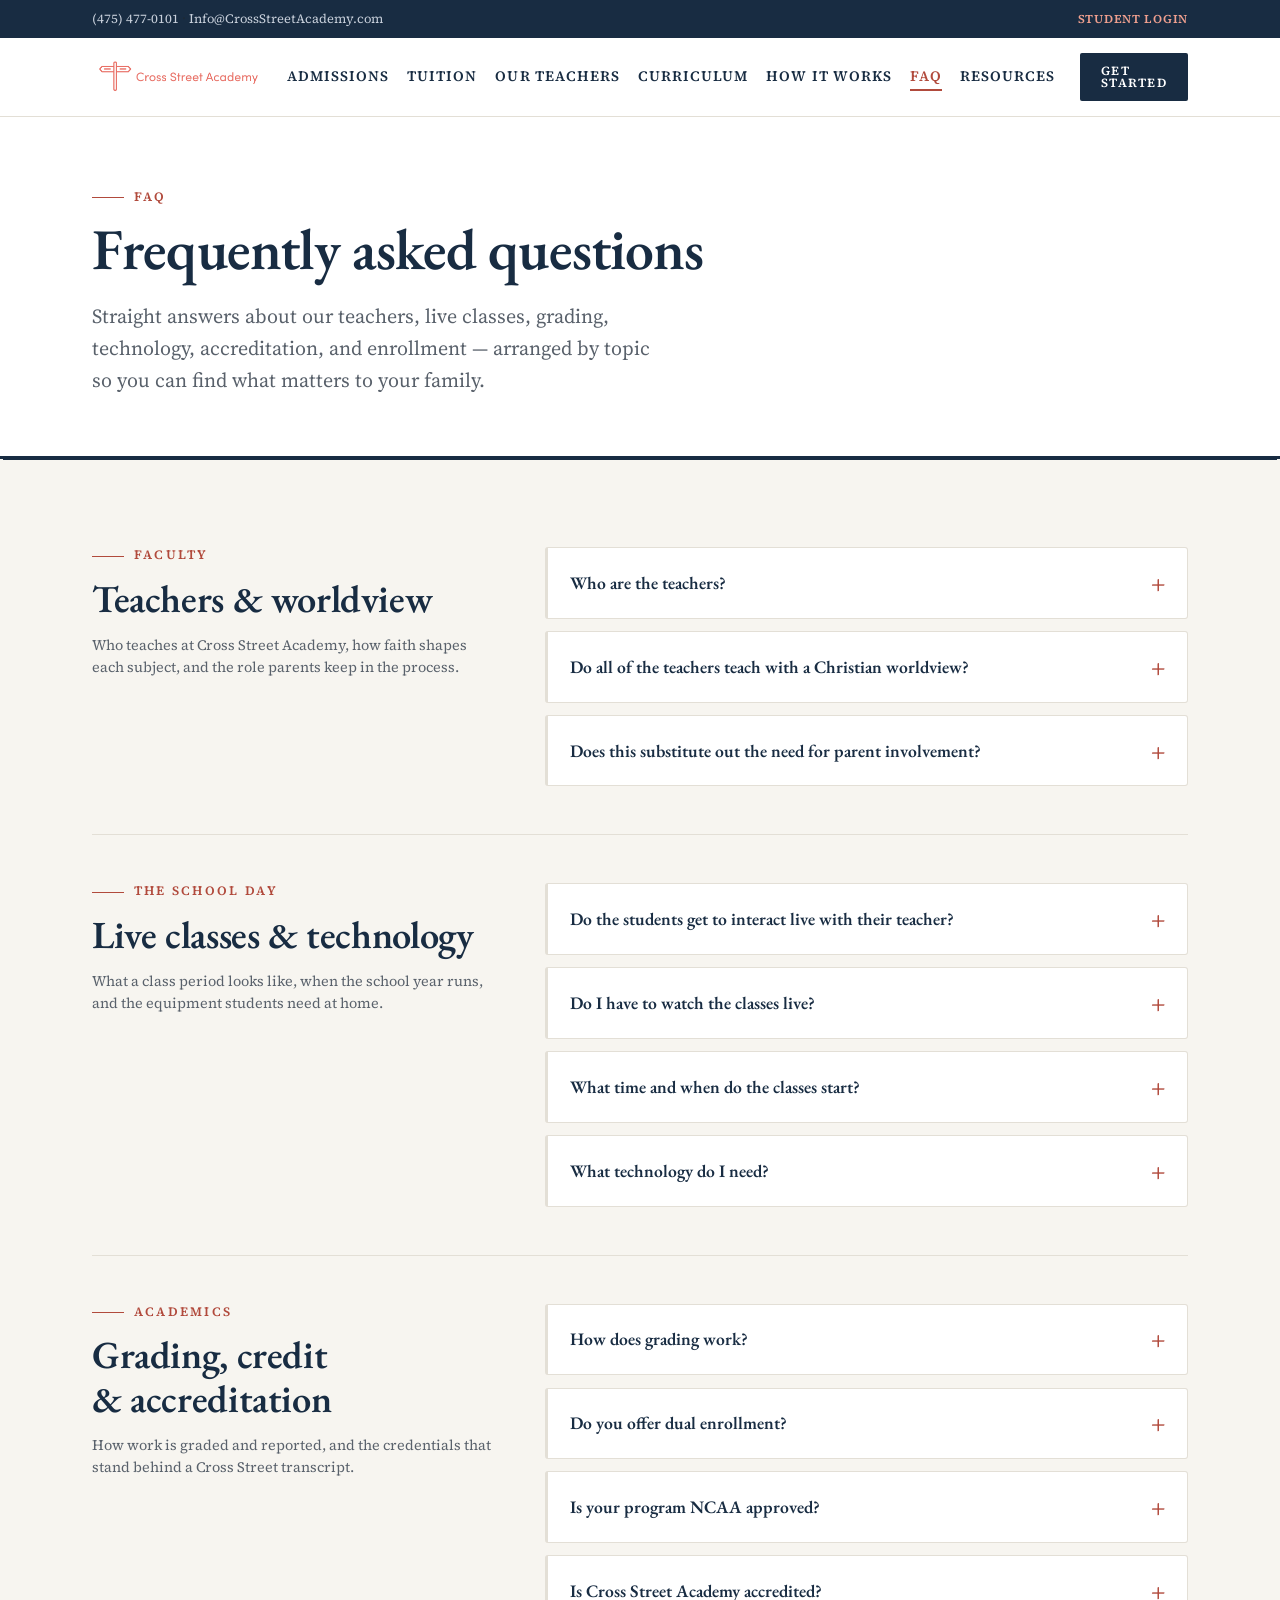
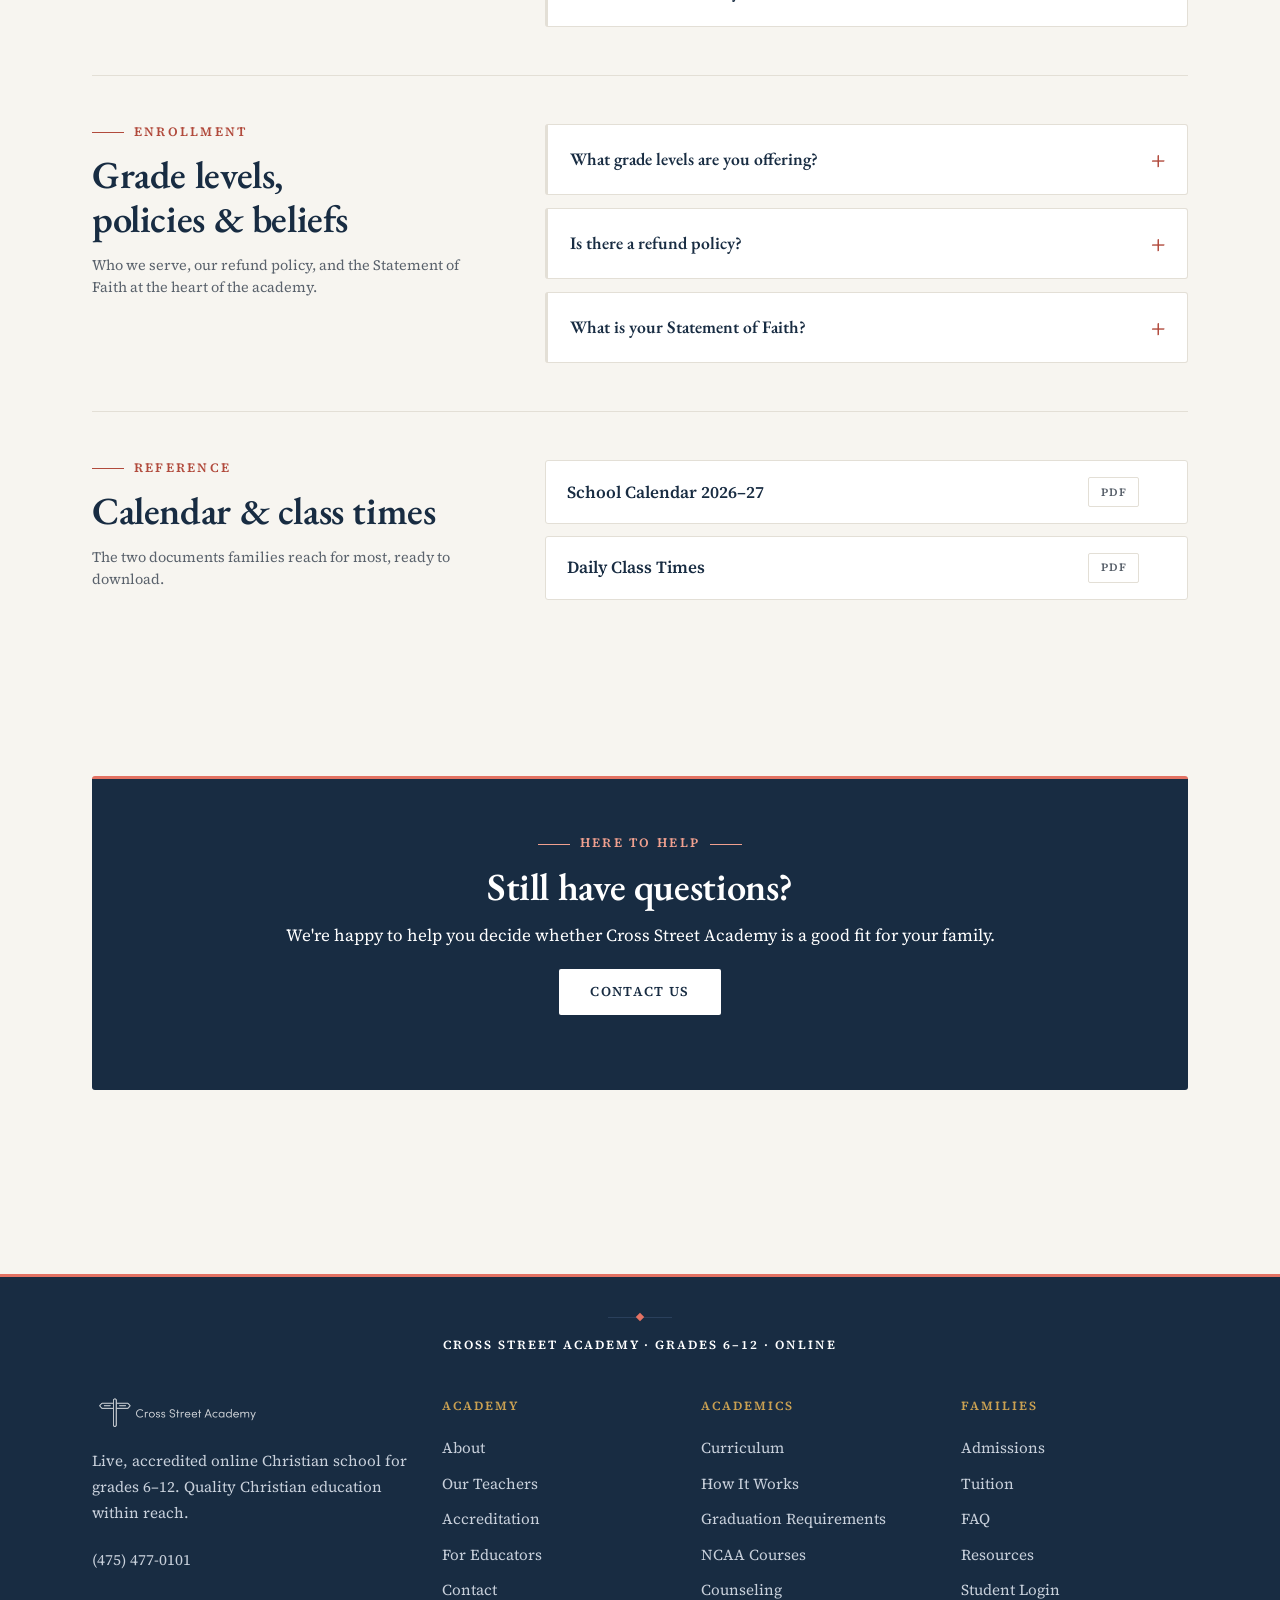
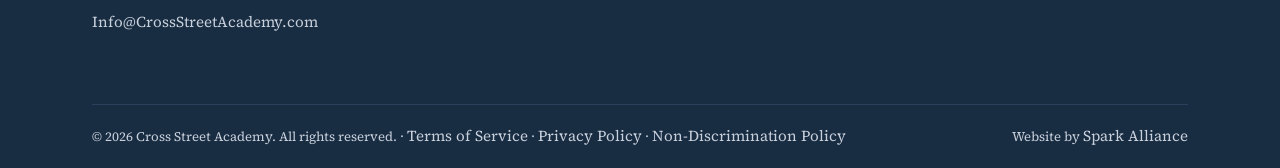
<file: faq.html>
<!DOCTYPE html>
<html lang="en">
<head>
<meta charset="utf-8">
<meta name="viewport" content="width=device-width, initial-scale=1">
<link rel="icon" type="image/png" href="assets/img/favicon.png">
<title>FAQs | Frequently Asked Questions | Cross Street Academy</title>
<meta name="description" content="Answers about teachers, live classes, grading, technology, accreditation, NCAA approval, refunds, dual enrollment and our Statement of Faith.">
<link rel="canonical" href="https://www.crossstreetacademy.com/faq.html">
<meta property="og:type" content="website">
<meta property="og:site_name" content="Cross Street Academy">
<meta property="og:title" content="FAQs | Frequently Asked Questions | Cross Street Academy">
<meta property="og:description" content="Answers about teachers, live classes, grading, technology, accreditation, NCAA approval, refunds, dual enrollment and our Statement of Faith.">
<meta property="og:url" content="https://www.crossstreetacademy.com/faq.html">
<meta property="og:image" content="https://www.crossstreetacademy.com/assets/img/logo-horz-red.webp">
<meta name="twitter:card" content="summary_large_image">
<link rel="preconnect" href="https://fonts.googleapis.com">
<link rel="preconnect" href="https://fonts.gstatic.com" crossorigin>
<link href="https://fonts.googleapis.com/css2?family=EB+Garamond:ital,wght@0,500;0,600;0,700;1,500&family=Source+Serif+4:ital,wght@0,400;0,600;0,700;1,400&display=swap" rel="stylesheet">
<link rel="stylesheet" href="assets/css/style.css">
<script type="application/ld+json">{"@context": "https://schema.org", "@type": "School", "name": "Cross Street Academy", "url": "https://www.crossstreetacademy.com", "logo": "https://www.crossstreetacademy.com/assets/img/logo-horz-red.webp", "telephone": "+1-475-477-0101", "email": "Info@CrossStreetAcademy.com", "description": "Live, accredited online Christian school for grades 6-12.", "sameAs": ["https://www.facebook.com/CrossStreetDaily"], "address": {"@type": "PostalAddress", "addressRegion": "CT", "addressCountry": "US"}}</script>
<script type="application/ld+json">{"@context": "https://schema.org", "@type": "FAQPage", "mainEntity": [{"@type": "Question", "name": "Who are the teachers?", "acceptedAnswer": {"@type": "Answer", "text": "All of our teachers are highly qualified with a bachelor's degree or higher from an accredited college or university. See their bios."}}, {"@type": "Question", "name": "Do all of the teachers teach with a Christian worldview?", "acceptedAnswer": {"@type": "Answer", "text": "Yes — all of our teachers are followers of Christ and teach each subject from a Christian worldview. The accompanying online program is an award-winning Bible-based curriculum called Ignitia, created by Alpha Omega Publications. See Curriculum."}}, {"@type": "Question", "name": "Does this substitute out the need for parent involvement?", "acceptedAnswer": {"@type": "Answer", "text": "No. Whether you use our academy to enhance your homeschool or as a public or private school alternative, parents need to be involved. The student's family is at the center of online schooling — our academy is a partner in the education process, not a replacement for parental involvement. It is the parent's responsibility to follow their state and local homeschooling laws, as each state has its own requirements."}}, {"@type": "Question", "name": "Do the students get to interact live with their teacher?", "acceptedAnswer": {"@type": "Answer", "text": "Yes. Students can interact with the teacher and other students during the live classes. We use Zoom meetings for our live classes."}}, {"@type": "Question", "name": "Do I have to watch the classes live?", "acceptedAnswer": {"@type": "Answer", "text": "For middle school classes, students are highly encouraged to join live but do not have to — all classes are recorded and available on demand. For high school classes, students do have to join the live classes and attendance is taken."}}, {"@type": "Question", "name": "How does grading work?", "acceptedAnswer": {"@type": "Answer", "text": "All assignments, quizzes and tests are graded by us, with results visible in Ignitia in real time. The overall course grade combines the three, with weightings varying slightly by subject. Due dates and upcoming quiz and test dates are also visible online."}}, {"@type": "Question", "name": "Is there a refund policy?", "acceptedAnswer": {"@type": "Answer", "text": "Yes. If you are not satisfied, you can cancel up to 14 days after the school year starts for a full refund (minus an administrative fee)."}}, {"@type": "Question", "name": "What technology do I need?", "acceptedAnswer": {"@type": "Answer", "text": "A PC or laptop with reliable internet access for the live classes, plus a webcam so students can actively participate. The online curriculum runs in common internet browsers."}}, {"@type": "Question", "name": "Do you offer dual enrollment?", "acceptedAnswer": {"@type": "Answer", "text": "Yes. We have partnered with the College at Southeastern so students can earn both high school credits and college credits in concurrent classes taught by our teachers."}}, {"@type": "Question", "name": "What grade levels are you offering?", "acceptedAnswer": {"@type": "Answer", "text": "We offer grades 6–12."}}, {"@type": "Question", "name": "Is your program NCAA approved?", "acceptedAnswer": {"@type": "Answer", "text": "Yes, our non-traditional program has been approved by NCAA. See the list of eligible courses."}}, {"@type": "Question", "name": "Is Cross Street Academy accredited?", "acceptedAnswer": {"@type": "Answer", "text": "Cross Street Academy is accredited by the New England Association of Schools and Colleges (NEASC). CSA is also a member of the Association of Christian Schools International (ACSI), and we use an award-winning curriculum well regarded in the homeschooling Christian community."}}, {"@type": "Question", "name": "What time and when do the classes start?", "acceptedAnswer": {"@type": "Answer", "text": "Orientation is August 20, 2026, and live classes run from August 21, 2026 through May 21, 2027, with breaks for standard school holidays. Classes start at 10:15am ET and run approximately 40 minutes with scheduled breaks in between."}}]}</script>
<script type="application/ld+json">{"@context": "https://schema.org", "@type": "BreadcrumbList", "itemListElement": [{"@type": "ListItem", "position": 1, "name": "Home", "item": "https://www.crossstreetacademy.com/"}, {"@type": "ListItem", "position": 2, "name": "FAQ", "item": "https://www.crossstreetacademy.com/faq.html"}]}</script>
</head>
<body>
<a class="skip" href="#main">Skip to content</a>
<header class="site-header">
 <div class="topbar">
  <div class="wrap">
   <p><a href="tel:+14754770101">(475) 477-0101</a><span class="email"> &middot; <a href="mailto:Info@CrossStreetAcademy.com">Info@CrossStreetAcademy.com</a></span></p>
   <a class="login" href="https://crossstreet.ignitiaschools.com" rel="noopener">Student Login</a>
  </div>
 </div>
 <div class="wrap bar">
  <a class="brand" href="index.html" aria-label="Cross Street Academy home"><img src="assets/img/logo-horz-red.webp" alt="Cross Street Academy" width="190" height="47"></a>
  <button class="nav-toggle" aria-label="Menu" aria-expanded="false" onclick="document.body.classList.toggle('nav-open');document.querySelector('.nav').classList.toggle('open');this.setAttribute('aria-expanded',document.querySelector('.nav').classList.contains('open'))"><span></span></button>
  <nav class="nav" aria-label="Main">
   <a href="admissions.html">Admissions</a><a href="tuition.html">Tuition</a><a href="teachers.html">Our Teachers</a><a href="curriculum.html">Curriculum</a><a href="how-it-works.html">How It Works</a><a href="faq.html" aria-current="page">FAQ</a><a href="resources.html">Resources</a>
   <a class="btn btn-primary btn-sm" href="contact.html">Get Started</a>
  </nav>
 </div>
</header>
<main id="main">

<section class="page-hero">
 <div class="wrap">
  <p class="eyebrow">FAQ</p>
  <h1>Frequently asked questions</h1>
  <p class="lead">Straight answers about our teachers, live classes, grading, technology, accreditation, and enrollment &mdash; arranged by topic so you can find what matters to your family.</p>
 </div>
</section>

<section class="section">
 <div class="wrap">

  <div class="faq-group">
   <div class="faq-group-head">
    <p class="eyebrow">Faculty</p>
    <h2>Teachers &amp; worldview</h2>
    <p class="small muted">Who teaches at Cross Street Academy, how faith shapes each subject, and the role parents keep in the process.</p>
   </div>
   <div class="faq-group-body">
    <details class="faq-item"><summary>Who are the teachers?</summary><div class="a"><p>All of our teachers are highly qualified with a bachelor's degree or higher from an accredited college or university. <a href="teachers.html">See their bios</a>.</p></div></details>
    <details class="faq-item"><summary>Do all of the teachers teach with a Christian worldview?</summary><div class="a"><p>Yes &mdash; all of our teachers are followers of Christ and teach each subject from a Christian worldview. The accompanying online program is an award-winning Bible-based curriculum called Ignitia, created by Alpha Omega Publications. <a href="curriculum.html">See Curriculum</a>.</p></div></details>
    <details class="faq-item"><summary>Does this substitute out the need for parent involvement?</summary><div class="a"><p>No. Whether you use our academy to enhance your homeschool or as a public or private school alternative, parents need to be involved. The student's family is at the center of online schooling &mdash; our academy is a partner in the education process, not a replacement for parental involvement. It is the parent's responsibility to follow their state and local homeschooling laws, as each state has its own requirements.</p></div></details>
   </div>
  </div>

  <div class="faq-group">
   <div class="faq-group-head">
    <p class="eyebrow">The School Day</p>
    <h2>Live classes &amp; technology</h2>
    <p class="small muted">What a class period looks like, when the school year runs, and the equipment students need at home.</p>
   </div>
   <div class="faq-group-body">
    <details class="faq-item"><summary>Do the students get to interact live with their teacher?</summary><div class="a"><p>Yes. Students can interact with the teacher and other students during the live classes. We use Zoom meetings for our live classes.</p></div></details>
    <details class="faq-item"><summary>Do I have to watch the classes live?</summary><div class="a"><p>For middle school classes, students are highly encouraged to join live but do not have to &mdash; all classes are recorded and available on demand. For high school classes, students do have to join the live classes and attendance is taken.</p></div></details>
    <details class="faq-item"><summary>What time and when do the classes start?</summary><div class="a"><p>Orientation is August 20, 2026, and live classes run from August 21, 2026 through May 21, 2027, with breaks for standard school holidays. Classes start at 10:15am ET and run approximately 40 minutes with scheduled breaks in between.</p></div></details>
    <details class="faq-item"><summary>What technology do I need?</summary><div class="a"><p>A PC or laptop with reliable internet access for the live classes, plus a webcam so students can actively participate. The online curriculum runs in common internet browsers.</p></div></details>
   </div>
  </div>

  <div class="faq-group">
   <div class="faq-group-head">
    <p class="eyebrow">Academics</p>
    <h2>Grading, credit &amp; accreditation</h2>
    <p class="small muted">How work is graded and reported, and the credentials that stand behind a Cross Street transcript.</p>
   </div>
   <div class="faq-group-body">
    <details class="faq-item"><summary>How does grading work?</summary><div class="a"><p>All assignments, quizzes and tests are graded by us, with results visible in Ignitia in real time. The overall course grade combines the three, with weightings varying slightly by subject. Due dates and upcoming quiz and test dates are also visible online.</p></div></details>
    <details class="faq-item"><summary>Do you offer dual enrollment?</summary><div class="a"><p>Yes. We have partnered with the College at Southeastern so students can earn both high school credits and college credits in concurrent classes taught by our teachers.</p></div></details>
    <details class="faq-item"><summary>Is your program NCAA approved?</summary><div class="a"><p>Yes, our non-traditional program has been approved by NCAA. <a href="ncaa.html">See the list of eligible courses</a>.</p></div></details>
    <details class="faq-item"><summary>Is Cross Street Academy accredited?</summary><div class="a"><p>Cross Street Academy is accredited by the New England Association of Schools and Colleges (NEASC). CSA is also a member of the Association of Christian Schools International (ACSI), and we use an award-winning curriculum well regarded in the homeschooling Christian community.</p></div></details>
   </div>
  </div>

  <div class="faq-group">
   <div class="faq-group-head">
    <p class="eyebrow">Enrollment</p>
    <h2>Grade levels, policies &amp; beliefs</h2>
    <p class="small muted">Who we serve, our refund policy, and the Statement of Faith at the heart of the academy.</p>
   </div>
   <div class="faq-group-body">
    <details class="faq-item"><summary>What grade levels are you offering?</summary><div class="a"><p>We offer grades 6&ndash;12.</p></div></details>
    <details class="faq-item"><summary>Is there a refund policy?</summary><div class="a"><p>Yes. If you are not satisfied, you can cancel up to 14 days after the school year starts for a full refund (minus an administrative fee).</p></div></details>
    <details class="faq-item" id="statement-of-faith"><summary>What is your Statement of Faith?</summary><div class="a"><p>We are Bible based, non-denominational:</p><ol><li>We believe in one God who eternally exists in three Persons: Father, Son, and Holy Spirit.</li><li>We believe the Bible to be the inspired, infallible, authoritative Word of God.</li><li>We believe that man was created in God's image, but is separated from God by sin.</li><li>We believe in the incarnation and virgin birth of our Lord and Savior Jesus Christ, that He is the only begotten Son of God.</li><li>We believe Jesus died on the cross to pay for our sins, was buried, and rose from the dead.</li><li>We believe that we are redeemed by grace through faith in Jesus's atoning death on the cross and that whoever believes in Him shall not perish, but have eternal life.</li><li>We believe salvation is not by good works but is by the grace of God through faith in Jesus Christ alone.</li><li>We believe Jesus ascended into heaven and will return again.</li><li>We believe that the gift of eternal life is available to all, that those who receive Christ by faith are regenerated by the Holy Spirit and thereby become children of God.</li></ol></div></details>
   </div>
  </div>

  <div class="faq-group">
   <div class="faq-group-head">
    <p class="eyebrow">Reference</p>
    <h2>Calendar &amp; class times</h2>
    <p class="small muted">The two documents families reach for most, ready to download.</p>
   </div>
   <div class="faq-group-body">
    <div class="res-list">
     <a class="res" href="assets/pdf/CrossStreetCalendar_26_27-1.pdf">School Calendar 2026&ndash;27<span class="tag">PDF</span></a>
     <a class="res" href="assets/pdf/Daily-Class-Schedule-1.pdf">Daily Class Times<span class="tag">PDF</span></a>
    </div>
   </div>
  </div>

 </div>
</section>

<section class="section">
 <div class="wrap">
  <div class="callout">
   <p class="eyebrow">Here to Help</p>
   <h2>Still have questions?</h2>
   <p>We're happy to help you decide whether Cross Street Academy is a good fit for your family.</p>
   <p class="mt-2"><a class="btn" href="contact.html">Contact Us</a></p>
  </div>
 </div>
</section>

</main>
<footer class="site-footer">
 <div class="wrap">
  <div class="footer-id">
   <div class="ornament" aria-hidden="true"></div>
   <p>Cross Street Academy &middot; Grades 6&ndash;12 &middot; Online</p>
  </div>
  <div class="cols">
   <div class="brandcol">
    <img src="assets/img/logo-horz-red.webp" alt="Cross Street Academy">
    <p>Live, accredited online Christian school for grades 6&ndash;12. Quality Christian education within reach.</p>
    <p><a href="tel:+14754770101">(475) 477-0101</a><br><a href="mailto:Info@CrossStreetAcademy.com">Info@CrossStreetAcademy.com</a></p>
   </div>
   <div><h4>Academy</h4><a href="about.html">About</a><a href="teachers.html">Our Teachers</a><a href="accreditation.html">Accreditation</a><a href="educators.html">For Educators</a><a href="contact.html">Contact</a></div><div><h4>Academics</h4><a href="curriculum.html">Curriculum</a><a href="how-it-works.html">How It Works</a><a href="graduation-requirements.html">Graduation Requirements</a><a href="ncaa.html">NCAA Courses</a><a href="counseling.html">Counseling</a></div><div><h4>Families</h4><a href="admissions.html">Admissions</a><a href="tuition.html">Tuition</a><a href="faq.html">FAQ</a><a href="resources.html">Resources</a><a href="https://crossstreet.ignitiaschools.com">Student Login</a></div>
  </div>
  <div class="fine">
   <span>&copy; 2026 Cross Street Academy. All rights reserved. &middot; <a href="https://www.crossstreetacademy.com/terms-of-service">Terms of Service</a> &middot; <a href="https://www.crossstreetacademy.com/privacy-policy">Privacy Policy</a> &middot; <a href="admissions.html#nondiscrimination">Non-Discrimination Policy</a></span>
   <span>Website by <a href="https://sparkallianceinc.com" rel="noopener">Spark Alliance</a></span>
  </div>
 </div>
</footer>
<script>function openHashFaq(){if(location.hash){var d=document.querySelector('details'+location.hash.replace(/[^#\w-]/g,''));if(d){d.open=true;d.scrollIntoView()}}}openHashFaq();addEventListener('hashchange',openHashFaq)</script>
</body>
</html>
</file>
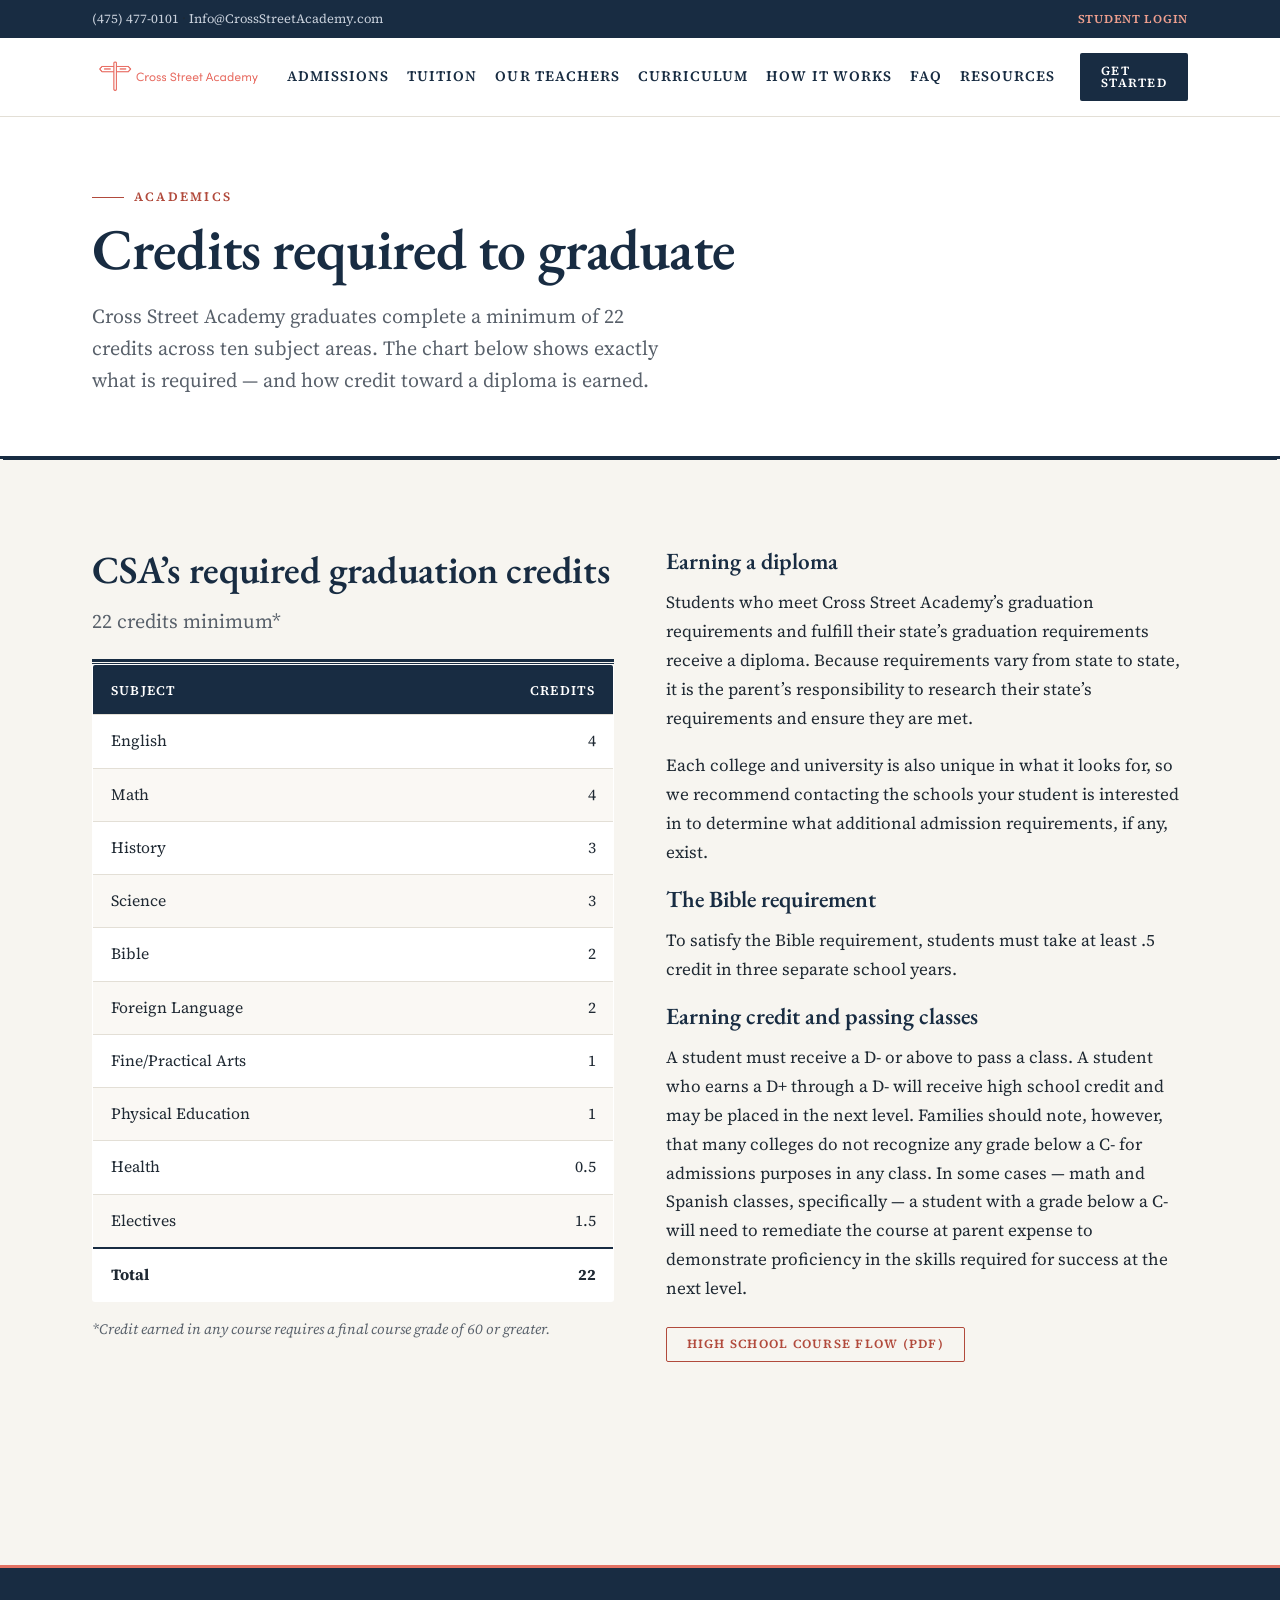
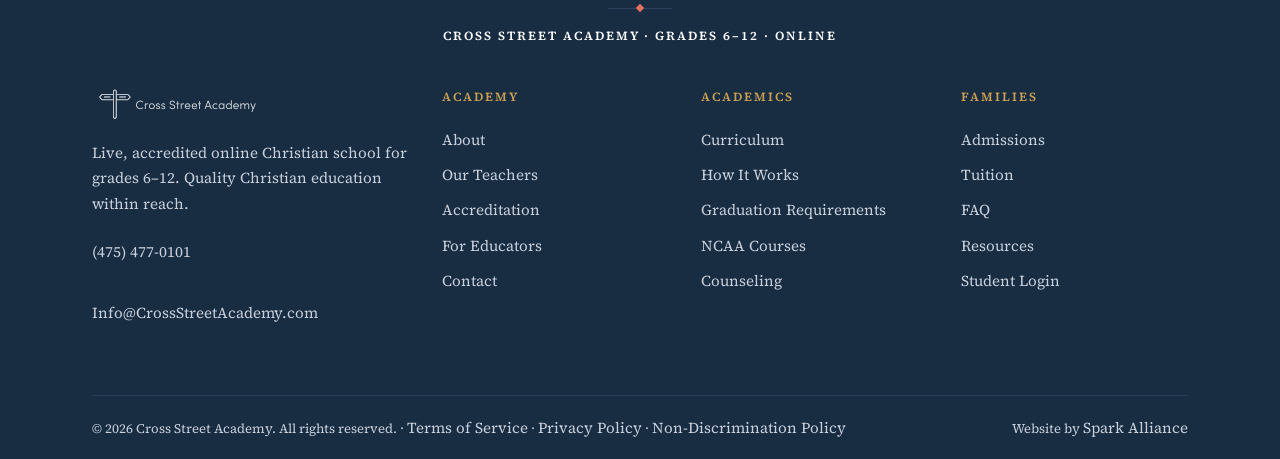
<file: graduation-requirements.html>
<!DOCTYPE html>
<html lang="en">
<head>
<meta charset="utf-8">
<meta name="viewport" content="width=device-width, initial-scale=1">
<link rel="icon" type="image/png" href="assets/img/favicon.png">
<title>Graduation Requirements | Cross Street Academy</title>
<meta name="description" content="CSA's required graduation credits — 22 credits minimum across English, Math, History, Science, Bible, foreign language, arts, PE, health and electives.">
<link rel="canonical" href="https://www.crossstreetacademy.com/graduation-requirements.html">
<meta property="og:type" content="website">
<meta property="og:site_name" content="Cross Street Academy">
<meta property="og:title" content="Graduation Requirements | Cross Street Academy">
<meta property="og:description" content="CSA's required graduation credits — 22 credits minimum across English, Math, History, Science, Bible, foreign language, arts, PE, health and electives.">
<meta property="og:url" content="https://www.crossstreetacademy.com/graduation-requirements.html">
<meta property="og:image" content="https://www.crossstreetacademy.com/assets/img/logo-horz-red.webp">
<meta name="twitter:card" content="summary_large_image">
<link rel="preconnect" href="https://fonts.googleapis.com">
<link rel="preconnect" href="https://fonts.gstatic.com" crossorigin>
<link href="https://fonts.googleapis.com/css2?family=EB+Garamond:ital,wght@0,500;0,600;0,700;1,500&family=Source+Serif+4:ital,wght@0,400;0,600;0,700;1,400&display=swap" rel="stylesheet">
<link rel="stylesheet" href="assets/css/style.css">
<script type="application/ld+json">{"@context": "https://schema.org", "@type": "School", "name": "Cross Street Academy", "url": "https://www.crossstreetacademy.com", "logo": "https://www.crossstreetacademy.com/assets/img/logo-horz-red.webp", "telephone": "+1-475-477-0101", "email": "Info@CrossStreetAcademy.com", "description": "Live, accredited online Christian school for grades 6-12.", "sameAs": ["https://www.facebook.com/CrossStreetDaily"], "address": {"@type": "PostalAddress", "addressRegion": "CT", "addressCountry": "US"}}</script>
<script type="application/ld+json">{"@context": "https://schema.org", "@type": "BreadcrumbList", "itemListElement": [{"@type": "ListItem", "position": 1, "name": "Home", "item": "https://www.crossstreetacademy.com/"}, {"@type": "ListItem", "position": 2, "name": "Graduation Requirements", "item": "https://www.crossstreetacademy.com/graduation-requirements.html"}]}</script>
</head>
<body>
<a class="skip" href="#main">Skip to content</a>
<header class="site-header">
 <div class="topbar">
  <div class="wrap">
   <p><a href="tel:+14754770101">(475) 477-0101</a><span class="email"> &middot; <a href="mailto:Info@CrossStreetAcademy.com">Info@CrossStreetAcademy.com</a></span></p>
   <a class="login" href="https://crossstreet.ignitiaschools.com" rel="noopener">Student Login</a>
  </div>
 </div>
 <div class="wrap bar">
  <a class="brand" href="index.html" aria-label="Cross Street Academy home"><img src="assets/img/logo-horz-red.webp" alt="Cross Street Academy" width="190" height="47"></a>
  <button class="nav-toggle" aria-label="Menu" aria-expanded="false" onclick="document.body.classList.toggle('nav-open');document.querySelector('.nav').classList.toggle('open');this.setAttribute('aria-expanded',document.querySelector('.nav').classList.contains('open'))"><span></span></button>
  <nav class="nav" aria-label="Main">
   <a href="admissions.html">Admissions</a><a href="tuition.html">Tuition</a><a href="teachers.html">Our Teachers</a><a href="curriculum.html">Curriculum</a><a href="how-it-works.html">How It Works</a><a href="faq.html">FAQ</a><a href="resources.html">Resources</a>
   <a class="btn btn-primary btn-sm" href="contact.html">Get Started</a>
  </nav>
 </div>
</header>
<main id="main">
<section class="page-hero"><div class="wrap">
 <p class="eyebrow">Academics</p>
 <h1>Credits required to graduate</h1>
 <p class="lead">Cross Street Academy graduates complete a minimum of 22 credits across ten subject areas. The chart below shows exactly what is required &mdash; and how credit toward a diploma is earned.</p>
</div></section>
<section class="section">
 <div class="wrap split start">
  <div>
   <h2>CSA&rsquo;s required graduation credits</h2>
   <p class="lead">22 credits minimum*</p>
   <div class="rule-double" aria-hidden="true"></div>
   <div class="table-scroll">
    <table class="data">
     <thead><tr><th scope="col">Subject</th><th scope="col" class="num">Credits</th></tr></thead>
     <tbody>
      <tr><td>English</td><td class="num">4</td></tr>
      <tr><td>Math</td><td class="num">4</td></tr>
      <tr><td>History</td><td class="num">3</td></tr>
      <tr><td>Science</td><td class="num">3</td></tr>
      <tr><td>Bible</td><td class="num">2</td></tr>
      <tr><td>Foreign Language</td><td class="num">2</td></tr>
      <tr><td>Fine/Practical Arts</td><td class="num">1</td></tr>
      <tr><td>Physical Education</td><td class="num">1</td></tr>
      <tr><td>Health</td><td class="num">0.5</td></tr>
      <tr><td>Electives</td><td class="num">1.5</td></tr>
      <tr class="total"><td>Total</td><td class="num">22</td></tr>
     </tbody>
    </table>
   </div>
   <p class="small muted mt-2"><em>*Credit earned in any course requires a final course grade of 60 or greater.</em></p>
  </div>
  <div class="prose">
   <h3>Earning a diploma</h3>
   <p>Students who meet Cross Street Academy&rsquo;s graduation requirements and fulfill their state&rsquo;s graduation requirements receive a diploma. Because requirements vary from state to state, it is the parent&rsquo;s responsibility to research their state&rsquo;s requirements and ensure they are met.</p>
   <p>Each college and university is also unique in what it looks for, so we recommend contacting the schools your student is interested in to determine what additional admission requirements, if any, exist.</p>
   <h3>The Bible requirement</h3>
   <p>To satisfy the Bible requirement, students must take at least .5 credit in three separate school years.</p>
   <h3>Earning credit and passing classes</h3>
   <p>A student must receive a D- or above to pass a class. A student who earns a D+ through a D- will receive high school credit and may be placed in the next level. Families should note, however, that many colleges do not recognize any grade below a C- for admissions purposes in any class. In some cases &mdash; math and Spanish classes, specifically &mdash; a student with a grade below a C- will need to remediate the course at parent expense to demonstrate proficiency in the skills required for success at the next level.</p>
   <p class="mt-3"><a class="btn btn-ghost btn-sm" href="assets/pdf/HS-class-chart-2.pdf">High School Course Flow (PDF)</a></p>
  </div>
 </div>
</section>
</main>
<footer class="site-footer">
 <div class="wrap">
  <div class="footer-id">
   <div class="ornament" aria-hidden="true"></div>
   <p>Cross Street Academy &middot; Grades 6&ndash;12 &middot; Online</p>
  </div>
  <div class="cols">
   <div class="brandcol">
    <img src="assets/img/logo-horz-red.webp" alt="Cross Street Academy">
    <p>Live, accredited online Christian school for grades 6&ndash;12. Quality Christian education within reach.</p>
    <p><a href="tel:+14754770101">(475) 477-0101</a><br><a href="mailto:Info@CrossStreetAcademy.com">Info@CrossStreetAcademy.com</a></p>
   </div>
   <div><h4>Academy</h4><a href="about.html">About</a><a href="teachers.html">Our Teachers</a><a href="accreditation.html">Accreditation</a><a href="educators.html">For Educators</a><a href="contact.html">Contact</a></div><div><h4>Academics</h4><a href="curriculum.html">Curriculum</a><a href="how-it-works.html">How It Works</a><a href="graduation-requirements.html">Graduation Requirements</a><a href="ncaa.html">NCAA Courses</a><a href="counseling.html">Counseling</a></div><div><h4>Families</h4><a href="admissions.html">Admissions</a><a href="tuition.html">Tuition</a><a href="faq.html">FAQ</a><a href="resources.html">Resources</a><a href="https://crossstreet.ignitiaschools.com">Student Login</a></div>
  </div>
  <div class="fine">
   <span>&copy; 2026 Cross Street Academy. All rights reserved. &middot; <a href="https://www.crossstreetacademy.com/terms-of-service">Terms of Service</a> &middot; <a href="https://www.crossstreetacademy.com/privacy-policy">Privacy Policy</a> &middot; <a href="admissions.html#nondiscrimination">Non-Discrimination Policy</a></span>
   <span>Website by <a href="https://sparkallianceinc.com" rel="noopener">Spark Alliance</a></span>
  </div>
 </div>
</footer>
</body>
</html>
</file>
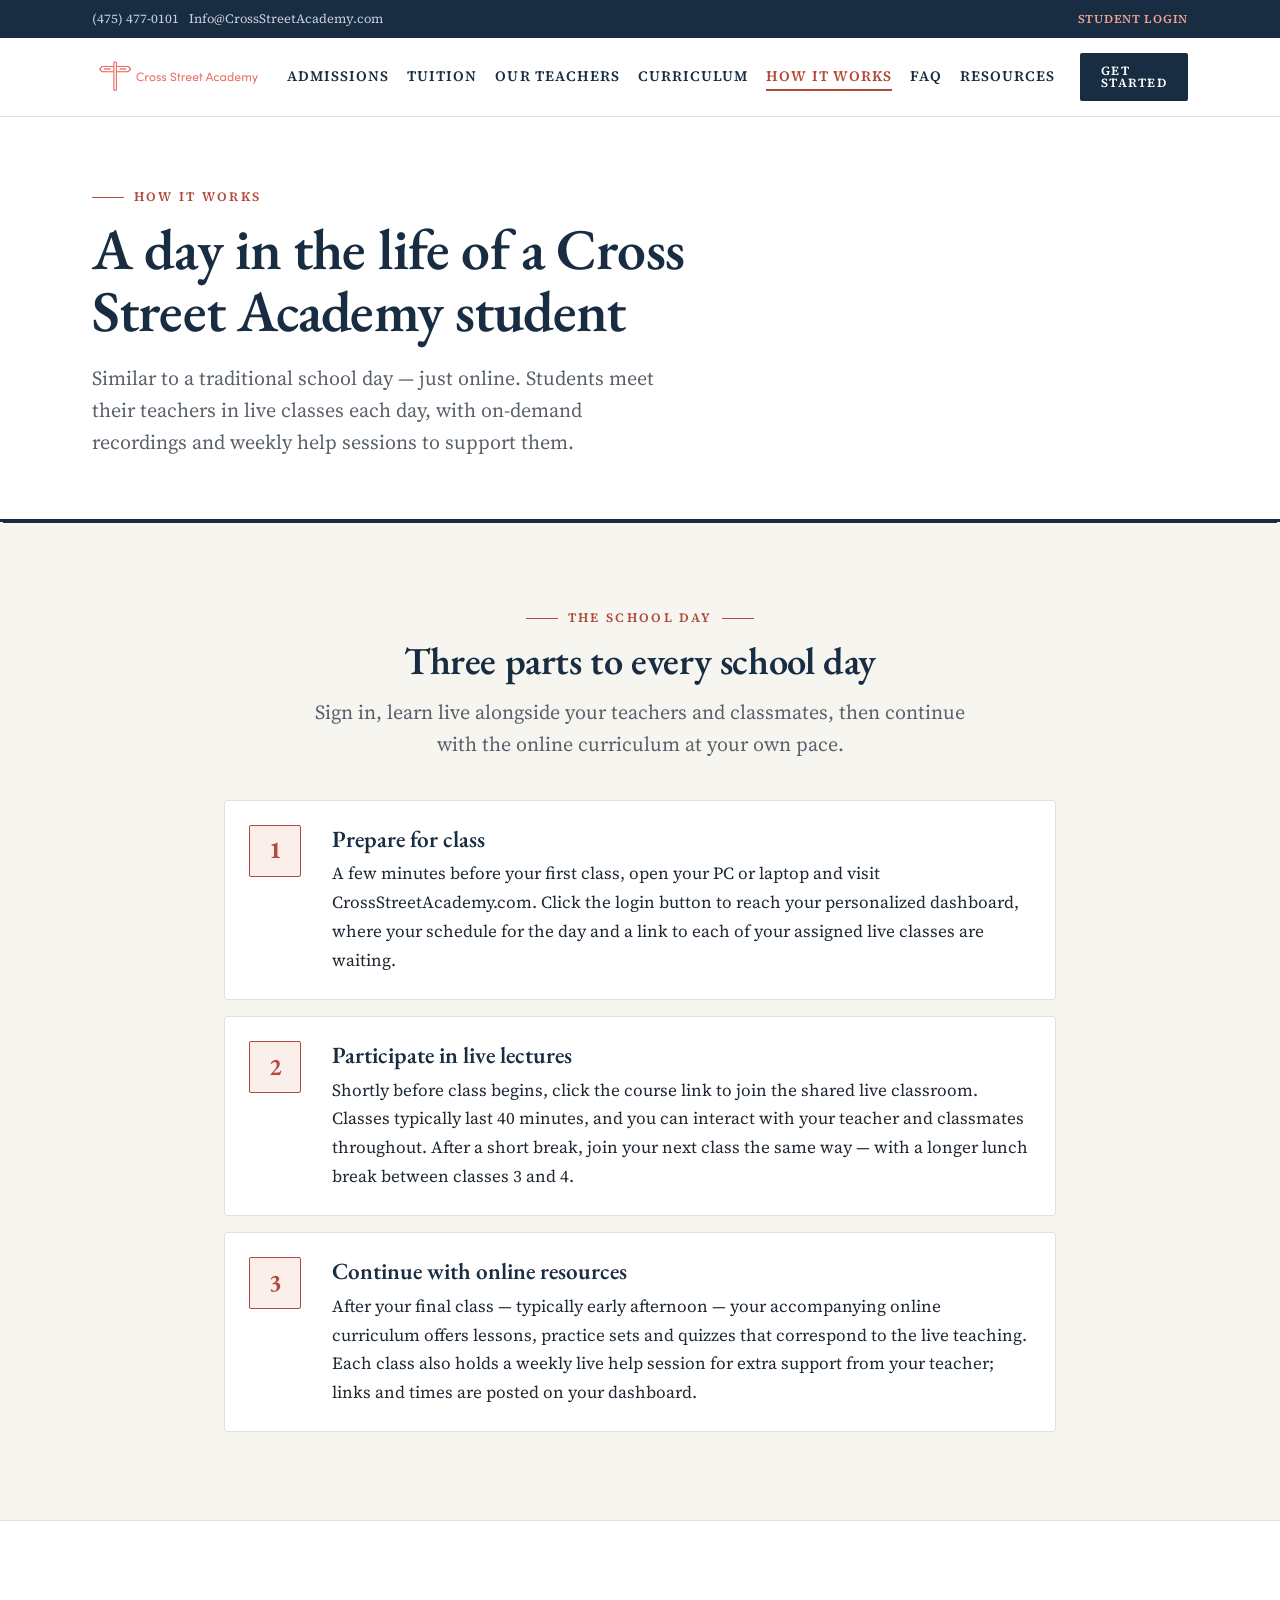
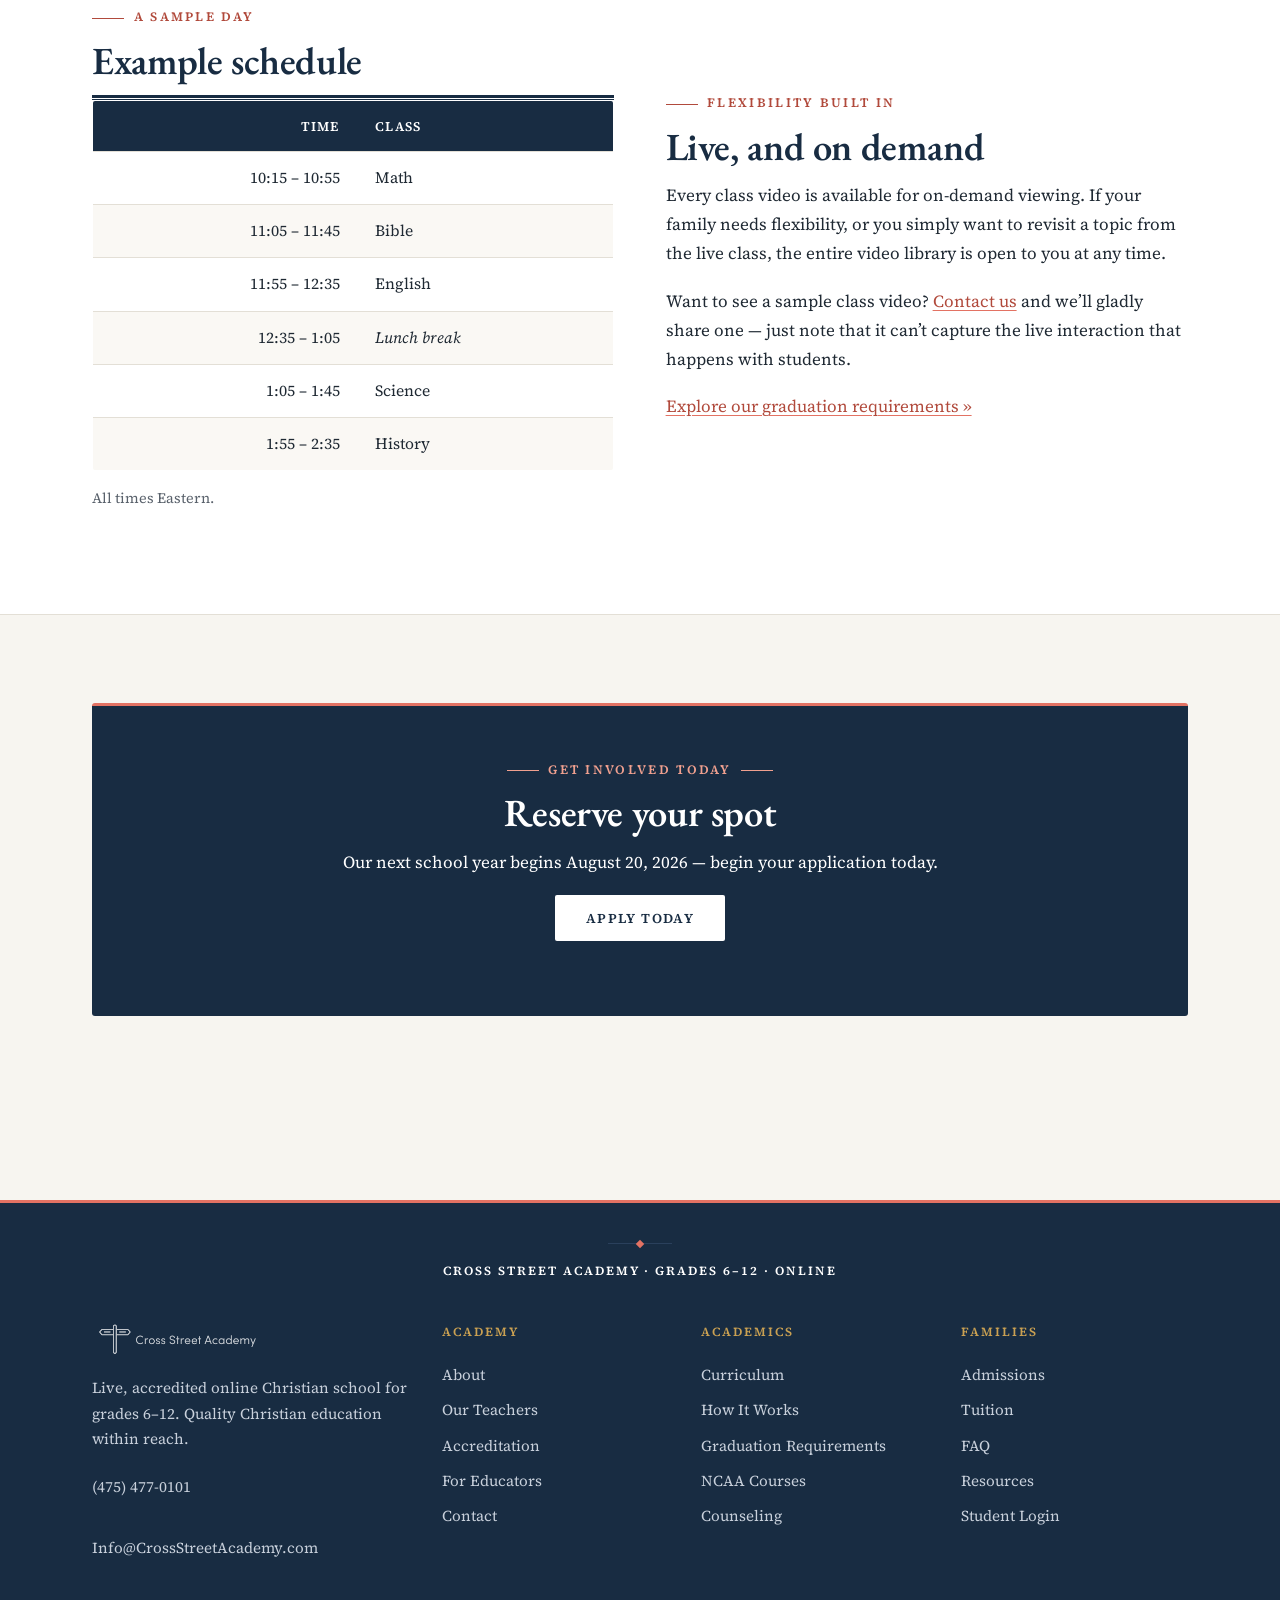
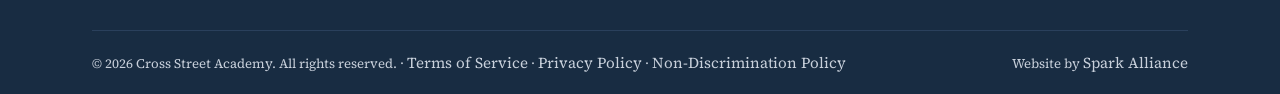
<file: how-it-works.html>
<!DOCTYPE html>
<html lang="en">
<head>
<meta charset="utf-8">
<meta name="viewport" content="width=device-width, initial-scale=1">
<link rel="icon" type="image/png" href="assets/img/favicon.png">
<title>How It Works | A Day at Our Online School | Cross Street Academy</title>
<meta name="description" content="Similar to a traditional school day, just online: live classes every day, on-demand recordings, weekly help sessions, after-school clubs and guest speakers.">
<link rel="canonical" href="https://www.crossstreetacademy.com/how-it-works.html">
<meta property="og:type" content="website">
<meta property="og:site_name" content="Cross Street Academy">
<meta property="og:title" content="How It Works | A Day at Our Online School | Cross Street Academy">
<meta property="og:description" content="Similar to a traditional school day, just online: live classes every day, on-demand recordings, weekly help sessions, after-school clubs and guest speakers.">
<meta property="og:url" content="https://www.crossstreetacademy.com/how-it-works.html">
<meta property="og:image" content="https://www.crossstreetacademy.com/assets/img/logo-horz-red.webp">
<meta name="twitter:card" content="summary_large_image">
<link rel="preconnect" href="https://fonts.googleapis.com">
<link rel="preconnect" href="https://fonts.gstatic.com" crossorigin>
<link href="https://fonts.googleapis.com/css2?family=EB+Garamond:ital,wght@0,500;0,600;0,700;1,500&family=Source+Serif+4:ital,wght@0,400;0,600;0,700;1,400&display=swap" rel="stylesheet">
<link rel="stylesheet" href="assets/css/style.css">
<script type="application/ld+json">{"@context": "https://schema.org", "@type": "School", "name": "Cross Street Academy", "url": "https://www.crossstreetacademy.com", "logo": "https://www.crossstreetacademy.com/assets/img/logo-horz-red.webp", "telephone": "+1-475-477-0101", "email": "Info@CrossStreetAcademy.com", "description": "Live, accredited online Christian school for grades 6-12.", "sameAs": ["https://www.facebook.com/CrossStreetDaily"], "address": {"@type": "PostalAddress", "addressRegion": "CT", "addressCountry": "US"}}</script>
<script type="application/ld+json">{"@context": "https://schema.org", "@type": "BreadcrumbList", "itemListElement": [{"@type": "ListItem", "position": 1, "name": "Home", "item": "https://www.crossstreetacademy.com/"}, {"@type": "ListItem", "position": 2, "name": "How It Works", "item": "https://www.crossstreetacademy.com/how-it-works.html"}]}</script>
</head>
<body>
<a class="skip" href="#main">Skip to content</a>
<header class="site-header">
 <div class="topbar">
  <div class="wrap">
   <p><a href="tel:+14754770101">(475) 477-0101</a><span class="email"> &middot; <a href="mailto:Info@CrossStreetAcademy.com">Info@CrossStreetAcademy.com</a></span></p>
   <a class="login" href="https://crossstreet.ignitiaschools.com" rel="noopener">Student Login</a>
  </div>
 </div>
 <div class="wrap bar">
  <a class="brand" href="index.html" aria-label="Cross Street Academy home"><img src="assets/img/logo-horz-red.webp" alt="Cross Street Academy" width="190" height="47"></a>
  <button class="nav-toggle" aria-label="Menu" aria-expanded="false" onclick="document.body.classList.toggle('nav-open');document.querySelector('.nav').classList.toggle('open');this.setAttribute('aria-expanded',document.querySelector('.nav').classList.contains('open'))"><span></span></button>
  <nav class="nav" aria-label="Main">
   <a href="admissions.html">Admissions</a><a href="tuition.html">Tuition</a><a href="teachers.html">Our Teachers</a><a href="curriculum.html">Curriculum</a><a href="how-it-works.html" aria-current="page">How It Works</a><a href="faq.html">FAQ</a><a href="resources.html">Resources</a>
   <a class="btn btn-primary btn-sm" href="contact.html">Get Started</a>
  </nav>
 </div>
</header>
<main id="main">
<section class="page-hero"><div class="wrap"><p class="eyebrow">How It Works</p><h1>A day in the life of a Cross Street Academy student</h1><p class="lead">Similar to a traditional school day &mdash; just online. Students meet their teachers in live classes each day, with on-demand recordings and weekly help sessions to support them.</p></div></section>
<section class="section">
 <div class="wrap">
  <div class="center">
   <p class="eyebrow">The school day</p>
   <h2>Three parts to every school day</h2>
   <p class="lead prose mx-auto">Sign in, learn live alongside your teachers and classmates, then continue with the online curriculum at your own pace.</p>
  </div>
  <div class="steps narrow mt-4">
   <div class="step"><div class="num" aria-hidden="true">1</div><div><h3>Prepare for class</h3><p>A few minutes before your first class, open your PC or laptop and visit CrossStreetAcademy.com. Click the login button to reach your personalized dashboard, where your schedule for the day and a link to each of your assigned live classes are waiting.</p></div></div>
   <div class="step"><div class="num" aria-hidden="true">2</div><div><h3>Participate in live lectures</h3><p>Shortly before class begins, click the course link to join the shared live classroom. Classes typically last 40 minutes, and you can interact with your teacher and classmates throughout. After a short break, join your next class the same way &mdash; with a longer lunch break between classes 3 and 4.</p></div></div>
   <div class="step"><div class="num" aria-hidden="true">3</div><div><h3>Continue with online resources</h3><p>After your final class &mdash; typically early afternoon &mdash; your accompanying online curriculum offers lessons, practice sets and quizzes that correspond to the live teaching. Each class also holds a weekly live help session for extra support from your teacher; links and times are posted on your dashboard.</p></div></div>
  </div>
 </div>
</section>
<section class="section alt">
 <div class="wrap split">
  <div>
   <p class="eyebrow">A sample day</p>
   <h2>Example schedule</h2>
   <div class="rule-double" aria-hidden="true"></div>
   <div class="table-scroll"><table class="data"><thead><tr><th class="num">Time</th><th>Class</th></tr></thead><tbody>
    <tr><td class="num">10:15 &ndash; 10:55</td><td>Math</td></tr>
    <tr><td class="num">11:05 &ndash; 11:45</td><td>Bible</td></tr>
    <tr><td class="num">11:55 &ndash; 12:35</td><td>English</td></tr>
    <tr><td class="num">12:35 &ndash; 1:05</td><td><em>Lunch break</em></td></tr>
    <tr><td class="num">1:05 &ndash; 1:45</td><td>Science</td></tr>
    <tr><td class="num">1:55 &ndash; 2:35</td><td>History</td></tr>
   </tbody></table></div>
   <p class="small muted mt-2">All times Eastern.</p>
  </div>
  <div>
   <p class="eyebrow">Flexibility built in</p>
   <h2>Live, and on demand</h2>
   <p>Every class video is available for on-demand viewing. If your family needs flexibility, or you simply want to revisit a topic from the live class, the entire video library is open to you at any time.</p>
   <p>Want to see a sample class video? <a href="contact.html">Contact us</a> and we&rsquo;ll gladly share one &mdash; just note that it can&rsquo;t capture the live interaction that happens with students.</p>
   <p class="mt-2"><a href="graduation-requirements.html">Explore our graduation requirements &raquo;</a></p>
  </div>
 </div>
</section>
<section class="section"><div class="wrap"><div class="callout"><p class="eyebrow">Get involved today</p><h2>Reserve your spot</h2><p>Our next school year begins August 20, 2026 &mdash; begin your application today.</p><p class="mt-2"><a class="btn" href="admissions.html">Apply Today</a></p></div></div></section></main>
<footer class="site-footer">
 <div class="wrap">
  <div class="footer-id">
   <div class="ornament" aria-hidden="true"></div>
   <p>Cross Street Academy &middot; Grades 6&ndash;12 &middot; Online</p>
  </div>
  <div class="cols">
   <div class="brandcol">
    <img src="assets/img/logo-horz-red.webp" alt="Cross Street Academy">
    <p>Live, accredited online Christian school for grades 6&ndash;12. Quality Christian education within reach.</p>
    <p><a href="tel:+14754770101">(475) 477-0101</a><br><a href="mailto:Info@CrossStreetAcademy.com">Info@CrossStreetAcademy.com</a></p>
   </div>
   <div><h4>Academy</h4><a href="about.html">About</a><a href="teachers.html">Our Teachers</a><a href="accreditation.html">Accreditation</a><a href="educators.html">For Educators</a><a href="contact.html">Contact</a></div><div><h4>Academics</h4><a href="curriculum.html">Curriculum</a><a href="how-it-works.html">How It Works</a><a href="graduation-requirements.html">Graduation Requirements</a><a href="ncaa.html">NCAA Courses</a><a href="counseling.html">Counseling</a></div><div><h4>Families</h4><a href="admissions.html">Admissions</a><a href="tuition.html">Tuition</a><a href="faq.html">FAQ</a><a href="resources.html">Resources</a><a href="https://crossstreet.ignitiaschools.com">Student Login</a></div>
  </div>
  <div class="fine">
   <span>&copy; 2026 Cross Street Academy. All rights reserved. &middot; <a href="https://www.crossstreetacademy.com/terms-of-service">Terms of Service</a> &middot; <a href="https://www.crossstreetacademy.com/privacy-policy">Privacy Policy</a> &middot; <a href="admissions.html#nondiscrimination">Non-Discrimination Policy</a></span>
   <span>Website by <a href="https://sparkallianceinc.com" rel="noopener">Spark Alliance</a></span>
  </div>
 </div>
</footer>
</body>
</html>
</file>
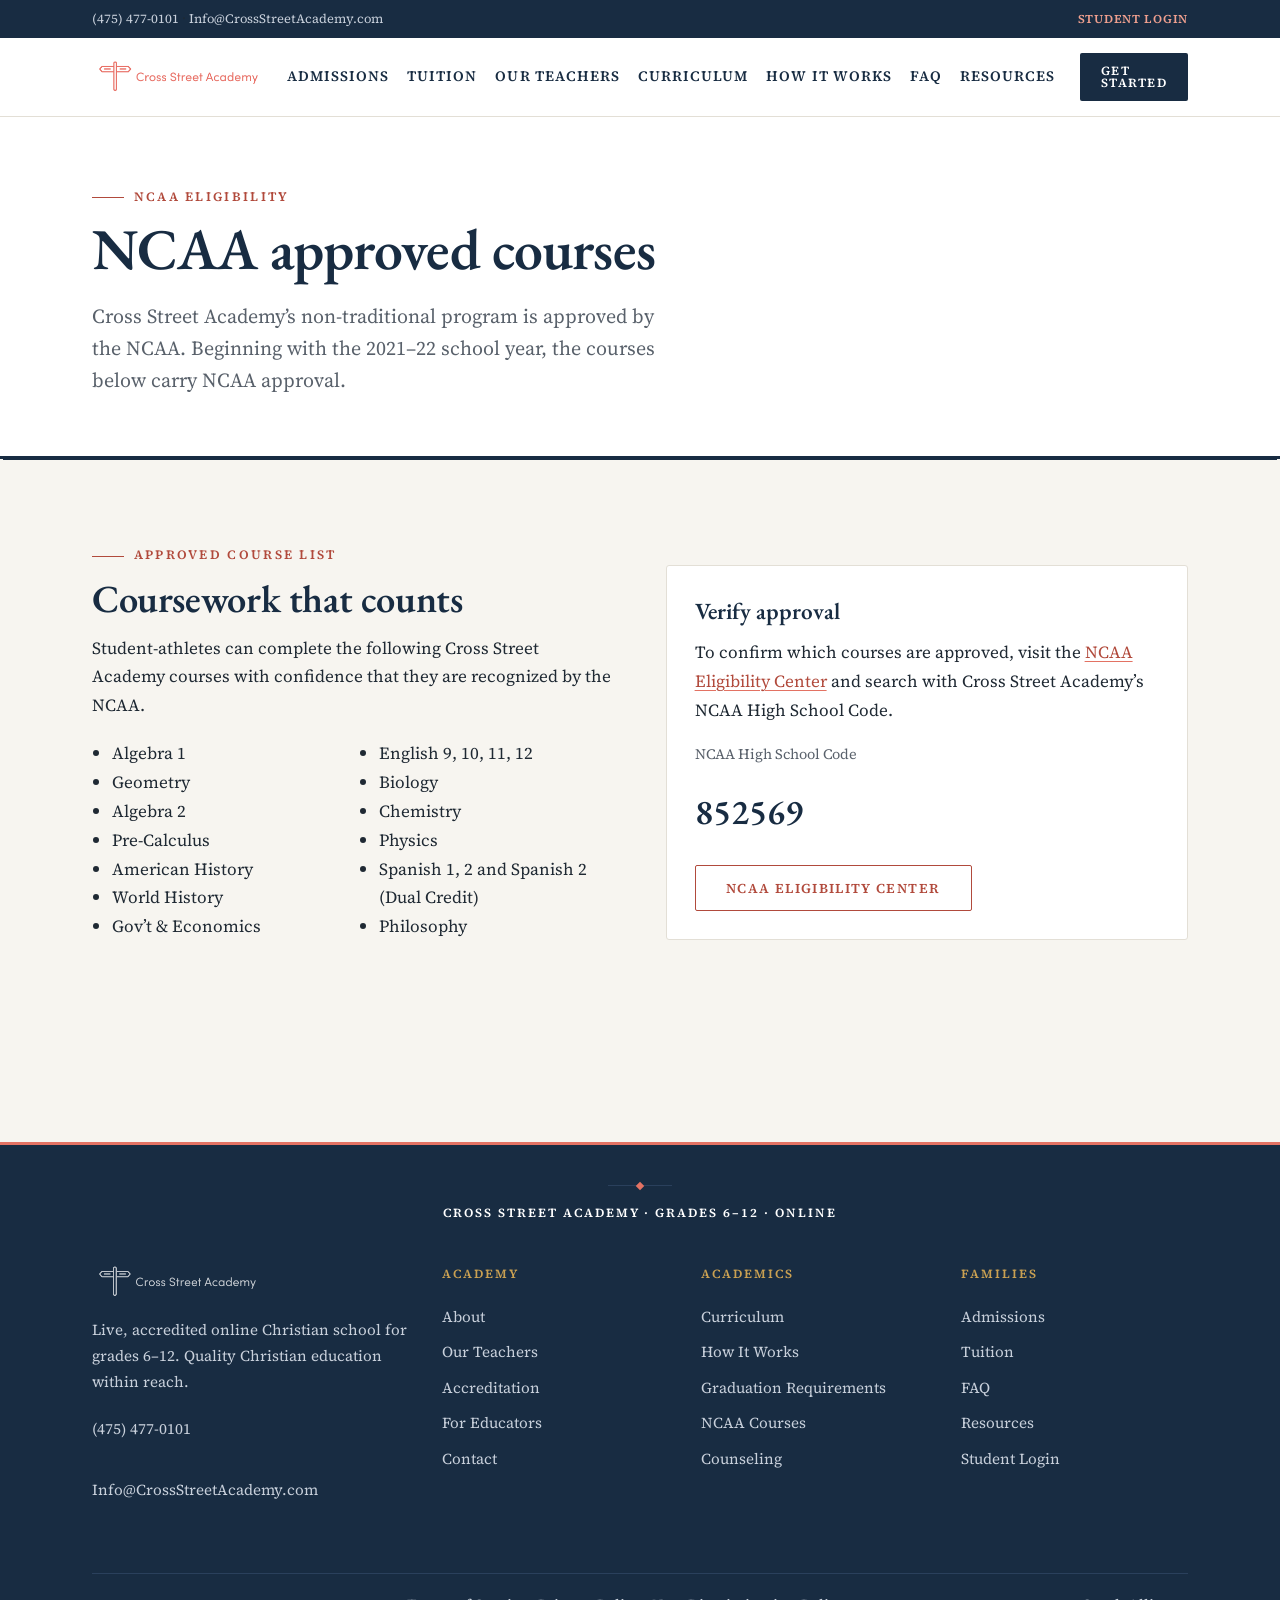
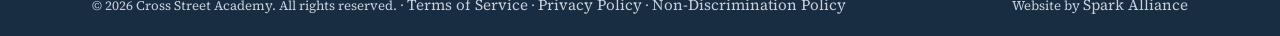
<file: ncaa.html>
<!DOCTYPE html>
<html lang="en">
<head>
<meta charset="utf-8">
<meta name="viewport" content="width=device-width, initial-scale=1">
<link rel="icon" type="image/png" href="assets/img/favicon.png">
<title>NCAA Approved Courses | HS Code 852569 | Cross Street Academy</title>
<meta name="description" content="Cross Street Academy's non-traditional program is NCAA approved. See the list of approved courses and verify with our NCAA High School Code: 852569.">
<link rel="canonical" href="https://www.crossstreetacademy.com/ncaa.html">
<meta property="og:type" content="website">
<meta property="og:site_name" content="Cross Street Academy">
<meta property="og:title" content="NCAA Approved Courses | HS Code 852569 | Cross Street Academy">
<meta property="og:description" content="Cross Street Academy's non-traditional program is NCAA approved. See the list of approved courses and verify with our NCAA High School Code: 852569.">
<meta property="og:url" content="https://www.crossstreetacademy.com/ncaa.html">
<meta property="og:image" content="https://www.crossstreetacademy.com/assets/img/logo-horz-red.webp">
<meta name="twitter:card" content="summary_large_image">
<link rel="preconnect" href="https://fonts.googleapis.com">
<link rel="preconnect" href="https://fonts.gstatic.com" crossorigin>
<link href="https://fonts.googleapis.com/css2?family=EB+Garamond:ital,wght@0,500;0,600;0,700;1,500&family=Source+Serif+4:ital,wght@0,400;0,600;0,700;1,400&display=swap" rel="stylesheet">
<link rel="stylesheet" href="assets/css/style.css">
<script type="application/ld+json">{"@context": "https://schema.org", "@type": "School", "name": "Cross Street Academy", "url": "https://www.crossstreetacademy.com", "logo": "https://www.crossstreetacademy.com/assets/img/logo-horz-red.webp", "telephone": "+1-475-477-0101", "email": "Info@CrossStreetAcademy.com", "description": "Live, accredited online Christian school for grades 6-12.", "sameAs": ["https://www.facebook.com/CrossStreetDaily"], "address": {"@type": "PostalAddress", "addressRegion": "CT", "addressCountry": "US"}}</script>
<script type="application/ld+json">{"@context": "https://schema.org", "@type": "BreadcrumbList", "itemListElement": [{"@type": "ListItem", "position": 1, "name": "Home", "item": "https://www.crossstreetacademy.com/"}, {"@type": "ListItem", "position": 2, "name": "NCAA", "item": "https://www.crossstreetacademy.com/ncaa.html"}]}</script>
</head>
<body>
<a class="skip" href="#main">Skip to content</a>
<header class="site-header">
 <div class="topbar">
  <div class="wrap">
   <p><a href="tel:+14754770101">(475) 477-0101</a><span class="email"> &middot; <a href="mailto:Info@CrossStreetAcademy.com">Info@CrossStreetAcademy.com</a></span></p>
   <a class="login" href="https://crossstreet.ignitiaschools.com" rel="noopener">Student Login</a>
  </div>
 </div>
 <div class="wrap bar">
  <a class="brand" href="index.html" aria-label="Cross Street Academy home"><img src="assets/img/logo-horz-red.webp" alt="Cross Street Academy" width="190" height="47"></a>
  <button class="nav-toggle" aria-label="Menu" aria-expanded="false" onclick="document.body.classList.toggle('nav-open');document.querySelector('.nav').classList.toggle('open');this.setAttribute('aria-expanded',document.querySelector('.nav').classList.contains('open'))"><span></span></button>
  <nav class="nav" aria-label="Main">
   <a href="admissions.html">Admissions</a><a href="tuition.html">Tuition</a><a href="teachers.html">Our Teachers</a><a href="curriculum.html">Curriculum</a><a href="how-it-works.html">How It Works</a><a href="faq.html">FAQ</a><a href="resources.html">Resources</a>
   <a class="btn btn-primary btn-sm" href="contact.html">Get Started</a>
  </nav>
 </div>
</header>
<main id="main">
<section class="page-hero">
 <div class="wrap">
  <p class="eyebrow">NCAA Eligibility</p>
  <h1>NCAA approved courses</h1>
  <p class="lead">Cross Street Academy&rsquo;s non-traditional program is approved by the NCAA. Beginning with the 2021&ndash;22 school year, the courses below carry NCAA approval.</p>
 </div>
</section>
<section class="section">
 <div class="wrap split">
  <div>
   <p class="eyebrow">Approved course list</p>
   <h2>Coursework that counts</h2>
   <div class="prose">
    <p>Student-athletes can complete the following Cross Street Academy courses with confidence that they are recognized by the NCAA.</p>
   </div>
   <ul class="cols-2 mt-2">
    <li>Algebra 1</li>
    <li>Geometry</li>
    <li>Algebra 2</li>
    <li>Pre-Calculus</li>
    <li>American History</li>
    <li>World History</li>
    <li>Gov&rsquo;t &amp; Economics</li>
    <li>English 9, 10, 11, 12</li>
    <li>Biology</li>
    <li>Chemistry</li>
    <li>Physics</li>
    <li>Spanish 1, 2 and Spanish 2 (Dual Credit)</li>
    <li>Philosophy</li>
   </ul>
  </div>
  <div class="card">
   <h3>Verify approval</h3>
   <p>To confirm which courses are approved, visit the <a href="https://web3.ncaa.org/hsportal/exec/hsAction" rel="noopener">NCAA Eligibility Center</a> and search with Cross Street Academy&rsquo;s NCAA High School Code.</p>
   <p class="small muted">NCAA High School Code</p>
   <p class="stat-num">852569</p>
   <a class="btn btn-ghost mt-3" href="https://web3.ncaa.org/hsportal/exec/hsAction" rel="noopener">NCAA Eligibility Center</a>
  </div>
 </div>
</section>
</main>
<footer class="site-footer">
 <div class="wrap">
  <div class="footer-id">
   <div class="ornament" aria-hidden="true"></div>
   <p>Cross Street Academy &middot; Grades 6&ndash;12 &middot; Online</p>
  </div>
  <div class="cols">
   <div class="brandcol">
    <img src="assets/img/logo-horz-red.webp" alt="Cross Street Academy">
    <p>Live, accredited online Christian school for grades 6&ndash;12. Quality Christian education within reach.</p>
    <p><a href="tel:+14754770101">(475) 477-0101</a><br><a href="mailto:Info@CrossStreetAcademy.com">Info@CrossStreetAcademy.com</a></p>
   </div>
   <div><h4>Academy</h4><a href="about.html">About</a><a href="teachers.html">Our Teachers</a><a href="accreditation.html">Accreditation</a><a href="educators.html">For Educators</a><a href="contact.html">Contact</a></div><div><h4>Academics</h4><a href="curriculum.html">Curriculum</a><a href="how-it-works.html">How It Works</a><a href="graduation-requirements.html">Graduation Requirements</a><a href="ncaa.html">NCAA Courses</a><a href="counseling.html">Counseling</a></div><div><h4>Families</h4><a href="admissions.html">Admissions</a><a href="tuition.html">Tuition</a><a href="faq.html">FAQ</a><a href="resources.html">Resources</a><a href="https://crossstreet.ignitiaschools.com">Student Login</a></div>
  </div>
  <div class="fine">
   <span>&copy; 2026 Cross Street Academy. All rights reserved. &middot; <a href="https://www.crossstreetacademy.com/terms-of-service">Terms of Service</a> &middot; <a href="https://www.crossstreetacademy.com/privacy-policy">Privacy Policy</a> &middot; <a href="admissions.html#nondiscrimination">Non-Discrimination Policy</a></span>
   <span>Website by <a href="https://sparkallianceinc.com" rel="noopener">Spark Alliance</a></span>
  </div>
 </div>
</footer>
</body>
</html>
</file>
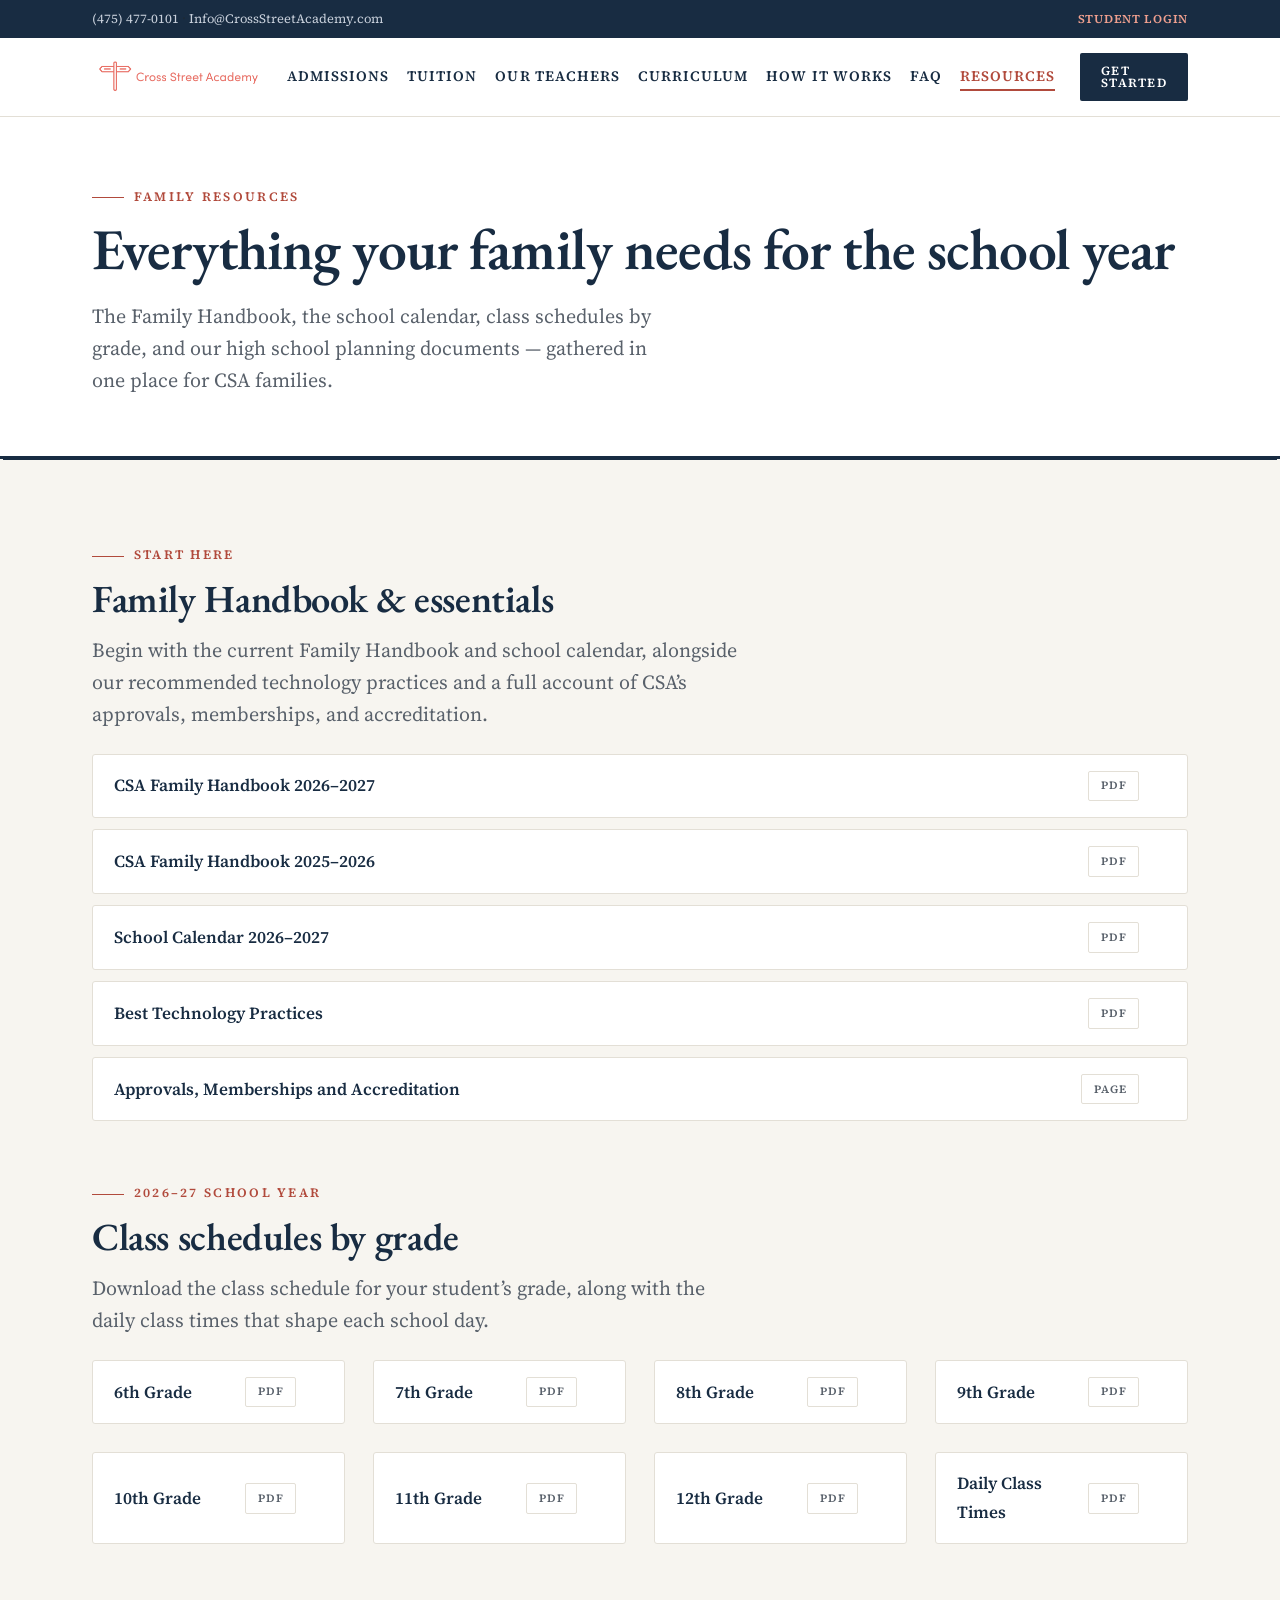
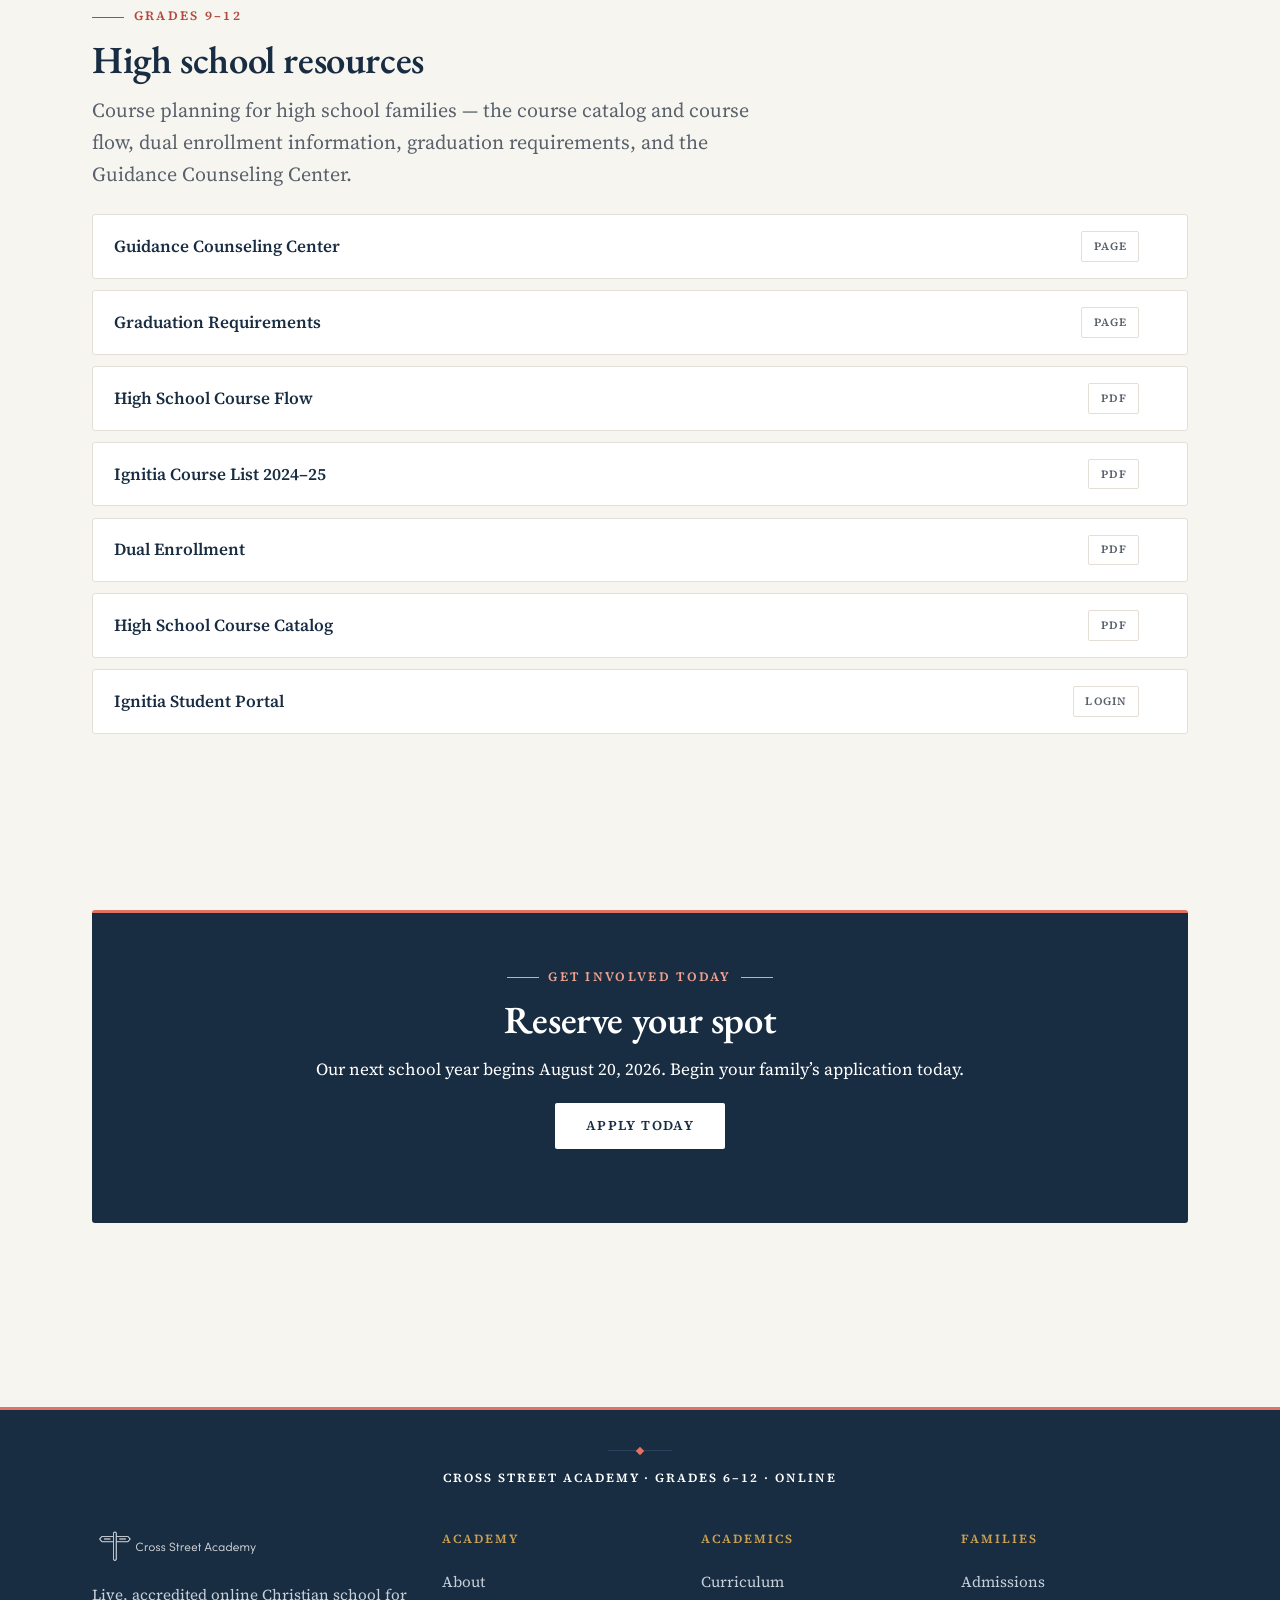
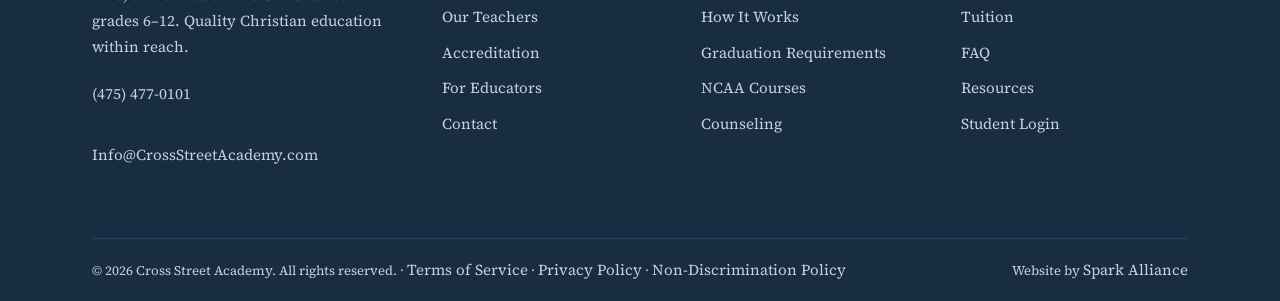
<file: resources.html>
<!DOCTYPE html>
<html lang="en">
<head>
<meta charset="utf-8">
<meta name="viewport" content="width=device-width, initial-scale=1">
<link rel="icon" type="image/png" href="assets/img/favicon.png">
<title>Family Resources & Downloads | Cross Street Academy</title>
<meta name="description" content="CSA Family Handbook, 2026–27 school calendar, class schedules by grade, high school resources, counseling and technology best practices.">
<link rel="canonical" href="https://www.crossstreetacademy.com/resources.html">
<meta property="og:type" content="website">
<meta property="og:site_name" content="Cross Street Academy">
<meta property="og:title" content="Family Resources & Downloads | Cross Street Academy">
<meta property="og:description" content="CSA Family Handbook, 2026–27 school calendar, class schedules by grade, high school resources, counseling and technology best practices.">
<meta property="og:url" content="https://www.crossstreetacademy.com/resources.html">
<meta property="og:image" content="https://www.crossstreetacademy.com/assets/img/logo-horz-red.webp">
<meta name="twitter:card" content="summary_large_image">
<link rel="preconnect" href="https://fonts.googleapis.com">
<link rel="preconnect" href="https://fonts.gstatic.com" crossorigin>
<link href="https://fonts.googleapis.com/css2?family=EB+Garamond:ital,wght@0,500;0,600;0,700;1,500&family=Source+Serif+4:ital,wght@0,400;0,600;0,700;1,400&display=swap" rel="stylesheet">
<link rel="stylesheet" href="assets/css/style.css">
<script type="application/ld+json">{"@context": "https://schema.org", "@type": "School", "name": "Cross Street Academy", "url": "https://www.crossstreetacademy.com", "logo": "https://www.crossstreetacademy.com/assets/img/logo-horz-red.webp", "telephone": "+1-475-477-0101", "email": "Info@CrossStreetAcademy.com", "description": "Live, accredited online Christian school for grades 6-12.", "sameAs": ["https://www.facebook.com/CrossStreetDaily"], "address": {"@type": "PostalAddress", "addressRegion": "CT", "addressCountry": "US"}}</script>
<script type="application/ld+json">{"@context": "https://schema.org", "@type": "BreadcrumbList", "itemListElement": [{"@type": "ListItem", "position": 1, "name": "Home", "item": "https://www.crossstreetacademy.com/"}, {"@type": "ListItem", "position": 2, "name": "Resources", "item": "https://www.crossstreetacademy.com/resources.html"}]}</script>
</head>
<body>
<a class="skip" href="#main">Skip to content</a>
<header class="site-header">
 <div class="topbar">
  <div class="wrap">
   <p><a href="tel:+14754770101">(475) 477-0101</a><span class="email"> &middot; <a href="mailto:Info@CrossStreetAcademy.com">Info@CrossStreetAcademy.com</a></span></p>
   <a class="login" href="https://crossstreet.ignitiaschools.com" rel="noopener">Student Login</a>
  </div>
 </div>
 <div class="wrap bar">
  <a class="brand" href="index.html" aria-label="Cross Street Academy home"><img src="assets/img/logo-horz-red.webp" alt="Cross Street Academy" width="190" height="47"></a>
  <button class="nav-toggle" aria-label="Menu" aria-expanded="false" onclick="document.body.classList.toggle('nav-open');document.querySelector('.nav').classList.toggle('open');this.setAttribute('aria-expanded',document.querySelector('.nav').classList.contains('open'))"><span></span></button>
  <nav class="nav" aria-label="Main">
   <a href="admissions.html">Admissions</a><a href="tuition.html">Tuition</a><a href="teachers.html">Our Teachers</a><a href="curriculum.html">Curriculum</a><a href="how-it-works.html">How It Works</a><a href="faq.html">FAQ</a><a href="resources.html" aria-current="page">Resources</a>
   <a class="btn btn-primary btn-sm" href="contact.html">Get Started</a>
  </nav>
 </div>
</header>
<main id="main">
<section class="page-hero"><div class="wrap">
 <p class="eyebrow">Family Resources</p>
 <h1>Everything your family needs for the school year</h1>
 <p class="lead">The Family Handbook, the school calendar, class schedules by grade, and our high school planning documents &mdash; gathered in one place for CSA families.</p>
</div></section>
<section class="section"><div class="wrap">
 <div class="res-group">
  <p class="eyebrow">Start here</p>
  <h2>Family Handbook &amp; essentials</h2>
  <p class="lead prose">Begin with the current Family Handbook and school calendar, alongside our recommended technology practices and a full account of CSA&rsquo;s approvals, memberships, and accreditation.</p>
  <div class="res-list mt-3">
   <a class="res" href="assets/pdf/Cross-Street-Academy-CSA-Family-Handbook-2026-2027.pdf">CSA Family Handbook 2026&ndash;2027<span class="tag">PDF</span></a>
   <a class="res" href="assets/pdf/Cross-Street-Academy-CSA-Family-Handbook-2025-2026.pdf">CSA Family Handbook 2025&ndash;2026<span class="tag">PDF</span></a>
   <a class="res" href="assets/pdf/CrossStreetCalendar_26_27-1.pdf">School Calendar 2026&ndash;2027<span class="tag">PDF</span></a>
   <a class="res" href="assets/pdf/Best-Technolongy-Practices-Cross-Street-Academy-2020.pdf">Best Technology Practices<span class="tag">PDF</span></a>
   <a class="res" href="accreditation.html">Approvals, Memberships and Accreditation<span class="tag">Page</span></a>
  </div>
 </div>
 <div class="res-group">
  <p class="eyebrow">2026&ndash;27 School Year</p>
  <h2>Class schedules by grade</h2>
  <p class="lead prose">Download the class schedule for your student&rsquo;s grade, along with the daily class times that shape each school day.</p>
  <div class="grid c4 mt-3">
   <a class="res" href="assets/pdf/6th-Grade-Class-Schedule-26-27.pdf">6th Grade<span class="tag">PDF</span></a>
   <a class="res" href="assets/pdf/7th-Grade-Class-Schedule-26-27.pdf">7th Grade<span class="tag">PDF</span></a>
   <a class="res" href="assets/pdf/8th-Grade-Class-Schedule-26-27.pdf">8th Grade<span class="tag">PDF</span></a>
   <a class="res" href="assets/pdf/9th-Grade-Class-Schedule-26-27-pclc.pdf">9th Grade<span class="tag">PDF</span></a>
   <a class="res" href="assets/pdf/10th-Grade-Class-Schedule-26-27.pdf">10th Grade<span class="tag">PDF</span></a>
   <a class="res" href="assets/pdf/11th-Grade-Class-Schedule-26-27.pdf">11th Grade<span class="tag">PDF</span></a>
   <a class="res" href="assets/pdf/12th-Grade-Class-Schedule-26-27.pdf">12th Grade<span class="tag">PDF</span></a>
   <a class="res" href="assets/pdf/Daily-Class-Schedule-1.pdf">Daily Class Times<span class="tag">PDF</span></a>
  </div>
 </div>
 <div class="res-group">
  <p class="eyebrow">Grades 9&ndash;12</p>
  <h2>High school resources</h2>
  <p class="lead prose">Course planning for high school families &mdash; the course catalog and course flow, dual enrollment information, graduation requirements, and the Guidance Counseling Center.</p>
  <div class="res-list mt-3">
   <a class="res" href="counseling.html">Guidance Counseling Center<span class="tag">Page</span></a>
   <a class="res" href="graduation-requirements.html">Graduation Requirements<span class="tag">Page</span></a>
   <a class="res" href="assets/pdf/HS-class-chart-2.pdf">High School Course Flow<span class="tag">PDF</span></a>
   <a class="res" href="assets/pdf/Course-List-Ignitia-2024-2025-1.pdf">Ignitia Course List 2024&ndash;25<span class="tag">PDF</span></a>
   <a class="res" href="assets/pdf/Dual-Enrollment.pdf">Dual Enrollment<span class="tag">PDF</span></a>
   <a class="res" href="assets/pdf/CSA-Course-Catalog-3-er4t.pdf">High School Course Catalog<span class="tag">PDF</span></a>
   <a class="res" href="https://crossstreet.ignitiaschools.com" rel="noopener">Ignitia Student Portal<span class="tag">Login</span></a>
  </div>
 </div>
</div></section>
<section class="section"><div class="wrap"><div class="callout">
 <p class="eyebrow">Get involved today</p>
 <h2>Reserve your spot</h2>
 <p>Our next school year begins August 20, 2026. Begin your family&rsquo;s application today.</p>
 <p class="mt-2"><a class="btn" href="admissions.html">Apply Today</a></p>
</div></div></section></main>
<footer class="site-footer">
 <div class="wrap">
  <div class="footer-id">
   <div class="ornament" aria-hidden="true"></div>
   <p>Cross Street Academy &middot; Grades 6&ndash;12 &middot; Online</p>
  </div>
  <div class="cols">
   <div class="brandcol">
    <img src="assets/img/logo-horz-red.webp" alt="Cross Street Academy">
    <p>Live, accredited online Christian school for grades 6&ndash;12. Quality Christian education within reach.</p>
    <p><a href="tel:+14754770101">(475) 477-0101</a><br><a href="mailto:Info@CrossStreetAcademy.com">Info@CrossStreetAcademy.com</a></p>
   </div>
   <div><h4>Academy</h4><a href="about.html">About</a><a href="teachers.html">Our Teachers</a><a href="accreditation.html">Accreditation</a><a href="educators.html">For Educators</a><a href="contact.html">Contact</a></div><div><h4>Academics</h4><a href="curriculum.html">Curriculum</a><a href="how-it-works.html">How It Works</a><a href="graduation-requirements.html">Graduation Requirements</a><a href="ncaa.html">NCAA Courses</a><a href="counseling.html">Counseling</a></div><div><h4>Families</h4><a href="admissions.html">Admissions</a><a href="tuition.html">Tuition</a><a href="faq.html">FAQ</a><a href="resources.html">Resources</a><a href="https://crossstreet.ignitiaschools.com">Student Login</a></div>
  </div>
  <div class="fine">
   <span>&copy; 2026 Cross Street Academy. All rights reserved. &middot; <a href="https://www.crossstreetacademy.com/terms-of-service">Terms of Service</a> &middot; <a href="https://www.crossstreetacademy.com/privacy-policy">Privacy Policy</a> &middot; <a href="admissions.html#nondiscrimination">Non-Discrimination Policy</a></span>
   <span>Website by <a href="https://sparkallianceinc.com" rel="noopener">Spark Alliance</a></span>
  </div>
 </div>
</footer>
</body>
</html>
</file>
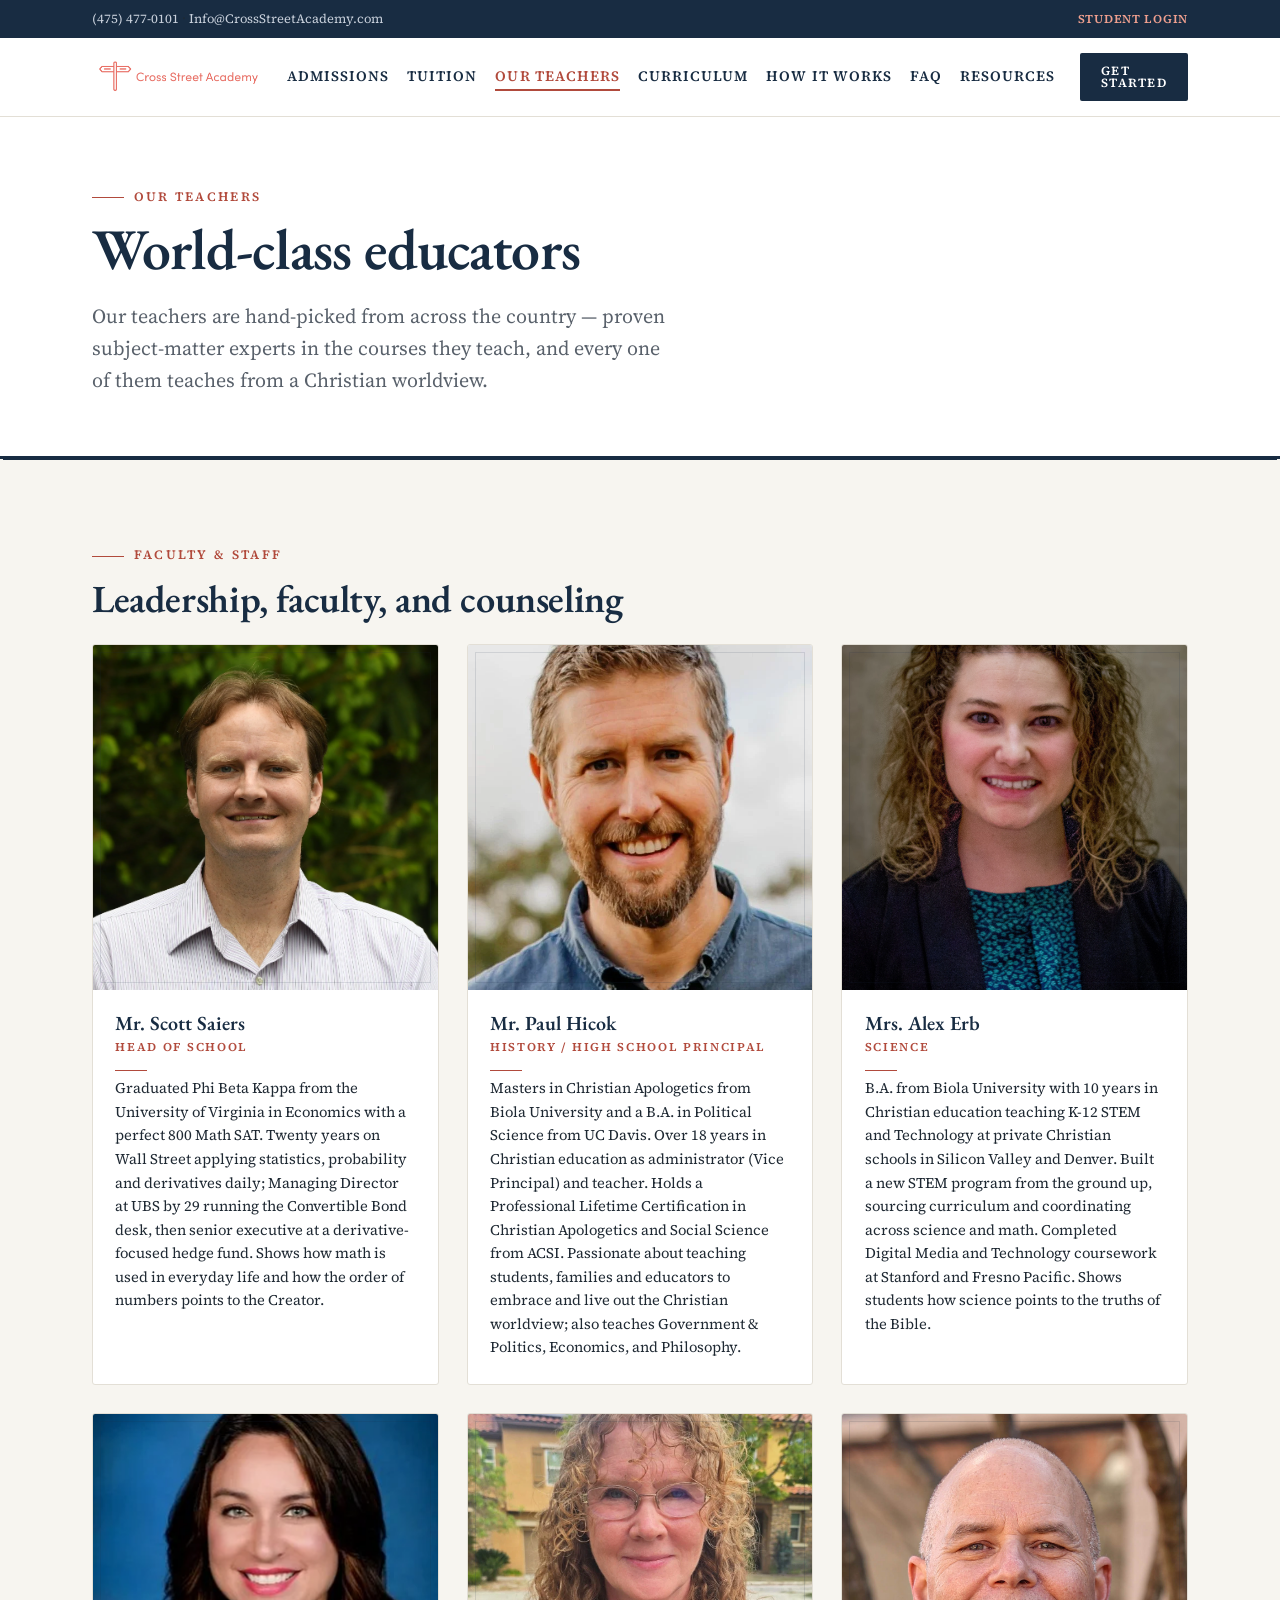
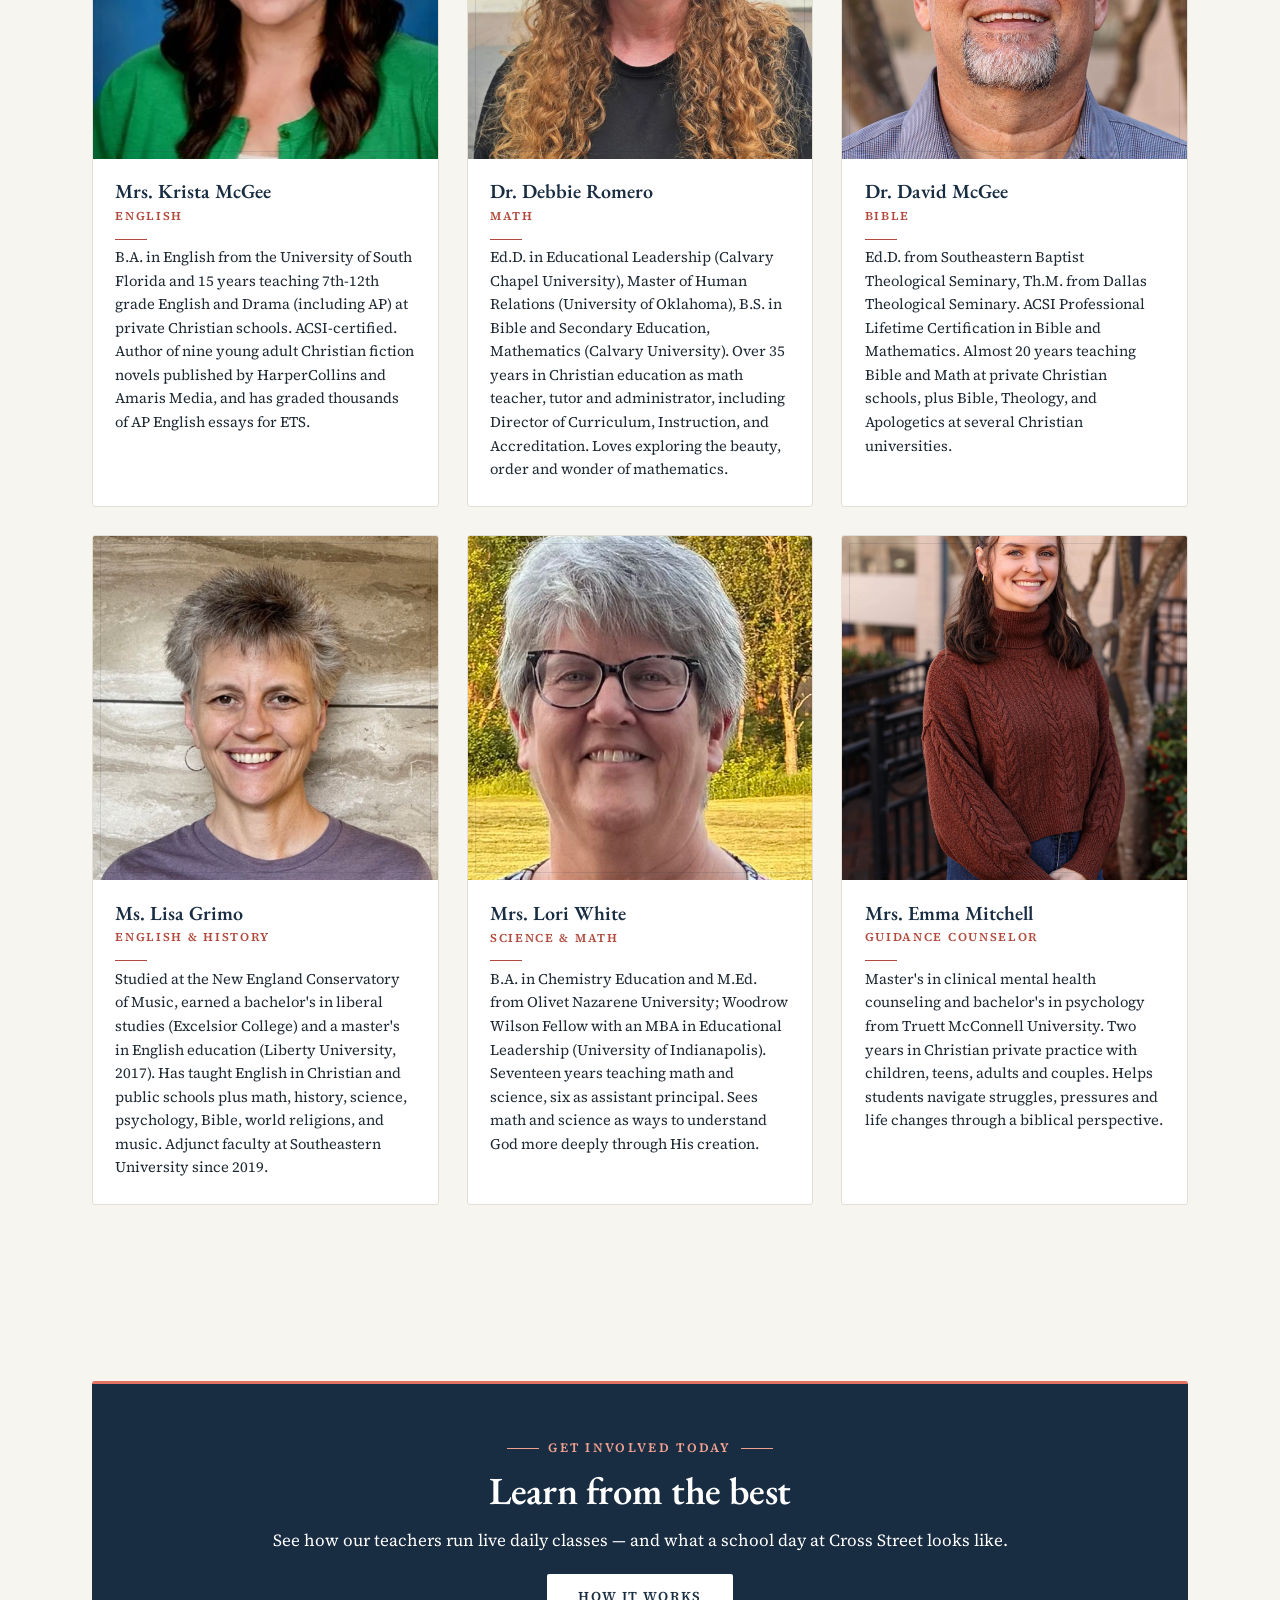
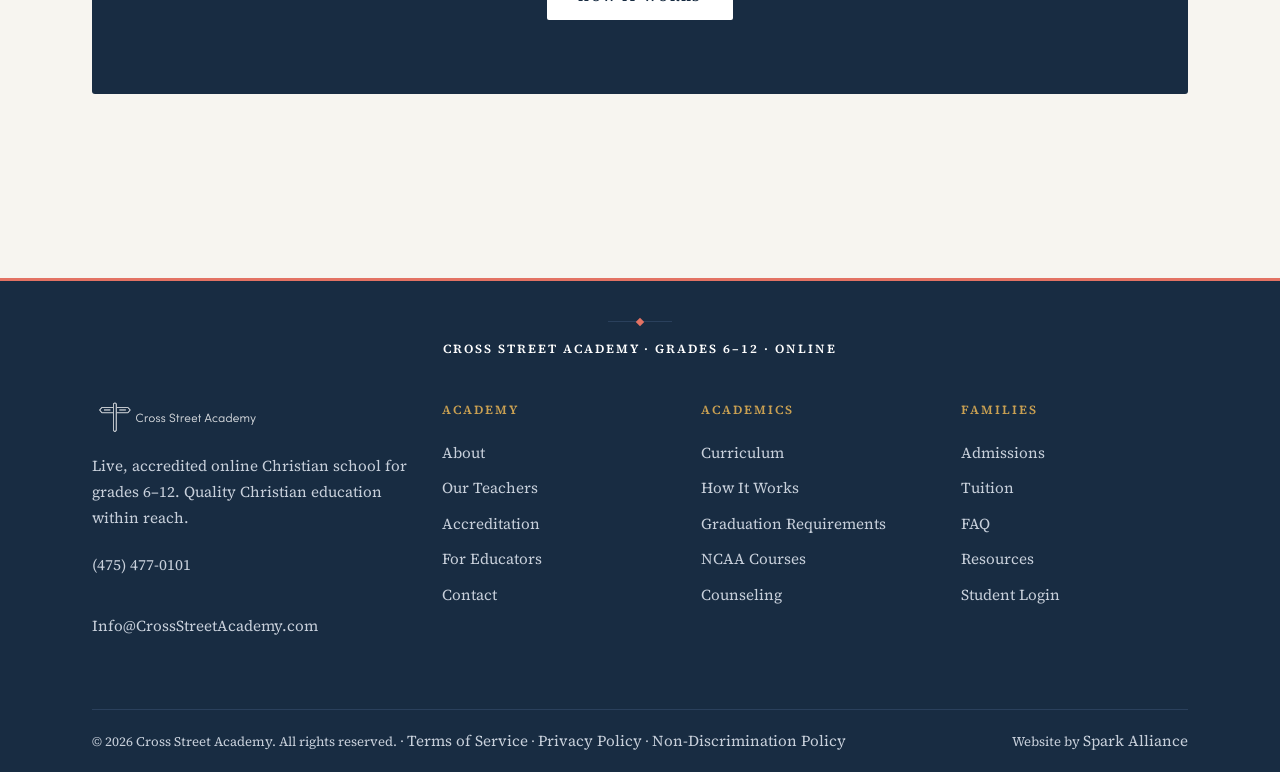
<file: teachers.html>
<!DOCTYPE html>
<html lang="en">
<head>
<meta charset="utf-8">
<meta name="viewport" content="width=device-width, initial-scale=1">
<link rel="icon" type="image/png" href="assets/img/favicon.png">
<title>Our Teachers | Christian Educators | Cross Street Academy</title>
<meta name="description" content="Meet Cross Street Academy's hand-picked, full-time teachers — proven subject-matter experts who teach every class from a Christian worldview.">
<link rel="canonical" href="https://www.crossstreetacademy.com/teachers.html">
<meta property="og:type" content="website">
<meta property="og:site_name" content="Cross Street Academy">
<meta property="og:title" content="Our Teachers | Christian Educators | Cross Street Academy">
<meta property="og:description" content="Meet Cross Street Academy's hand-picked, full-time teachers — proven subject-matter experts who teach every class from a Christian worldview.">
<meta property="og:url" content="https://www.crossstreetacademy.com/teachers.html">
<meta property="og:image" content="https://www.crossstreetacademy.com/assets/img/logo-horz-red.webp">
<meta name="twitter:card" content="summary_large_image">
<link rel="preconnect" href="https://fonts.googleapis.com">
<link rel="preconnect" href="https://fonts.gstatic.com" crossorigin>
<link href="https://fonts.googleapis.com/css2?family=EB+Garamond:ital,wght@0,500;0,600;0,700;1,500&family=Source+Serif+4:ital,wght@0,400;0,600;0,700;1,400&display=swap" rel="stylesheet">
<link rel="stylesheet" href="assets/css/style.css">
<script type="application/ld+json">{"@context": "https://schema.org", "@type": "School", "name": "Cross Street Academy", "url": "https://www.crossstreetacademy.com", "logo": "https://www.crossstreetacademy.com/assets/img/logo-horz-red.webp", "telephone": "+1-475-477-0101", "email": "Info@CrossStreetAcademy.com", "description": "Live, accredited online Christian school for grades 6-12.", "sameAs": ["https://www.facebook.com/CrossStreetDaily"], "address": {"@type": "PostalAddress", "addressRegion": "CT", "addressCountry": "US"}}</script>
<script type="application/ld+json">{"@context": "https://schema.org", "@type": "BreadcrumbList", "itemListElement": [{"@type": "ListItem", "position": 1, "name": "Home", "item": "https://www.crossstreetacademy.com/"}, {"@type": "ListItem", "position": 2, "name": "Our Teachers", "item": "https://www.crossstreetacademy.com/teachers.html"}]}</script>
</head>
<body>
<a class="skip" href="#main">Skip to content</a>
<header class="site-header">
 <div class="topbar">
  <div class="wrap">
   <p><a href="tel:+14754770101">(475) 477-0101</a><span class="email"> &middot; <a href="mailto:Info@CrossStreetAcademy.com">Info@CrossStreetAcademy.com</a></span></p>
   <a class="login" href="https://crossstreet.ignitiaschools.com" rel="noopener">Student Login</a>
  </div>
 </div>
 <div class="wrap bar">
  <a class="brand" href="index.html" aria-label="Cross Street Academy home"><img src="assets/img/logo-horz-red.webp" alt="Cross Street Academy" width="190" height="47"></a>
  <button class="nav-toggle" aria-label="Menu" aria-expanded="false" onclick="document.body.classList.toggle('nav-open');document.querySelector('.nav').classList.toggle('open');this.setAttribute('aria-expanded',document.querySelector('.nav').classList.contains('open'))"><span></span></button>
  <nav class="nav" aria-label="Main">
   <a href="admissions.html">Admissions</a><a href="tuition.html">Tuition</a><a href="teachers.html" aria-current="page">Our Teachers</a><a href="curriculum.html">Curriculum</a><a href="how-it-works.html">How It Works</a><a href="faq.html">FAQ</a><a href="resources.html">Resources</a>
   <a class="btn btn-primary btn-sm" href="contact.html">Get Started</a>
  </nav>
 </div>
</header>
<main id="main">

<section class="page-hero">
 <div class="wrap">
  <p class="eyebrow">Our Teachers</p>
  <h1>World-class educators</h1>
  <p class="lead">Our teachers are hand-picked from across the country &mdash; proven subject-matter experts in the courses they teach, and every one of them teaches from a Christian worldview.</p>
 </div>
</section>

<section class="section">
 <div class="wrap">
  <p class="eyebrow">Faculty &amp; Staff</p>
  <h2>Leadership, faculty, and counseling</h2>
  <div class="grid c3 mt-3">
   <article class="teacher">
    <img src="assets/img/founder-scott-saiers.webp" alt="Mr. Scott Saiers, Head of School" loading="lazy">
    <div class="body">
     <h3>Mr. Scott Saiers</h3>
     <p class="role">Head of School</p>
     <p>Graduated Phi Beta Kappa from the University of Virginia in Economics with a perfect 800 Math SAT. Twenty years on Wall Street applying statistics, probability and derivatives daily; Managing Director at UBS by 29 running the Convertible Bond desk, then senior executive at a derivative-focused hedge fund. Shows how math is used in everyday life and how the order of numbers points to the Creator.</p>
    </div>
   </article>
   <article class="teacher">
    <img src="assets/img/teacher-paul-hicok.webp" alt="Mr. Paul Hicok, History / High School Principal" loading="lazy">
    <div class="body">
     <h3>Mr. Paul Hicok</h3>
     <p class="role">History / High School Principal</p>
     <p>Masters in Christian Apologetics from Biola University and a B.A. in Political Science from UC Davis. Over 18 years in Christian education as administrator (Vice Principal) and teacher. Holds a Professional Lifetime Certification in Christian Apologetics and Social Science from ACSI. Passionate about teaching students, families and educators to embrace and live out the Christian worldview; also teaches Government &amp; Politics, Economics, and Philosophy.</p>
    </div>
   </article>
   <article class="teacher">
    <img src="assets/img/teacher-alex-erb.webp" alt="Mrs. Alex Erb, Science" loading="lazy">
    <div class="body">
     <h3>Mrs. Alex Erb</h3>
     <p class="role">Science</p>
     <p>B.A. from Biola University with 10 years in Christian education teaching K-12 STEM and Technology at private Christian schools in Silicon Valley and Denver. Built a new STEM program from the ground up, sourcing curriculum and coordinating across science and math. Completed Digital Media and Technology coursework at Stanford and Fresno Pacific. Shows students how science points to the truths of the Bible.</p>
    </div>
   </article>
   <article class="teacher">
    <img src="assets/img/teacher-krista-mcgee.webp" alt="Mrs. Krista McGee, English" loading="lazy">
    <div class="body">
     <h3>Mrs. Krista McGee</h3>
     <p class="role">English</p>
     <p>B.A. in English from the University of South Florida and 15 years teaching 7th-12th grade English and Drama (including AP) at private Christian schools. ACSI-certified. Author of nine young adult Christian fiction novels published by HarperCollins and Amaris Media, and has graded thousands of AP English essays for ETS.</p>
    </div>
   </article>
   <article class="teacher">
    <img src="assets/img/teacher-debbie-romero.webp" alt="Dr. Debbie Romero, Math" loading="lazy">
    <div class="body">
     <h3>Dr. Debbie Romero</h3>
     <p class="role">Math</p>
     <p>Ed.D. in Educational Leadership (Calvary Chapel University), Master of Human Relations (University of Oklahoma), B.S. in Bible and Secondary Education, Mathematics (Calvary University). Over 35 years in Christian education as math teacher, tutor and administrator, including Director of Curriculum, Instruction, and Accreditation. Loves exploring the beauty, order and wonder of mathematics.</p>
    </div>
   </article>
   <article class="teacher">
    <img src="assets/img/teacher-david-mcgee.webp" alt="Dr. David McGee, Bible" loading="lazy">
    <div class="body">
     <h3>Dr. David McGee</h3>
     <p class="role">Bible</p>
     <p>Ed.D. from Southeastern Baptist Theological Seminary, Th.M. from Dallas Theological Seminary. ACSI Professional Lifetime Certification in Bible and Mathematics. Almost 20 years teaching Bible and Math at private Christian schools, plus Bible, Theology, and Apologetics at several Christian universities.</p>
    </div>
   </article>
   <article class="teacher">
    <img src="assets/img/teacher-lisa-grimo.webp" alt="Ms. Lisa Grimo, English & History" loading="lazy">
    <div class="body">
     <h3>Ms. Lisa Grimo</h3>
     <p class="role">English &amp; History</p>
     <p>Studied at the New England Conservatory of Music, earned a bachelor's in liberal studies (Excelsior College) and a master's in English education (Liberty University, 2017). Has taught English in Christian and public schools plus math, history, science, psychology, Bible, world religions, and music. Adjunct faculty at Southeastern University since 2019.</p>
    </div>
   </article>
   <article class="teacher">
    <img src="assets/img/teacher-lori-white.webp" alt="Mrs. Lori White, Science & Math" loading="lazy">
    <div class="body">
     <h3>Mrs. Lori White</h3>
     <p class="role">Science &amp; Math</p>
     <p>B.A. in Chemistry Education and M.Ed. from Olivet Nazarene University; Woodrow Wilson Fellow with an MBA in Educational Leadership (University of Indianapolis). Seventeen years teaching math and science, six as assistant principal. Sees math and science as ways to understand God more deeply through His creation.</p>
    </div>
   </article>
   <article class="teacher">
    <img src="assets/img/counselor-emma-mitchell.webp" alt="Mrs. Emma Mitchell, Guidance Counselor" loading="lazy">
    <div class="body">
     <h3>Mrs. Emma Mitchell</h3>
     <p class="role">Guidance Counselor</p>
     <p>Master's in clinical mental health counseling and bachelor's in psychology from Truett McConnell University. Two years in Christian private practice with children, teens, adults and couples. Helps students navigate struggles, pressures and life changes through a biblical perspective.</p>
    </div>
   </article>
  </div>
 </div>
</section>

<section class="section">
 <div class="wrap">
  <div class="callout">
   <p class="eyebrow">Get involved today</p>
   <h2>Learn from the best</h2>
   <p>See how our teachers run live daily classes &mdash; and what a school day at Cross Street looks like.</p>
   <p class="mt-2"><a class="btn" href="how-it-works.html">How It Works</a></p>
  </div>
 </div>
</section>

</main>
<footer class="site-footer">
 <div class="wrap">
  <div class="footer-id">
   <div class="ornament" aria-hidden="true"></div>
   <p>Cross Street Academy &middot; Grades 6&ndash;12 &middot; Online</p>
  </div>
  <div class="cols">
   <div class="brandcol">
    <img src="assets/img/logo-horz-red.webp" alt="Cross Street Academy">
    <p>Live, accredited online Christian school for grades 6&ndash;12. Quality Christian education within reach.</p>
    <p><a href="tel:+14754770101">(475) 477-0101</a><br><a href="mailto:Info@CrossStreetAcademy.com">Info@CrossStreetAcademy.com</a></p>
   </div>
   <div><h4>Academy</h4><a href="about.html">About</a><a href="teachers.html">Our Teachers</a><a href="accreditation.html">Accreditation</a><a href="educators.html">For Educators</a><a href="contact.html">Contact</a></div><div><h4>Academics</h4><a href="curriculum.html">Curriculum</a><a href="how-it-works.html">How It Works</a><a href="graduation-requirements.html">Graduation Requirements</a><a href="ncaa.html">NCAA Courses</a><a href="counseling.html">Counseling</a></div><div><h4>Families</h4><a href="admissions.html">Admissions</a><a href="tuition.html">Tuition</a><a href="faq.html">FAQ</a><a href="resources.html">Resources</a><a href="https://crossstreet.ignitiaschools.com">Student Login</a></div>
  </div>
  <div class="fine">
   <span>&copy; 2026 Cross Street Academy. All rights reserved. &middot; <a href="https://www.crossstreetacademy.com/terms-of-service">Terms of Service</a> &middot; <a href="https://www.crossstreetacademy.com/privacy-policy">Privacy Policy</a> &middot; <a href="admissions.html#nondiscrimination">Non-Discrimination Policy</a></span>
   <span>Website by <a href="https://sparkallianceinc.com" rel="noopener">Spark Alliance</a></span>
  </div>
 </div>
</footer>
</body>
</html>
</file>
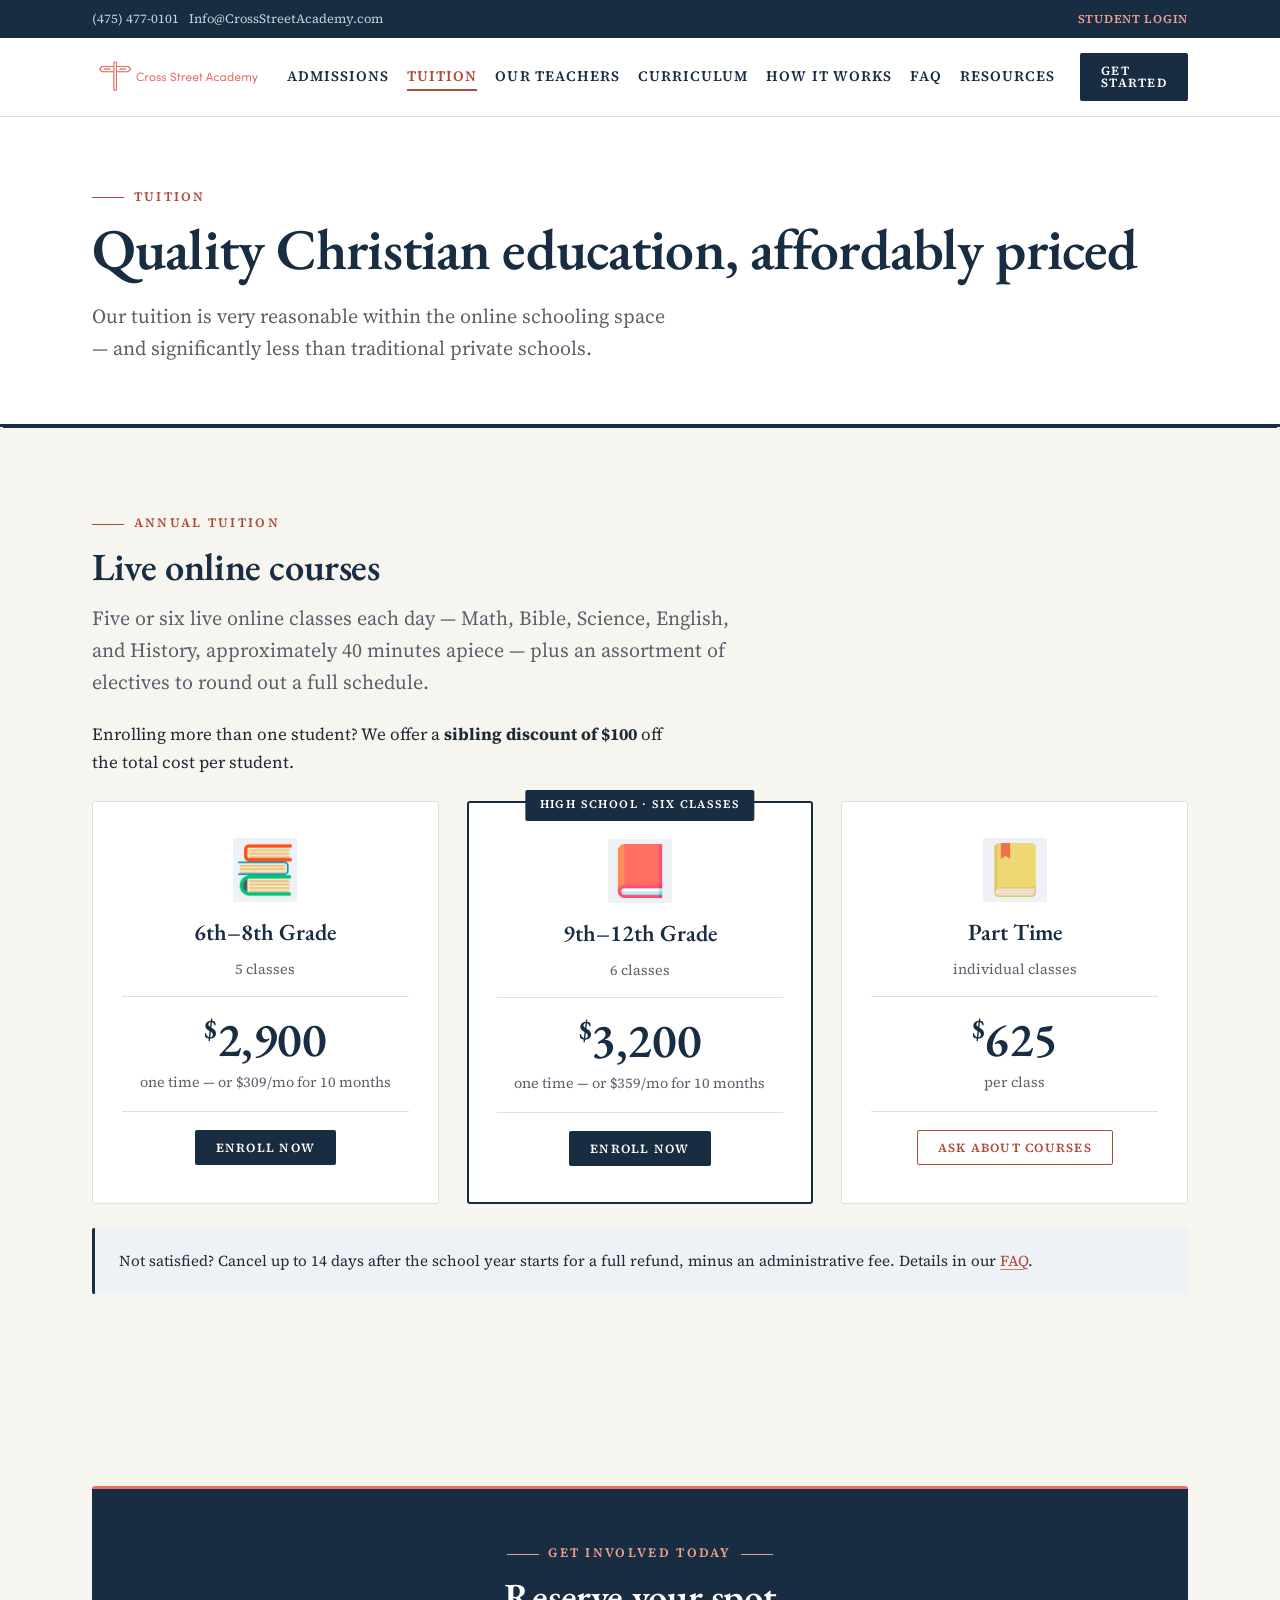
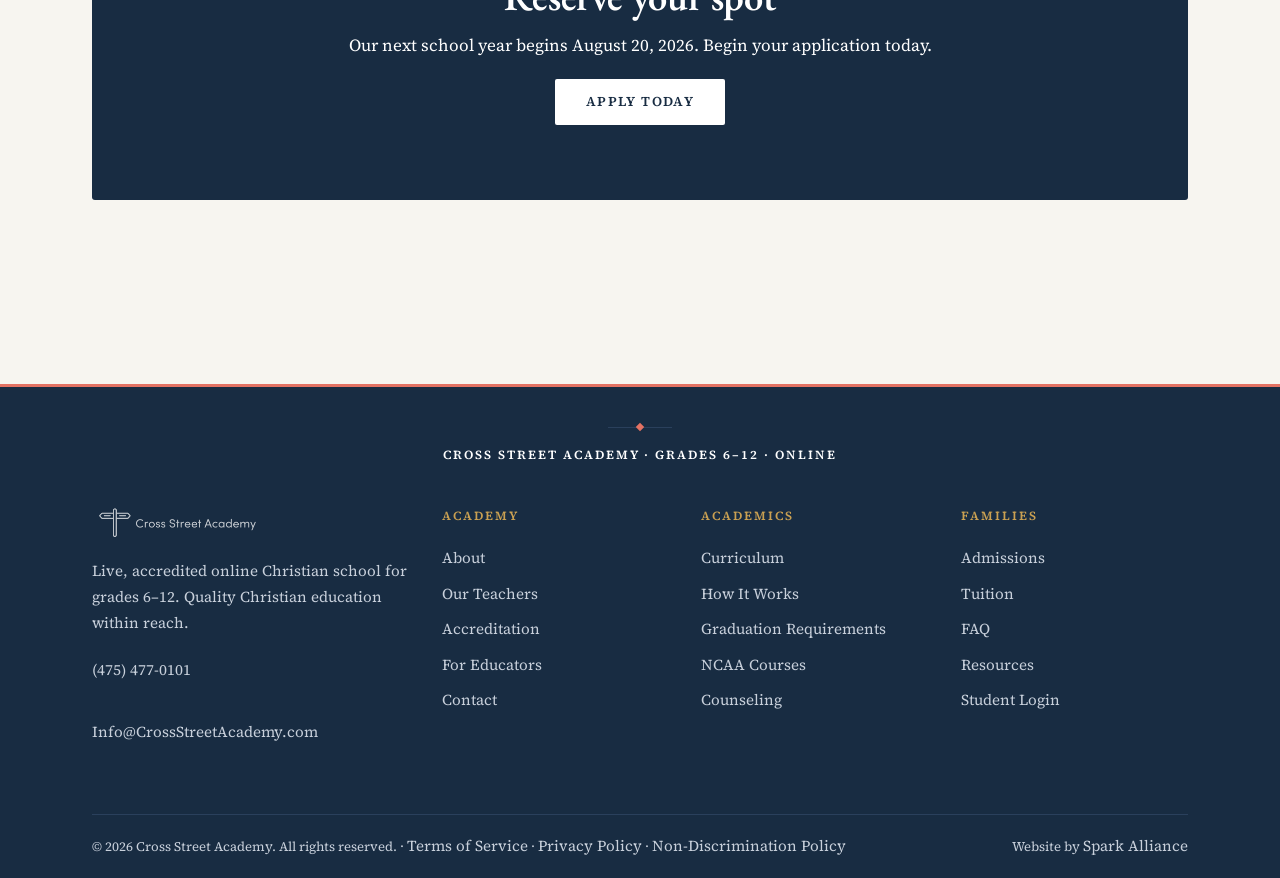
<file: tuition.html>
<!DOCTYPE html>
<html lang="en">
<head>
<meta charset="utf-8">
<meta name="viewport" content="width=device-width, initial-scale=1">
<link rel="icon" type="image/png" href="assets/img/favicon.png">
<title>Tuition & Pricing | Cross Street Academy</title>
<meta name="description" content="Affordable tuition: $2,900/yr for grades 6–8, $3,200/yr for grades 9–12, or monthly plans. Sibling discounts and single courses available.">
<link rel="canonical" href="https://www.crossstreetacademy.com/tuition.html">
<meta property="og:type" content="website">
<meta property="og:site_name" content="Cross Street Academy">
<meta property="og:title" content="Tuition & Pricing | Cross Street Academy">
<meta property="og:description" content="Affordable tuition: $2,900/yr for grades 6–8, $3,200/yr for grades 9–12, or monthly plans. Sibling discounts and single courses available.">
<meta property="og:url" content="https://www.crossstreetacademy.com/tuition.html">
<meta property="og:image" content="https://www.crossstreetacademy.com/assets/img/logo-horz-red.webp">
<meta name="twitter:card" content="summary_large_image">
<link rel="preconnect" href="https://fonts.googleapis.com">
<link rel="preconnect" href="https://fonts.gstatic.com" crossorigin>
<link href="https://fonts.googleapis.com/css2?family=EB+Garamond:ital,wght@0,500;0,600;0,700;1,500&family=Source+Serif+4:ital,wght@0,400;0,600;0,700;1,400&display=swap" rel="stylesheet">
<link rel="stylesheet" href="assets/css/style.css">
<script type="application/ld+json">{"@context": "https://schema.org", "@type": "School", "name": "Cross Street Academy", "url": "https://www.crossstreetacademy.com", "logo": "https://www.crossstreetacademy.com/assets/img/logo-horz-red.webp", "telephone": "+1-475-477-0101", "email": "Info@CrossStreetAcademy.com", "description": "Live, accredited online Christian school for grades 6-12.", "sameAs": ["https://www.facebook.com/CrossStreetDaily"], "address": {"@type": "PostalAddress", "addressRegion": "CT", "addressCountry": "US"}}</script>
<script type="application/ld+json">{"@context": "https://schema.org", "@type": "BreadcrumbList", "itemListElement": [{"@type": "ListItem", "position": 1, "name": "Home", "item": "https://www.crossstreetacademy.com/"}, {"@type": "ListItem", "position": 2, "name": "Tuition", "item": "https://www.crossstreetacademy.com/tuition.html"}]}</script>
</head>
<body>
<a class="skip" href="#main">Skip to content</a>
<header class="site-header">
 <div class="topbar">
  <div class="wrap">
   <p><a href="tel:+14754770101">(475) 477-0101</a><span class="email"> &middot; <a href="mailto:Info@CrossStreetAcademy.com">Info@CrossStreetAcademy.com</a></span></p>
   <a class="login" href="https://crossstreet.ignitiaschools.com" rel="noopener">Student Login</a>
  </div>
 </div>
 <div class="wrap bar">
  <a class="brand" href="index.html" aria-label="Cross Street Academy home"><img src="assets/img/logo-horz-red.webp" alt="Cross Street Academy" width="190" height="47"></a>
  <button class="nav-toggle" aria-label="Menu" aria-expanded="false" onclick="document.body.classList.toggle('nav-open');document.querySelector('.nav').classList.toggle('open');this.setAttribute('aria-expanded',document.querySelector('.nav').classList.contains('open'))"><span></span></button>
  <nav class="nav" aria-label="Main">
   <a href="admissions.html">Admissions</a><a href="tuition.html" aria-current="page">Tuition</a><a href="teachers.html">Our Teachers</a><a href="curriculum.html">Curriculum</a><a href="how-it-works.html">How It Works</a><a href="faq.html">FAQ</a><a href="resources.html">Resources</a>
   <a class="btn btn-primary btn-sm" href="contact.html">Get Started</a>
  </nav>
 </div>
</header>
<main id="main">
<section class="page-hero">
 <div class="wrap">
  <p class="eyebrow">Tuition</p>
  <h1>Quality Christian education, affordably priced</h1>
  <p class="lead">Our tuition is very reasonable within the online schooling space &mdash; and significantly less than traditional private schools.</p>
 </div>
</section>
<section class="section">
 <div class="wrap">
  <p class="eyebrow">Annual tuition</p>
  <h2>Live online courses</h2>
  <p class="lead prose">Five or six live online classes each day &mdash; Math, Bible, Science, English, and History, approximately 40 minutes apiece &mdash; plus an assortment of electives to round out a full schedule.</p>
  <p class="prose">Enrolling more than one student? We offer a <strong>sibling discount of $100</strong> off the total cost per student.</p>
  <div class="grid c3 mt-3">
   <div class="card price-card">
    <img class="icon" src="assets/img/icon-books.webp" alt="">
    <h3>6th&ndash;8th Grade</h3>
    <p class="per">5 classes</p>
    <div class="amount"><span>$</span>2,900</div>
    <p class="per">one time &mdash; or $309/mo for 10 months</p>
    <a class="btn btn-primary btn-sm mt-2" href="admissions.html">Enroll Now</a>
   </div>
   <div class="card price-card featured">
    <img class="icon" src="assets/img/icon-hardcover.webp" alt="">
    <h3>9th&ndash;12th Grade</h3>
    <p class="per">6 classes</p>
    <div class="amount"><span>$</span>3,200</div>
    <p class="per">one time &mdash; or $359/mo for 10 months</p>
    <a class="btn btn-primary btn-sm mt-2" href="admissions.html">Enroll Now</a>
   </div>
   <div class="card price-card">
    <img class="icon" src="assets/img/icon-notebook.webp" alt="">
    <h3>Part Time</h3>
    <p class="per">individual classes</p>
    <div class="amount"><span>$</span>625</div>
    <p class="per">per class</p>
    <a class="btn btn-ghost btn-sm mt-2" href="contact.html">Ask About Courses</a>
   </div>
  </div>
  <p class="notice mt-3">Not satisfied? Cancel up to 14 days after the school year starts for a full refund, minus an administrative fee. Details in our <a href="faq.html">FAQ</a>.</p>
 </div>
</section>
<section class="section">
 <div class="wrap">
  <div class="callout">
   <p class="eyebrow">Get involved today</p>
   <h2>Reserve your spot</h2>
   <p>Our next school year begins August 20, 2026. Begin your application today.</p>
   <p class="mt-2"><a class="btn" href="admissions.html">Apply Today</a></p>
  </div>
 </div>
</section>
</main>
<footer class="site-footer">
 <div class="wrap">
  <div class="footer-id">
   <div class="ornament" aria-hidden="true"></div>
   <p>Cross Street Academy &middot; Grades 6&ndash;12 &middot; Online</p>
  </div>
  <div class="cols">
   <div class="brandcol">
    <img src="assets/img/logo-horz-red.webp" alt="Cross Street Academy">
    <p>Live, accredited online Christian school for grades 6&ndash;12. Quality Christian education within reach.</p>
    <p><a href="tel:+14754770101">(475) 477-0101</a><br><a href="mailto:Info@CrossStreetAcademy.com">Info@CrossStreetAcademy.com</a></p>
   </div>
   <div><h4>Academy</h4><a href="about.html">About</a><a href="teachers.html">Our Teachers</a><a href="accreditation.html">Accreditation</a><a href="educators.html">For Educators</a><a href="contact.html">Contact</a></div><div><h4>Academics</h4><a href="curriculum.html">Curriculum</a><a href="how-it-works.html">How It Works</a><a href="graduation-requirements.html">Graduation Requirements</a><a href="ncaa.html">NCAA Courses</a><a href="counseling.html">Counseling</a></div><div><h4>Families</h4><a href="admissions.html">Admissions</a><a href="tuition.html">Tuition</a><a href="faq.html">FAQ</a><a href="resources.html">Resources</a><a href="https://crossstreet.ignitiaschools.com">Student Login</a></div>
  </div>
  <div class="fine">
   <span>&copy; 2026 Cross Street Academy. All rights reserved. &middot; <a href="https://www.crossstreetacademy.com/terms-of-service">Terms of Service</a> &middot; <a href="https://www.crossstreetacademy.com/privacy-policy">Privacy Policy</a> &middot; <a href="admissions.html#nondiscrimination">Non-Discrimination Policy</a></span>
   <span>Website by <a href="https://sparkallianceinc.com" rel="noopener">Spark Alliance</a></span>
  </div>
 </div>
</footer>
</body>
</html>
</file>
<file: assets/css/style.css>
/* Cross Street Academy — rebuild by Spark Alliance
   "Charter & Coral" — Collegiate Heritage design system
   Modular: tokens → primitives → signature details → components → sections */

/* ---------- tokens ---------- */
:root{
  /* brand */
  --coral:#E37263;         /* brand anchor — decorative / large-display / on-dark accent ONLY */
  --coral-deep:#B14A3C;    /* usable coral: links, eyebrows, small text, icons, borders */
  --coral-dark:#A63D30;    /* hover for coral-deep text/links */
  --coral-tint:#FBEFEC;    /* warm panel tint, step plates, ghost-button hover fill */
  /* academic anchor */
  --oxford:#182C42;        /* deep ink: footer, callouts, th, primary buttons, names */
  --oxford-hover:#0F1E30;  /* primary button hover */
  --oxford-soft:#2A405C;   /* dividers/hover on oxford surfaces */
  --oxford-tint:#EEF2F6;   /* cool panel tint, icon plates, image backing plates, notice bg */
  /* neutrals */
  --ink:#1F2933;
  --muted:#59616B;
  --bg:#F7F5F0;            /* parchment page ground */
  --paper:#FFFFFF;
  --line:#E3DFD6;          /* hairlines */
  --zebra:#FAF8F4;         /* table even rows */
  --gold:#C9A052;          /* footer h4 headings on oxford ONLY — nowhere else */
  /* on-dark text */
  --on-oxford:#FFFFFF;
  --on-oxford-muted:#C8D0DB;
  --on-oxford-accent:#F0A08F;
  /* type */
  --ff-display:"EB Garamond",Georgia,"Times New Roman",serif;
  --ff-body:"Source Serif 4",Georgia,serif;
  /* shape & rhythm */
  --radius:3px;            /* cards, plates, tables */
  --radius-btn:2px;        /* buttons, tags */
  --shadow:none;           /* shadows retired; depth = rules + tints */
  --wrap:1160px;
  --header-h:78px;         /* main bar height — drives mobile-nav position */
  --topbar-h:38px;
  --sp-1:.5rem;--sp-2:1rem;--sp-3:1.5rem;--sp-4:2.5rem;--sp-5:4rem;--sp-6:6rem;--sp-7:8rem;
}

/* ---------- reset/primitives ---------- */
*,*::before,*::after{box-sizing:border-box}
html{scroll-behavior:smooth}
[id]{scroll-margin-top:calc(var(--header-h) + 1rem)}
body{margin:0;font-family:var(--ff-body);font-weight:400;font-size:1.0625rem;line-height:1.7;color:var(--ink);background:var(--bg);-webkit-font-smoothing:antialiased}
img{max-width:100%;height:auto;display:block}
h1,h2,h3,h4{font-family:var(--ff-display);color:var(--oxford);font-weight:600;text-wrap:balance;margin:0 0 .5em}
h1{font-size:clamp(2.4rem,1.5rem + 3.8vw,3.6rem);line-height:1.08;letter-spacing:-.015em;margin-bottom:.35em}
h2{font-size:clamp(1.8rem,1.35rem + 1.9vw,2.4rem);line-height:1.15;letter-spacing:-.01em;margin-bottom:.35em}
h3{font-size:clamp(1.25rem,1.1rem + .6vw,1.45rem);line-height:1.25}
p{margin:0 0 1.1em}
a{color:var(--coral-deep)}
a:hover{color:var(--coral-dark)}
ul{padding-left:1.2em}
em,i{font-style:italic}
.wrap{max-width:var(--wrap);margin-inline:auto;padding-inline:clamp(1rem,4vw,2rem)}
.eyebrow{font-family:var(--ff-body);font-weight:600;font-size:.8rem;line-height:1.3;letter-spacing:.18em;text-transform:uppercase;color:var(--coral-deep);margin:0 0 .75rem}
.lead{font-family:var(--ff-body);font-weight:400;font-size:clamp(1.125rem,1.05rem + .35vw,1.25rem);line-height:1.6;color:var(--muted)}
h1 + .lead,h2 + .lead{margin-top:0}
.center{text-align:center}
.prose{max-width:66ch}
.small{font-size:.9rem;line-height:1.55}
.muted{color:var(--muted)}

/* visible focus — sitewide */
a:focus-visible,button:focus-visible,summary:focus-visible,.btn:focus-visible{outline:2px solid var(--coral-deep);outline-offset:2px}
.topbar :focus-visible,.callout :focus-visible,.site-footer :focus-visible{outline-color:var(--coral)}

/* ---------- signature details ---------- */
/* 1. double Oxford rule — page-hero bottom (built into .page-hero),
      table.data top edge, footer fine-print divider */
.rule-double{height:5px;background:linear-gradient(var(--oxford) 0 3px,transparent 3px 4px,var(--oxford) 4px 5px)}
.site-footer .rule-double{background:linear-gradient(var(--oxford-soft) 0 3px,transparent 3px 4px,var(--oxford-soft) 4px 5px)}

/* 2. ruled eyebrows */
.eyebrow::before{content:"";display:inline-block;width:2rem;height:1px;background:var(--coral-deep);vertical-align:middle;margin-right:.6rem}
.center .eyebrow::after,.eyebrow.center::after,.callout .eyebrow::after{content:"";display:inline-block;width:2rem;height:1px;background:var(--coral-deep);vertical-align:middle;margin-left:.6rem}
.callout .eyebrow::before,.callout .eyebrow::after{background:var(--on-oxford-accent)}

/* 3. plate-framed images (printed-plate look, replaces blurred shadows) */
.frame,.hero img,.split img{border-radius:var(--radius);background:var(--paper);padding:8px;border:1px solid var(--line);box-shadow:12px 12px 0 var(--oxford-tint)}

/* 4. coral-thread prose links */
main p a:not(.btn),main li a:not(.btn){color:var(--coral-deep);text-decoration:underline;text-decoration-color:var(--coral);text-decoration-thickness:1px;text-underline-offset:3px}
main p a:not(.btn):hover,main li a:not(.btn):hover{color:var(--coral-dark);text-decoration-thickness:2px}

/* 5. drop cap — founder's letter (about.html) only */
.dropcap::first-letter{font-family:var(--ff-display);font-weight:700;font-size:3.4em;float:left;line-height:.8;padding:.06em .12em 0 0;color:var(--coral-deep)}

/* rule-and-diamond ornament — footer identity line ONLY */
.ornament{position:relative;width:64px;height:1px;background:var(--oxford-soft);margin:0 auto}
.ornament::before{content:"";position:absolute;left:50%;top:50%;width:6px;height:6px;background:var(--coral);transform:translate(-50%,-50%) rotate(45deg)}

/* ---------- buttons ---------- */
.btn{display:inline-block;font-family:var(--ff-body);font-weight:600;font-size:.85rem;line-height:1;letter-spacing:.1em;text-transform:uppercase;padding:.95rem 1.9rem;border-radius:var(--radius-btn);text-decoration:none;border:1px solid transparent;transition:.15s background-color,.15s color,.15s border-color,.15s transform}
.btn:active{transform:translateY(1px)}
.btn-primary{background:var(--oxford);color:var(--on-oxford)}
.btn-primary:hover{background:var(--oxford-hover);color:var(--on-oxford);transform:translateY(-1px)}
.btn-ghost{border-color:var(--coral-deep);color:var(--coral-deep);background:transparent}
.btn-ghost:hover{background:var(--coral-tint);color:var(--coral-dark)}
.btn-sm{padding:.65rem 1.25rem;font-size:.78rem}

/* ---------- header ---------- */
.site-header{position:sticky;top:calc(-1 * var(--topbar-h));z-index:50;background:var(--paper);border-bottom:1px solid var(--line)}
.topbar{background:var(--oxford);min-height:var(--topbar-h)}
.topbar .wrap{display:flex;align-items:center;justify-content:space-between;gap:1rem;min-height:var(--topbar-h);font-size:.8rem}
.topbar p{margin:0}
.topbar a{color:var(--on-oxford-muted);text-decoration:none}
.topbar a:hover{color:var(--on-oxford)}
.topbar .login{color:var(--on-oxford-accent);font-weight:600;letter-spacing:.06em;text-transform:uppercase;font-size:.75rem;white-space:nowrap}
.topbar .login:hover{color:var(--on-oxford)}
.site-header .bar{display:flex;align-items:center;gap:1.4rem;min-height:var(--header-h)}
.brand img{width:190px;height:auto}
.nav{margin-left:auto;display:flex;align-items:center;gap:1.15rem}
.nav a:not(.btn){font-family:var(--ff-body);font-weight:600;font-size:.9rem;line-height:1;letter-spacing:.07em;text-transform:uppercase;color:var(--oxford);text-decoration:none;white-space:nowrap;padding:.35rem 0;border-bottom:2px solid transparent}
.nav a:not(.btn):hover,.nav a[aria-current="page"]{color:var(--coral-deep);border-bottom-color:var(--coral-deep)}
.nav .btn{margin-left:.4rem}
.nav-toggle{display:none;margin-left:auto;background:none;border:0;width:44px;height:44px;cursor:pointer}
.nav-toggle span,.nav-toggle span::before,.nav-toggle span::after{display:block;content:"";width:24px;height:2px;background:var(--oxford);position:relative;margin-inline:auto;transition:.2s}
.nav-toggle span::before{position:absolute;top:-7px}
.nav-toggle span::after{position:absolute;top:7px}
@media (max-width:980px){
  .nav{gap:.85rem}
  .nav a:not(.btn){font-size:.8rem;letter-spacing:.03em}
}
@media (max-width:920px){
  .nav-toggle{display:block}
  .nav{position:absolute;top:100%;left:0;right:0;background:var(--paper);flex-direction:column;align-items:stretch;padding:.5rem 1.4rem 1.6rem;gap:0;border-top:1px solid var(--line);border-bottom:1px solid var(--line);transform:translateY(-130%);transition:.25s transform,.25s opacity,.25s visibility;opacity:0;visibility:hidden}
  .nav.open{transform:none;opacity:1;visibility:visible}
  .nav a:not(.btn){font-size:.9rem;letter-spacing:.07em;padding:.85rem 0;border-bottom:1px solid var(--line)}
  .nav a:not(.btn):hover,.nav a[aria-current="page"]{border-bottom-color:var(--coral-deep)}
  .nav .btn{margin:1rem 0 0;text-align:center;border:1px solid transparent}
  body.nav-open .nav-toggle span{background:transparent}
  body.nav-open .nav-toggle span::before{top:0;transform:rotate(45deg)}
  body.nav-open .nav-toggle span::after{top:0;transform:rotate(-45deg)}
}
@media (max-width:640px){
  .topbar .email{display:none}
}

/* ---------- hero ---------- */
.hero{background:var(--paper);border-bottom:1px solid var(--line)}
.hero .wrap{display:grid;grid-template-columns:1.05fr .95fr;gap:clamp(1.5rem,4vw,4rem);align-items:center;padding-block:clamp(3rem,7vw,6rem)}
.hero img{aspect-ratio:4/3;object-fit:cover;width:100%}
.hero .actions{display:flex;gap:.9rem;flex-wrap:wrap;margin-top:1.4rem}
.page-hero{background:var(--paper);padding-block:clamp(2.75rem,6vw,4.5rem) clamp(1.75rem,3vw,2.5rem);border-bottom:3px solid var(--oxford);box-shadow:0 4px 0 -3px var(--oxford)}
.page-hero .lead{max-width:58ch}
@media (max-width:820px){.hero .wrap{grid-template-columns:1fr}}

/* ---------- sections/cards ---------- */
.section{padding-block:clamp(3.5rem,5vw + 1.5rem,6rem)}
.section.alt{background:var(--paper);border-block:1px solid var(--line)}
.grid{display:grid;gap:clamp(1rem,2.5vw,1.75rem)}
.grid.c2{grid-template-columns:repeat(2,1fr)}
.grid.c3{grid-template-columns:repeat(3,1fr)}
.grid.c4{grid-template-columns:repeat(4,1fr)}
@media (max-width:980px){.grid.c4{grid-template-columns:repeat(2,1fr)}.grid.c3{grid-template-columns:repeat(2,1fr)}}
@media (max-width:640px){.grid.c2,.grid.c3,.grid.c4{grid-template-columns:1fr}}
.card{background:var(--paper);border:1px solid var(--line);border-radius:var(--radius);padding:1.75rem}
.card h3{margin-top:.2rem}
.card.accent{border-top:2px solid var(--coral-deep)}   /* home "why" grid only */
.card.wide{grid-column:1/-1}
.card .icon{width:64px;height:64px;padding:5px;background:var(--oxford-tint);border-radius:2px;object-fit:contain;margin-bottom:1rem}
.split{display:grid;grid-template-columns:1fr 1fr;gap:clamp(1.5rem,4vw,3.5rem);align-items:center}
.split.start{align-items:start}   /* top-aligned columns (graduation-requirements, contact) */
@media (max-width:820px){.split{grid-template-columns:1fr}}

/* hairline-ruled benefit list (educators "Why Cross Street?") */
.list-ruled{list-style:none;margin:1.4rem 0 0;padding:0}
.list-ruled li{padding:.95rem 0;border-top:1px solid var(--line)}
.list-ruled li:last-child{border-bottom:1px solid var(--line)}
.list-ruled li strong{font-family:var(--ff-display);font-weight:600;font-size:1.1rem;color:var(--oxford)}

/* ---------- teachers ---------- */
.teacher{background:var(--paper);border:1px solid var(--line);border-radius:var(--radius);overflow:hidden}
.teacher img{aspect-ratio:1/1;object-fit:cover;width:100%;outline:1px solid rgba(24,44,66,.12);outline-offset:-8px}
.teacher .body{padding:1.3rem 1.4rem 1.5rem}
.teacher h3{font-size:1.25rem;color:var(--oxford);margin-bottom:.15rem}
.teacher .role{font-family:var(--ff-body);font-weight:600;font-size:.75rem;letter-spacing:.14em;text-transform:uppercase;color:var(--coral-deep);margin:0 0 .4rem}
.teacher .role::after{content:"";display:block;width:2rem;height:1px;background:var(--coral-deep);margin-top:.8rem}
.teacher p{font-size:.92rem;line-height:1.6;color:var(--ink);margin:0}
.portrait{max-width:380px}   /* counselor portrait — pair with .frame */

/* ---------- pricing ---------- */
.price-card{text-align:center;padding:2.2rem 1.8rem}
.price-card .icon{margin-inline:auto}
.price-card .amount{font-family:var(--ff-display);font-weight:600;font-size:clamp(2.4rem,2rem + 1.5vw,3rem);letter-spacing:-.01em;color:var(--oxford);line-height:1;font-variant-numeric:tabular-nums;border-top:1px solid var(--line);padding-top:1.1rem;margin-top:.9rem}
.price-card .amount span{font-size:.6em;vertical-align:super}   /* wrap the $ */
.price-card .per{color:var(--muted);font-size:.9rem;line-height:1.55}
.price-card .amount + .per{border-bottom:1px solid var(--line);padding-bottom:1.1rem;margin:.5rem 0 0}
.price-card .btn{margin-top:1.15rem}
.price-card.featured{border:2px solid var(--oxford);position:relative}
.price-card.featured::before{content:"High School · Six Classes";position:absolute;top:-.85rem;left:50%;transform:translateX(-50%);background:var(--oxford);color:var(--on-oxford);font-family:var(--ff-body);font-weight:600;font-size:.72rem;letter-spacing:.12em;text-transform:uppercase;padding:.35rem .9rem;border-radius:2px;white-space:nowrap}

/* ---------- steps ---------- */
.step{display:grid;grid-template-columns:64px 1fr;gap:1.2rem;align-items:start;background:var(--paper);border:1px solid var(--line);border-radius:var(--radius);padding:1.5rem}
.step .num{width:52px;height:52px;border-radius:2px;background:var(--coral-tint);border:1px solid var(--coral-deep);color:var(--coral-deep);font-family:var(--ff-display);font-weight:700;font-size:1.5rem;display:grid;place-items:center}
.step h3{margin-bottom:.35rem}
.step p{margin:0}
.steps{display:grid;gap:1rem}
.steps.narrow{max-width:52rem;margin-inline:auto}   /* constrained measure for centered step lists (how-it-works) */

/* ---------- faq ---------- */
.faq-item{background:var(--paper);border:1px solid var(--line);border-left:3px solid var(--line);border-radius:var(--radius);margin-bottom:.8rem;overflow:hidden}
.faq-item summary{cursor:pointer;list-style:none;display:flex;justify-content:space-between;gap:1rem;align-items:center;padding:1.15rem 1.4rem;font-family:var(--ff-display);font-weight:600;font-size:1.1rem;line-height:1.35;color:var(--oxford)}
.faq-item summary::-webkit-details-marker{display:none}
.faq-item summary::after{content:"+";font-size:1.5rem;color:var(--coral-deep);flex:none;transition:.2s}
.faq-item[open]{border-left-color:var(--coral-deep)}
.faq-item[open] summary{color:var(--coral-dark)}
.faq-item[open] summary::after{transform:rotate(45deg)}
.faq-item .a{padding:0 1.4rem 1.3rem;color:var(--ink);max-width:66ch}

/* faq topic groups (faq.html) */
.faq-group{display:grid;grid-template-columns:minmax(0,5fr) minmax(0,8fr);gap:clamp(1.25rem,4vw,3.5rem);align-items:start;padding-block:clamp(2rem,4vw,3rem)}
.faq-group:first-child{padding-top:0}
.faq-group:last-child{padding-bottom:0}
.faq-group + .faq-group{border-top:1px solid var(--line)}
.faq-group-head h2{margin-bottom:.35em}
.faq-group-head p:last-child{margin-bottom:0}
.faq-group-body .faq-item:last-child{margin-bottom:0}
@media (max-width:820px){.faq-group{grid-template-columns:1fr;gap:1rem}}

/* ---------- tables ---------- */
.table-scroll{overflow-x:auto}
table.data{width:100%;border-collapse:collapse;background:var(--paper);border:1px solid var(--line);border-radius:var(--radius);overflow:hidden;font-size:.98rem;font-variant-numeric:tabular-nums}
table.data th{background:var(--oxford);color:var(--on-oxford);font-family:var(--ff-body);font-weight:600;font-size:.82rem;letter-spacing:.1em;text-transform:uppercase;text-align:left;padding:.85rem 1.1rem}
table.data td{padding:.8rem 1.1rem;border-top:1px solid var(--line)}
table.data tr:nth-child(even) td{background:var(--zebra)}
table.data .num{text-align:right;font-variant-numeric:tabular-nums}
table.data tr.total td{border-top:2px solid var(--oxford);font-weight:700}

/* ---------- resource list ---------- */
.res{display:flex;align-items:center;gap:1rem;background:var(--paper);border:1px solid var(--line);border-radius:var(--radius);padding:1rem 1.3rem;text-decoration:none;color:var(--oxford);font-family:var(--ff-body);font-weight:600;transition:.15s border-color,.15s color}
.res:hover{border-color:var(--oxford);color:var(--oxford)}
.res::after{content:"\2192";color:var(--coral-deep);flex:none;opacity:0;transition:.15s opacity}
.res:hover::after{opacity:1}
.res .tag{margin-left:auto;flex:none;font-size:.7rem;font-weight:600;letter-spacing:.1em;text-transform:uppercase;background:transparent;border:1px solid var(--line);color:var(--muted);padding:.3rem .7rem;border-radius:2px}
.res-list{display:grid;gap:.7rem}
.res-group + .res-group{margin-top:var(--sp-5)}

/* ---------- callout / banner ---------- */
.callout{background:var(--oxford);color:var(--on-oxford);border-top:3px solid var(--coral);border-radius:var(--radius);padding:clamp(2.5rem,5vw,3.5rem);text-align:center}
.callout h2,.callout h3{color:var(--on-oxford)}
.callout .eyebrow{color:var(--on-oxford-accent)}
.callout p a:not(.btn){color:var(--on-oxford-accent);text-decoration-color:var(--on-oxford-accent)}
.callout p a:not(.btn):hover{color:var(--on-oxford)}
.callout .btn{background:var(--on-oxford);color:var(--oxford)}
.callout .btn:hover{background:var(--coral-tint);color:var(--oxford)}
.notice{background:var(--oxford-tint);border:0;border-left:3px solid var(--oxford);border-radius:2px;padding:1.25rem 1.5rem;font-size:.95rem;color:var(--ink)}

/* ---------- quote / forms ---------- */
.quote{position:relative;border:0;margin:0 0 1.4rem;padding:0 0 0 1.5rem;font-family:var(--ff-display);font-weight:500;font-style:italic;font-size:1.35rem;line-height:1.45;color:var(--oxford)}
.quote::before{content:"\201C";font-family:var(--ff-display);font-size:3rem;line-height:1;color:var(--coral);position:absolute;left:0;top:-.2em}
.quote cite,.attrib{display:block;margin-top:.9rem;font-family:var(--ff-body);font-style:normal;font-weight:600;font-size:.8rem;letter-spacing:.12em;text-transform:uppercase;color:var(--muted)}
form label{font-family:var(--ff-body);font-weight:600;font-size:.82rem;letter-spacing:.08em;text-transform:uppercase;color:var(--oxford)}
.field{display:block;width:100%;border:1px solid var(--line);border-radius:2px;background:var(--paper);padding:.8rem;font-family:var(--ff-body);font-weight:400;font-size:1rem;line-height:1.4;letter-spacing:0;text-transform:none;color:var(--ink);margin-top:.45rem}
.field:focus{border-color:var(--oxford);outline:2px solid var(--coral-tint)}

/* ---------- credentials ---------- */
.cred-strip{background:var(--paper);border-top:1px solid var(--line);border-bottom:1px solid var(--line);padding-block:clamp(1.8rem,4vw,2.8rem)}
.cred-row{display:grid;grid-template-columns:repeat(4,1fr);gap:clamp(1rem,2.5vw,2rem);margin-top:1.4rem}
.cred{display:flex;flex-direction:column;align-items:center;justify-content:center;text-align:center;gap:.45rem;padding:1.2rem 1rem;text-decoration:none;color:var(--ink);border:1px solid transparent;border-radius:var(--radius);transition:.15s border-color}
a.cred:hover{border-color:var(--line)}
.cred img{width:110px;height:110px;object-fit:contain}
.cred .abbr{font-family:var(--ff-display);font-weight:600;font-size:2.1rem;line-height:1.2;color:var(--oxford);letter-spacing:.04em}
.cred .what{font-size:.72rem;font-weight:600;letter-spacing:.12em;text-transform:uppercase;color:var(--coral-deep)}
.cred .who{font-size:.85rem;line-height:1.35;color:var(--muted);max-width:26ch}
.card .cred-mark{width:88px;height:88px;object-fit:contain;margin-bottom:.9rem}
@media (max-width:920px){.cred-row{grid-template-columns:repeat(2,1fr)}}
@media (max-width:520px){.cred img{width:80px;height:80px}.cred .abbr{font-size:1.8rem}}

/* ---------- footer ---------- */
.site-footer{background:var(--oxford);color:var(--on-oxford-muted);margin-top:var(--sp-6);border-top:3px solid var(--coral)}
.footer-id{padding-top:var(--sp-4);text-align:center}
.footer-id p{margin:1rem 0 0;font-weight:600;font-size:.78rem;letter-spacing:.16em;text-transform:uppercase;color:var(--on-oxford)}
.site-footer .cols{display:grid;grid-template-columns:1.4fr 1fr 1fr 1fr;gap:2rem;padding-block:2.5rem 3rem}
.site-footer h4{font-family:var(--ff-body);font-weight:600;color:var(--gold);font-size:.78rem;letter-spacing:.16em;text-transform:uppercase;margin:0 0 .9rem}
.site-footer a{color:var(--on-oxford-muted);text-decoration:none;display:block;padding:.3rem 0;font-size:.95rem}
.site-footer a:hover{color:var(--on-oxford)}
.site-footer .brandcol img{width:170px;filter:grayscale(1) invert(1) brightness(1.65) contrast(1.1);mix-blend-mode:screen;opacity:.92;margin-bottom:1rem}
.site-footer .brandcol p{font-size:.95rem}
.site-footer .fine{border-top:1px solid var(--oxford-soft);padding-block:1.15rem;display:flex;flex-wrap:wrap;gap:.6rem 1.5rem;justify-content:space-between;font-size:.82rem}
.site-footer .fine a{display:inline;padding:0}
@media (max-width:880px){.site-footer .cols{grid-template-columns:1fr 1fr}}
@media (max-width:520px){.site-footer .cols{grid-template-columns:1fr}}

/* ---------- utility ---------- */
.mt-2{margin-top:1rem}.mt-3{margin-top:1.5rem}.mt-4{margin-top:2.5rem}
.mx-auto{margin-inline:auto}
.cols-2{columns:2;gap:2rem}
.cols-2 li{break-inside:avoid}   /* keep wrapped list items intact across columns (ncaa course list) */
.stat-num{font-family:var(--ff-display);font-weight:600;font-size:2.2rem;color:var(--oxford);font-variant-numeric:tabular-nums;margin:0}
.skip{position:absolute;left:-999px;top:0;background:var(--paper);color:var(--oxford);font-weight:600;padding:.6rem 1rem;z-index:99;border:1px solid var(--oxford);border-radius:2px}
.skip:focus{left:.5rem;top:.5rem}
</file>
